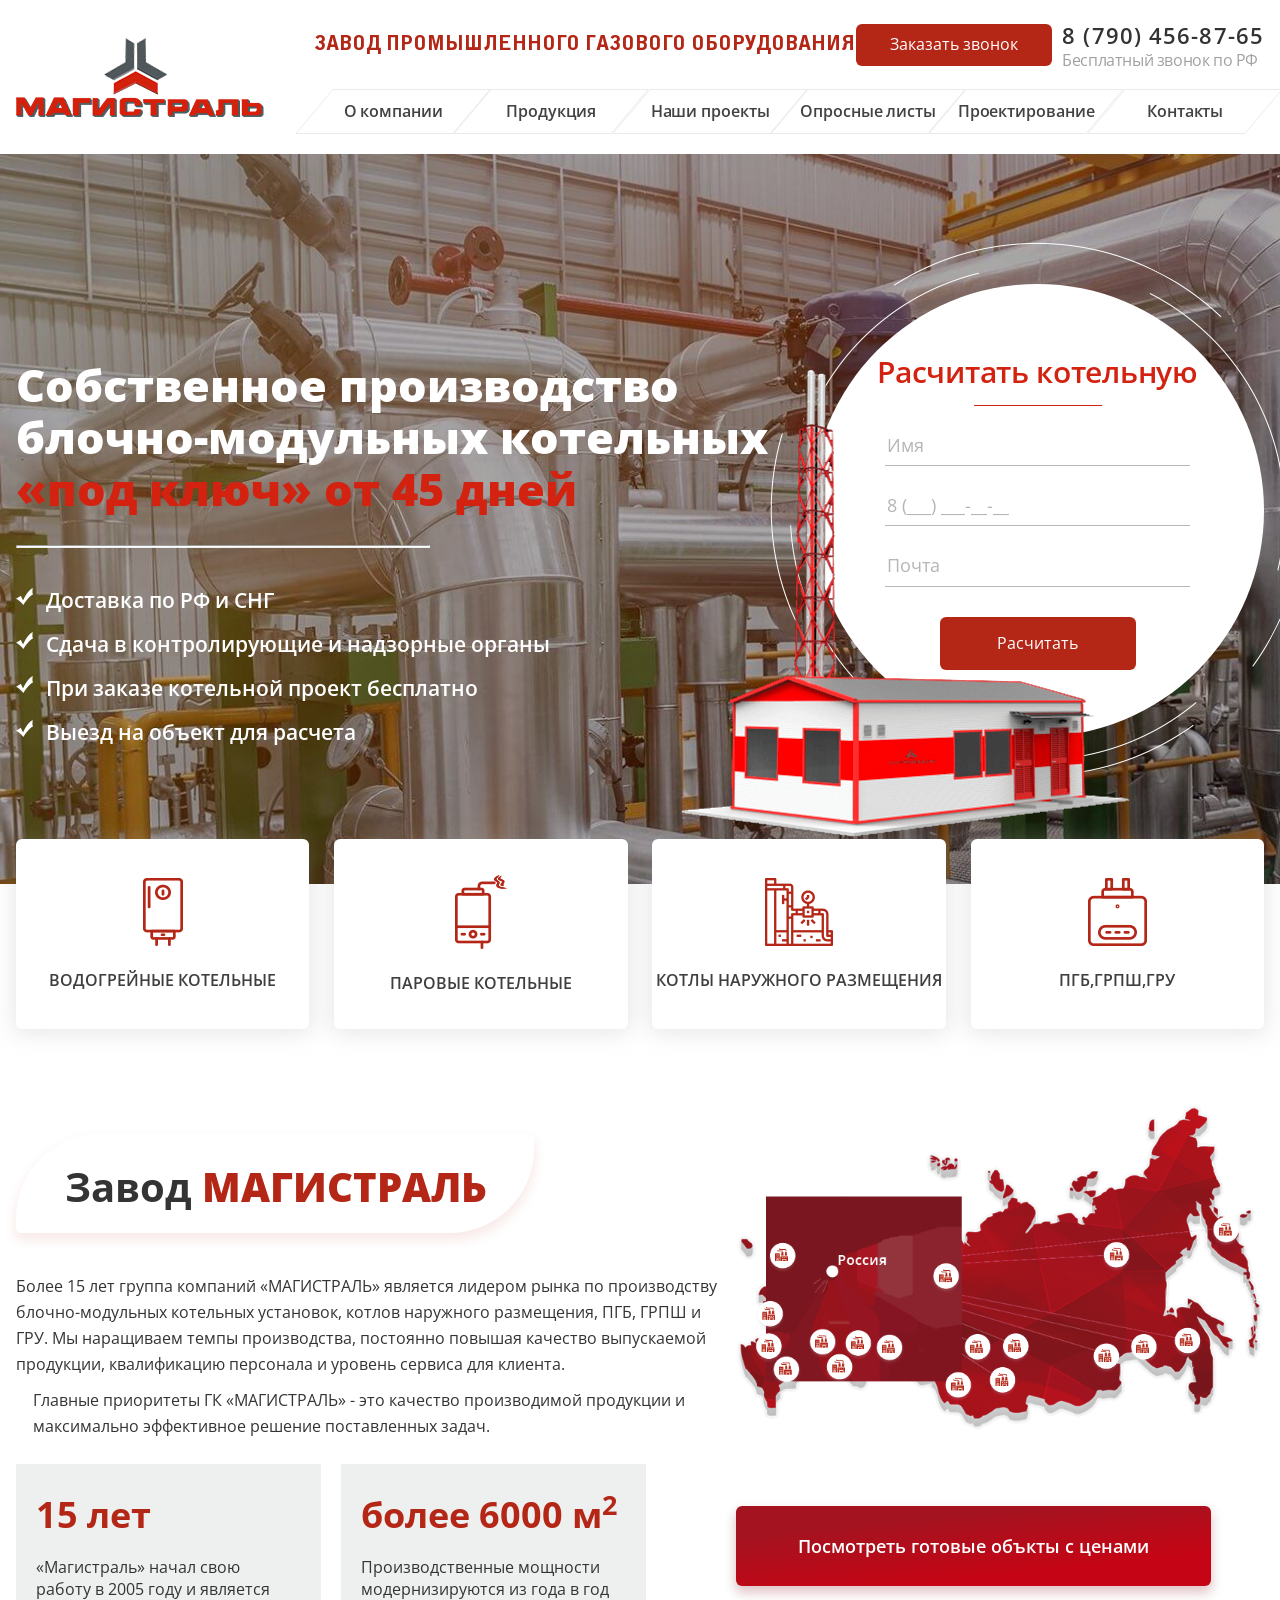
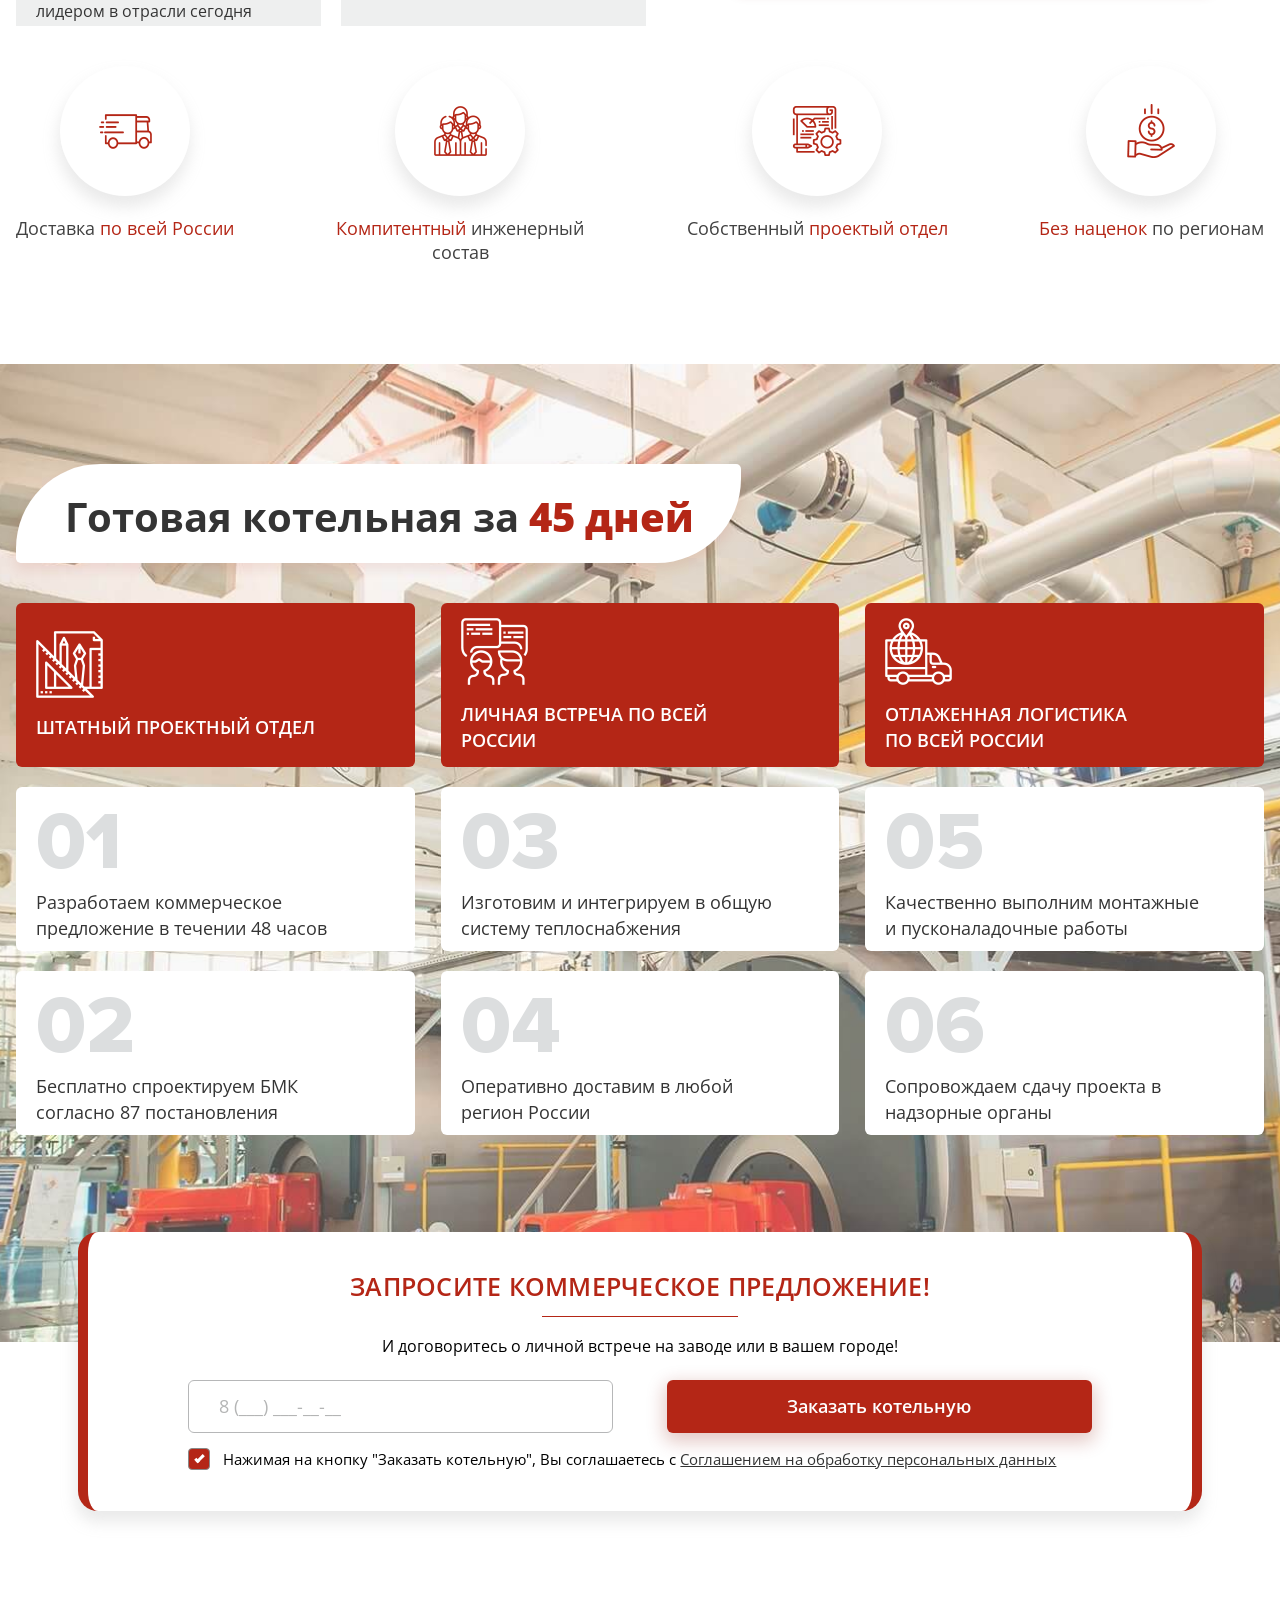
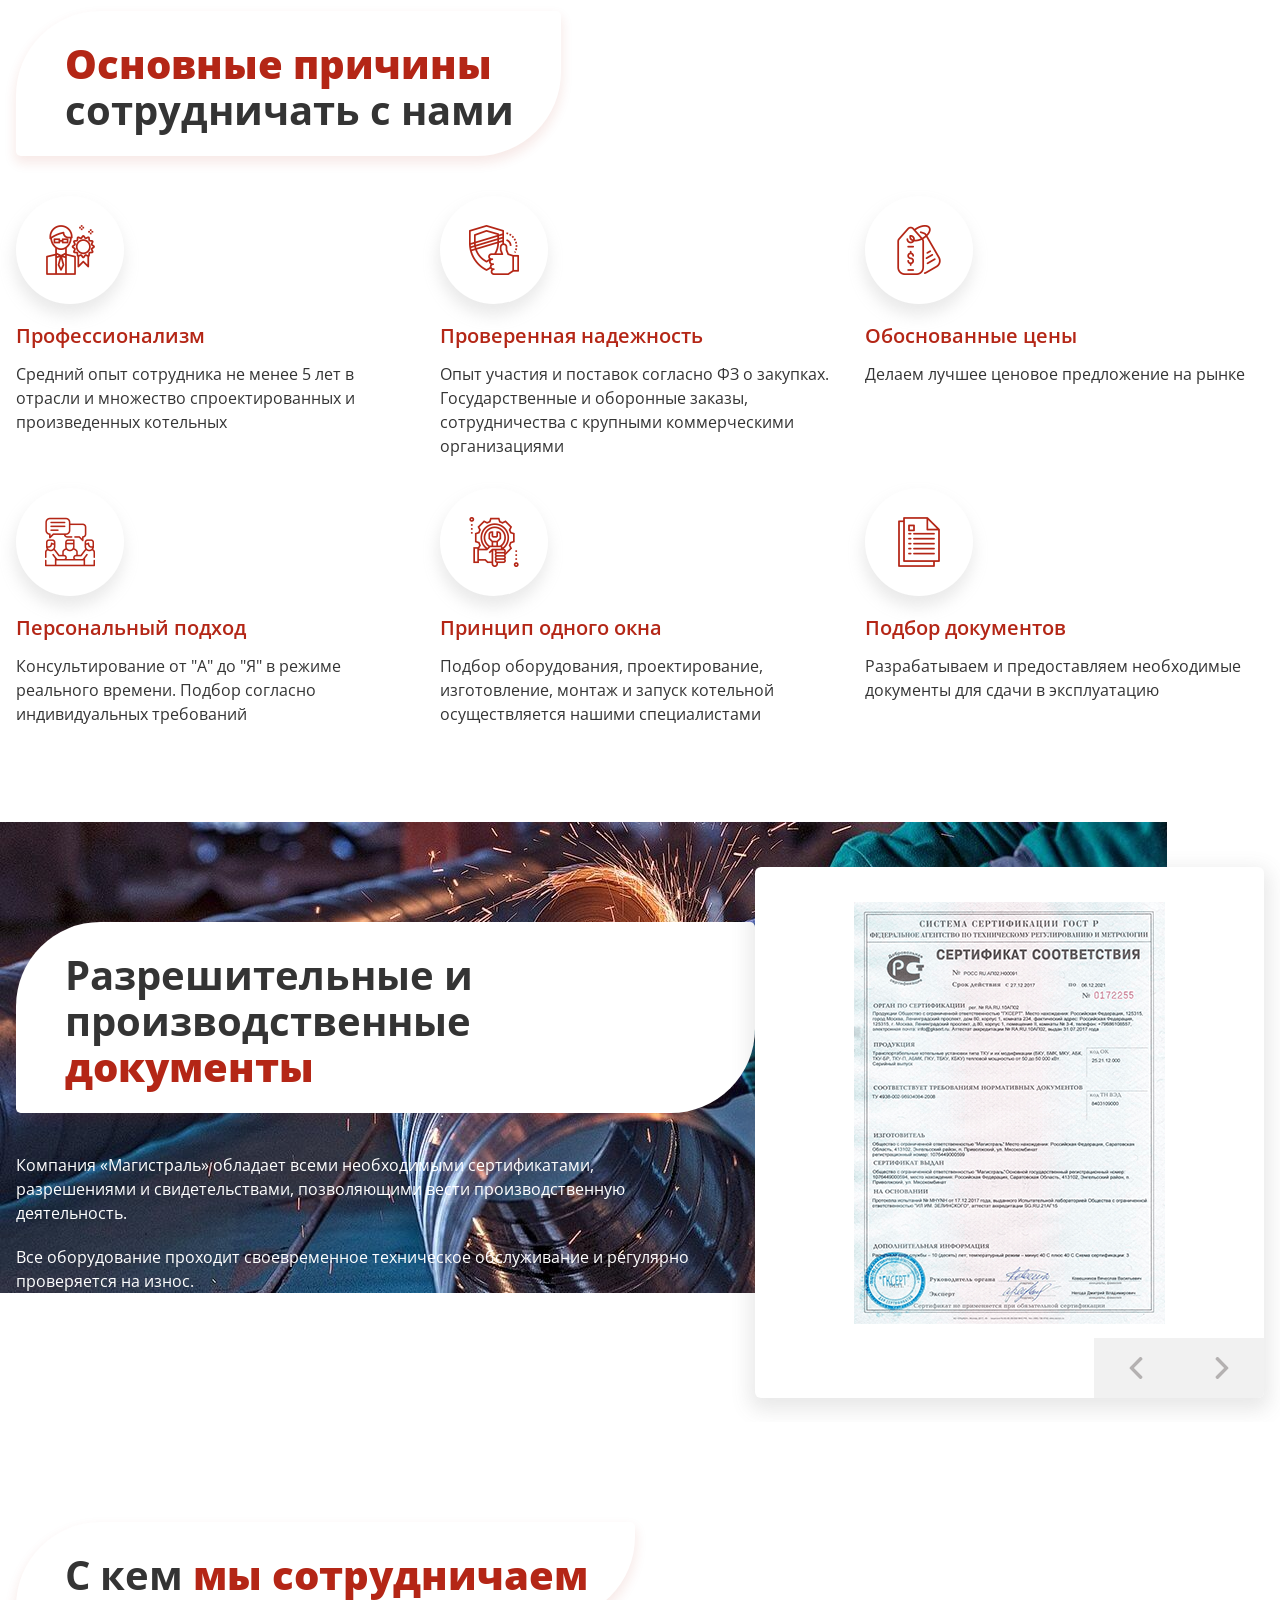
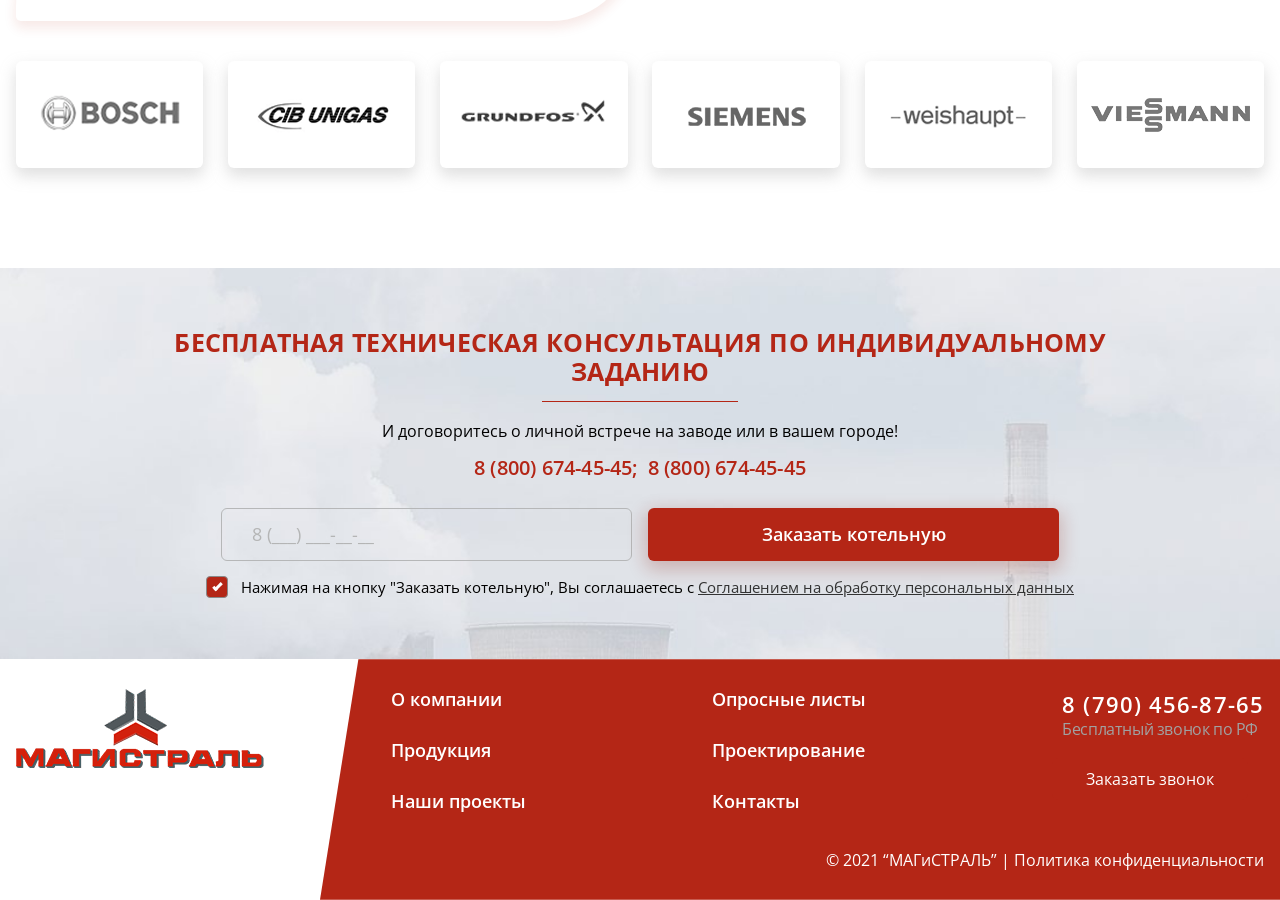
<file: index.html>
<!DOCTYPE html>
<html lang="ru-RU">
  <head>
    <meta charset="utf-8">
    <title>Главная страница</title><!--[if IE]>
    <meta http-equiv="X-UA-Compatible" content="IE = edge"><![endif]-->
    <meta name="viewport" content="width=device-width,initial-scale=1">
    <meta name="keywords" content="">
    <link href="https://fonts.googleapis.com/css2?family=Open+Sans:wght@300;400;600;700;800&amp;display=swap" rel="stylesheet">
    <link rel="stylesheet" type="text/css" href="static/css/styles.min.css"><!--[if lt IE 9]>
    <script src="https://cdnjs.cloudflare.com/ajax/libs/html5shiv/3.7.3/html5shiv-printshiv.min.js"></script><![endif]-->
  </head>
  <body class="index-page">
    <div class="wrapper">
      <header class="header">
        <div class="container">
          <div class="header-wrapper df sb"><span class="top-title">Завод промышленного газового оборудования</span><a class="logo" href="/"><img src="static/images/general/logo.png" alt=""></a>
            <div class="header-left">
              <div class="header-left__top df"><span class="title">Завод промышленного газового оборудования</span><a class="btn" href="#">Заказать звонок</a>
                <div class="header-left__top-phone df fdc"><a href="tel:+77904568765">8 (790) 456-87-65</a><span>Бесплатный звонок по РФ</span></div>
              </div>
              <div class="header-left__bottom">
                <div class="sandwich-wrapper">
                  <div class="sandwich"><span class="sandwich-line"></span></div>
                </div>
                <div class="nav-wrapper">
                  <nav>
                    <ul>
                      <li><a href="/about.html">О компании</a></li>
                      <li><a href="">Продукция</a></li>
                      <li><a href="/projects.html">Наши проекты</a></li>
                      <li><a href="/question.html">Опросные листы</a></li>
                      <li><a href="">Проектирование</a></li>
                      <li><a href="">Контакты</a></li>
                    </ul>
                  </nav><a class="btn btn-mob" href="#">Заказать звонок</a>
                </div>
              </div>
            </div>
          </div>
        </div>
      </header>
      <div class="content">
        <section class="s-banner">
          <div class="container">
            <div class="banner df">
              <div class="banner-left">
                <h1 class="banner-left__title">Собственное производство блочно-модульных котельных <strong>«под ключ» от 45 дней</strong></h1>
                <hr class="line">
                <div class="banner-left__items">
                  <div class="banner-left__item"><img src="static/images/general/ok.png" alt=""><span>Доставка по РФ и СНГ</span></div>
                  <div class="banner-left__item"><img src="static/images/general/ok.png" alt=""><span>Сдача в контролирующие и надзорные органы</span></div>
                  <div class="banner-left__item"><img src="static/images/general/ok.png" alt=""><span>При заказе котельной проект бесплатно</span></div>
                  <div class="banner-left__item"><img src="static/images/general/ok.png" alt=""><span>Выезд на объект для расчета</span></div>
                </div>
              </div>
              <div class="banner-right">
                <form class="form form-banner" action=""><span class="form-banner-title">Расчитать котельную</span>
                  <hr class="form-banner-line">
                  <div class="form-banner-wrapper">
                    <div class="form-banner-group">
                      <input type="text" placeholder="Имя">
                    </div>
                    <div class="form-banner-group">
                      <input type="text" placeholder="8 (___) ___-__-__">
                    </div>
                    <div class="form-banner-group">
                      <input type="text" placeholder="Почта">
                    </div>
                    <div class="form-banner-btn">
                      <button class="btn btn-banner-form">Расчитать </button>
                    </div>
                  </div>
                </form>
              </div>
            </div>
          </div>
        </section>
        <section class="s-plant">
          <div class="container">
            <div class="plant">
              <div class="plant-top df sb">
                <div class="plant-top__item"><img src="static/images/general/p1.png" alt="">
                  <p>Водогрейные котельные</p>
                </div>
                <div class="plant-top__item"><img src="static/images/general/p2.png" alt="">
                  <p>паровые котельные</p>
                </div>
                <div class="plant-top__item"><img src="static/images/general/p3.png" alt="">
                  <p>котлы наружного размещения</p>
                </div>
                <div class="plant-top__item"><img src="static/images/general/p4.png" alt="">
                  <p>ПГБ,ГРПШ,ГРУ</p>
                </div>
              </div>
              <div class="plant-center df sb">
                <div class="plant-center__left">
                  <h2 class="sec-title">Завод <strong>МАГИСТРАЛЬ</strong></h2>
                  <div class="plant-center__left--text">
                    <p>Более 15 лет группа компаний «МАГИСТРАЛЬ» является лидером рынка по производству блочно-модульных котельных установок, котлов наружного размещения, ПГБ, ГРПШ и ГРУ. Мы наращиваем темпы производства, постоянно повышая качество выпускаемой продукции, квалификацию персонала и уровень сервиса для клиента. </p>
                    <p class="pad">Главные приоритеты ГК «МАГИСТРАЛЬ» - это качество производимой продукции и максимально эффективное решение поставленных задач.</p>
                  </div>
                  <div class="plant-center__left--items df">
                    <div class="plant-center__left--item"><span>15 лет</span>
                      <p>«Магистраль» начал свою работу в 2005 году и является лидером в отрасли сегодня</p>
                    </div>
                    <div class="plant-center__left--item"><span>более 6000 м<sup>2</sup></span>
                      <p>Производственные мощности модернизируются из года в год</p>
                    </div>
                  </div>
                </div>
                <div class="plant-center__right"><img src="static/images/general/plant-map.png" alt=""><a class="btn btn-plant" href="/projects.html">Посмотреть готовые объкты с ценами </a></div>
              </div>
              <div class="plant-bottom df sb">
                <div class="plant-bottom__item">
                  <div class="img-circle"><img src="static/images/general/p5.png" alt=""></div>
                  <p>Доставка <strong>по всей России</strong></p>
                </div>
                <div class="plant-bottom__item">
                  <div class="img-circle"><img src="static/images/general/p6.png" alt=""></div>
                  <p><strong>Компитентный</strong> инженерный состав</p>
                </div>
                <div class="plant-bottom__item">
                  <div class="img-circle"><img src="static/images/general/p7.png" alt=""></div>
                  <p>Собственный <strong>проектый отдел</strong></p>
                </div>
                <div class="plant-bottom__item">
                  <div class="img-circle"><img src="static/images/general/p8.png" alt=""></div>
                  <p><strong>Без наценок</strong> по регионам</p>
                </div>
              </div>
            </div>
          </div>
        </section>
        <section class="s-days">
          <div class="container">
            <div class="days">
              <h2 class="sec-title">Готовая котельная за <strong>45 дней</strong></h2>
              <div class="days-wrapper">
                <div class="days-block">
                  <div class="days-item days-item__red"><img src="static/images/general/d1.png" alt=""><span class="title">ШТАТНЫЙ ПРОЕКТНЫЙ ОТДЕЛ</span></div>
                  <div class="days-item"><span class="num">01</span>
                    <p>Разработаем коммерческое предложение в течении 48 часов</p>
                  </div>
                  <div class="days-item"><span class="num">02</span>
                    <p>Бесплатно спроектируем БМК согласно 87 постановления</p>
                  </div>
                </div>
                <div class="days-block">
                  <div class="days-item days-item__red"><img src="static/images/general/d2.png" alt=""><span class="title">ЛИЧНАЯ ВСТРЕЧА ПО ВСЕЙ РОССИИ</span></div>
                  <div class="days-item"><span class="num">03</span>
                    <p>Изготовим и интегрируем в общую систему теплоснабжения</p>
                  </div>
                  <div class="days-item"><span class="num">04</span>
                    <p>Оперативно доставим в любой регион России</p>
                  </div>
                </div>
                <div class="days-block">
                  <div class="days-item days-item__red"><img src="static/images/general/d3.png" alt=""><span class="title">ОТЛАЖЕННАЯ ЛОГИСТИКА<br>ПО ВСЕЙ РОССИИ</span></div>
                  <div class="days-item"><span class="num">05</span>
                    <p>Качественно выполним монтажные и пусконаладочные работы</p>
                  </div>
                  <div class="days-item"><span class="num">06</span>
                    <p>Сопровождаем сдачу проекта в надзорные органы</p>
                  </div>
                </div>
              </div>
            </div>
          </div>
        </section>
        <section class="s-form-b">
          <div class="container">
            <div class="form-b-wrapper">
              <form class="form-b" action="">
                <div class="form-b-items">
                  <h2 class="form-b-title">Запросите коммерческое предложение!</h2>
                  <hr class="form-b-line">
                  <p class="form-b-text">И договоритесь о личной встрече на заводе или в вашем городе!</p>
                  <div class="form-b-group df sb">
                    <div class="form-b-group__block">
                      <input type="text" placeholder="8 (___) ___-__-__">
                    </div>
                    <div class="form-b-group__block">
                      <button class="btn btn-big">Заказать котельную</button>
                    </div>
                  </div>
                  <div class="form-b-radio"><label class="check-container">Нажимая на кнопку "Заказать котельную", Вы соглашаетесь с <a href="">Соглашением на обработку персональных данных</a>
<input type="checkbox" checked="checked">
<span class="checkmark"></span>
</label>
                  </div>
                </div>
              </form>
            </div>
          </div>
        </section>
        <section class="s-why">
          <div class="container">
            <div class="why">
              <h2 class="sec-title"><strong>Основные причины</strong></br> сотрудничать с нами</h2>
              <div class="why-wrapper df sb">
                <div class="why-item">
                  <div class="img-circle"><img src="static/images/general/w1.png" alt=""></div><span class="title">Профессионализм</span>
                  <p>Средний опыт сотрудника не менее 5 лет в отрасли и множество спроектированных и произведенных котельных</p>
                </div>
                <div class="why-item">
                  <div class="img-circle"><img src="static/images/general/w2.png" alt=""></div><span class="title">Проверенная надежность</span>
                  <p>Опыт участия и поставок согласно ФЗ о закупках. Государственные и оборонные заказы, сотрудничества с крупными коммерческими организациями</p>
                </div>
                <div class="why-item">
                  <div class="img-circle"><img src="static/images/general/w3.png" alt=""></div><span class="title">Обоснованные цены</span>
                  <p>Делаем лучшее ценовое предложение на рынке</p>
                </div>
                <div class="why-item">
                  <div class="img-circle"><img src="static/images/general/w4.png" alt=""></div><span class="title">Персональный подход</span>
                  <p>Консультирование от "А" до "Я" в режиме реального времени. Подбор согласно индивидуальных требований</p>
                </div>
                <div class="why-item">
                  <div class="img-circle"><img src="static/images/general/w5.png" alt=""></div><span class="title">Принцип одного окна</span>
                  <p>Подбор оборудования, проектирование, изготовление, монтаж и запуск котельной осуществляется нашими специалистами</p>
                </div>
                <div class="why-item">
                  <div class="img-circle"><img src="static/images/general/w6.png" alt=""></div><span class="title">Подбор документов</span>
                  <p>Разрабатываем и предоставляем необходимые документы для сдачи в эксплуатацию</p>
                </div>
              </div>
            </div>
          </div>
        </section>
        <section class="s-sert">
          <div class="container">
            <div class="sert df sb">
              <div class="sert-left">
                <h2 class="sec-title">Разрешительные и<br> производственные <strong>документы</strong></h2>
                <div class="sert-left__text">
                  <p>Компания «Магистраль» обладает всеми необходимыми сертификатами, разрешениями и свидетельствами, позволяющими вести производственную деятельность.</p>
                  <p>Все оборудование проходит своевременное техническое обслуживание и регулярно проверяется на износ.</p>
                </div>
              </div>
              <div class="sert-right">
                <div class="js-sert-nav">
                  <div class="js-sert-nav__prev prev">
                    <svg class="svg-sprite-icon icon-next prev-arrow">
                      <use xlink:href="static/images/svg/symbol/sprite.svg#next"></use>
                    </svg>
                  </div>
                  <div class="js-sert-nav__next next">
                    <svg class="svg-sprite-icon icon-next next-arrow">
                      <use xlink:href="static/images/svg/symbol/sprite.svg#next"></use>
                    </svg>
                  </div>
                </div>
                <div class="js-sert-slider">
                  <div class="sert-right__img"><img src="static/images/general/sert.png" alt=""></div>
                  <div class="sert-right__img"><img src="static/images/general/sert2.jpg" alt=""></div>
                  <div class="sert-right__img"><img src="static/images/general/sert.png" alt=""></div>
                </div>
              </div>
            </div>
          </div>
        </section>
        <section class="s-partners">
          <div class="container">
            <div class="partners">
              <h2 class="sec-title">С кем <strong>мы сотрудничаем</strong></h2>
              <div class="partners-wrapper df sb">
                <div class="img-circle"><img src="static/images/general/pa1.png" alt=""></div>
                <div class="img-circle"><img src="static/images/general/pa2.png" alt=""></div>
                <div class="img-circle"><img src="static/images/general/pa3.png" alt=""></div>
                <div class="img-circle"><img src="static/images/general/pa4.png" alt=""></div>
                <div class="img-circle"><img src="static/images/general/pa5.png" alt=""></div>
                <div class="img-circle"><img src="static/images/general/pa6.png" alt=""></div>
              </div>
            </div>
          </div>
        </section>
        <section class="s-form-b s-form-b-bottom">
          <div class="container">
            <div class="form-b-wrapper form-b-bottom-wrapper">
              <form class="form-b form-b-bottom" action="">
                <div class="form-b-items">
                  <h2 class="form-b-title">Бесплатная техническая консультация по индивидуальному заданию</h2>
                  <hr class="form-b-line">
                  <p class="form-b-text">И договоритесь о личной встрече на заводе или в вашем городе!</p>
                  <div class="form-b-phones df"><a href="tel:+78006744545">8 (800) 674-45-45;</a><a href="tel:+78006744545">8 (800) 674-45-45</a></div>
                  <div class="form-b-group df sb">
                    <div class="form-b-group__block">
                      <input type="text" placeholder="8 (___) ___-__-__">
                    </div>
                    <div class="form-b-group__block">
                      <button class="btn btn-big">Заказать котельную</button>
                    </div>
                  </div>
                  <div class="form-b-radio"><label class="check-container">Нажимая на кнопку "Заказать котельную", Вы соглашаетесь с <a href="">Соглашением на обработку персональных данных</a>
<input type="checkbox" checked="checked">
<span class="checkmark"></span>
</label>
                  </div>
                </div>
              </form>
            </div>
          </div>
        </section>
      </div>
      <footer class="footer">
        <div class="container">
          <div class="footer-wrapper df">
            <div class="logo"><img src="static/images/general/logo.png" alt=""></div>
            <div class="footer-wrapper-right">
              <div class="footer-wrapper-right__top df sb">
                <div class="footer-wrapper-block">
                  <ul>
                    <li><a href="#">О компании</a></li>
                    <li><a href="#">Продукция</a></li>
                    <li><a href="#">Наши проекты</a></li>
                  </ul>
                </div>
                <div class="footer-wrapper-block">
                  <ul>
                    <li><a href="#">Опросные листы</a></li>
                    <li><a href="#">Проектирование</a></li>
                    <li><a href="#">Контакты</a></li>
                  </ul>
                </div>
                <div class="footer-wrapper-block">
                  <div class="header-left__top-phone df fdc"><a class="phone-footer" href="tel:+77904568765">8 (790) 456-87-65</a><span>Бесплатный звонок по РФ</span></div><a class="btn btn-footer" href="#">Заказать звонок</a>
                </div>
              </div>
              <div class="footer-wrapper-right__bottom">
                <p>© 2021 “МАГиСТРАЛЬ” | <a href="">Политика конфиденциальности</a></p>
              </div>
            </div>
          </div>
        </div>
      </footer>
    </div>
    <script src="static/js/jquery-3.3.1.min.js"></script>
    <script src="static/js/libs.min.js"></script>
    <script src="static/js/main.js"></script>
  </body>
</html>
</file>
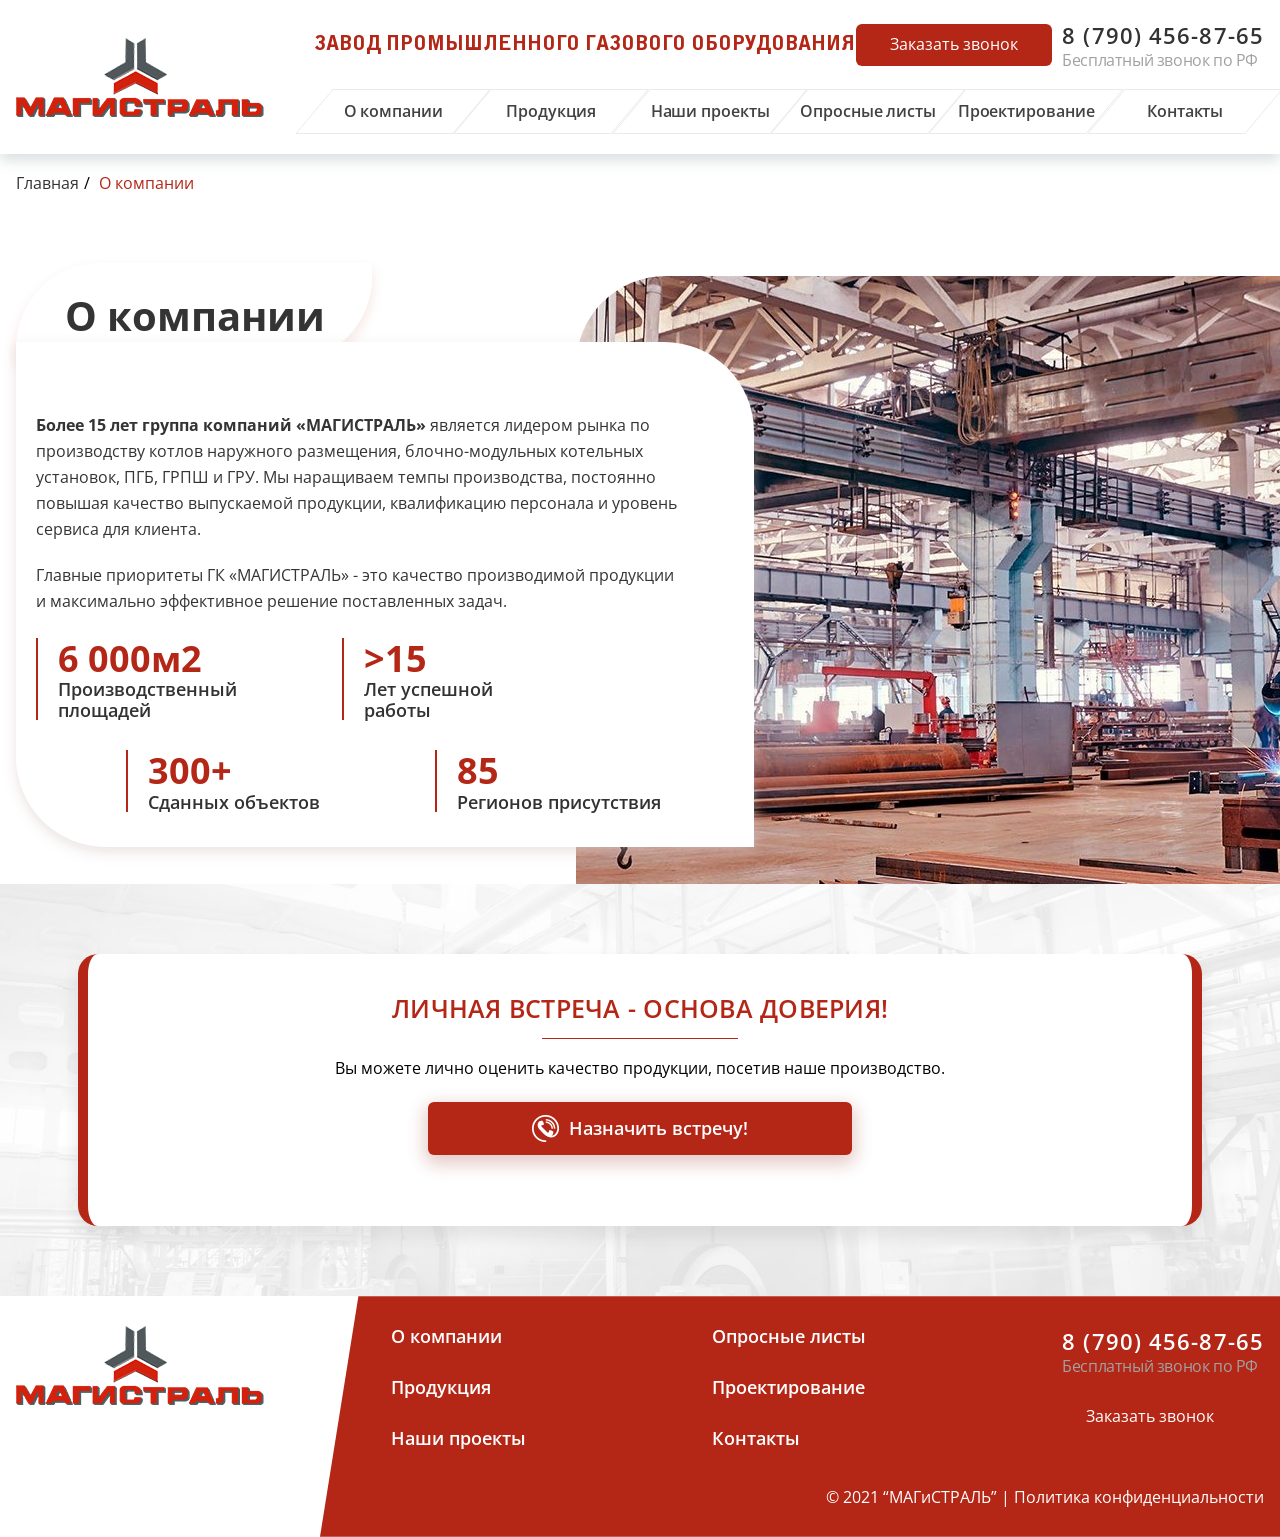
<file: about.html>
<!DOCTYPE html>
<html lang="ru-RU">
  <head>
    <meta charset="utf-8">
    <title>О Компании</title><!--[if IE]>
    <meta http-equiv="X-UA-Compatible" content="IE = edge"><![endif]-->
    <meta name="viewport" content="width=device-width,initial-scale=1">
    <meta name="keywords" content="">
    <link href="https://fonts.googleapis.com/css2?family=Open+Sans:wght@300;400;600;700;800&amp;display=swap" rel="stylesheet">
    <link rel="stylesheet" type="text/css" href="static/css/styles.min.css"><!--[if lt IE 9]>
    <script src="https://cdnjs.cloudflare.com/ajax/libs/html5shiv/3.7.3/html5shiv-printshiv.min.js"></script><![endif]-->
  </head>
  <body class="index-page">
    <div class="wrapper">
      <header class="header">
        <div class="container">
          <div class="header-wrapper df sb"><span class="top-title">Завод промышленного газового оборудования</span><a class="logo" href="/"><img src="static/images/general/logo.png" alt=""></a>
            <div class="header-left">
              <div class="header-left__top df"><span class="title">Завод промышленного газового оборудования</span><a class="btn" href="#">Заказать звонок</a>
                <div class="header-left__top-phone df fdc"><a href="tel:+77904568765">8 (790) 456-87-65</a><span>Бесплатный звонок по РФ</span></div>
              </div>
              <div class="header-left__bottom">
                <div class="sandwich-wrapper">
                  <div class="sandwich"><span class="sandwich-line"></span></div>
                </div>
                <div class="nav-wrapper">
                  <nav>
                    <ul>
                      <li><a href="/about.html">О компании</a></li>
                      <li><a href="">Продукция</a></li>
                      <li><a href="/projects.html">Наши проекты</a></li>
                      <li><a href="/question.html">Опросные листы</a></li>
                      <li><a href="">Проектирование</a></li>
                      <li><a href="">Контакты</a></li>
                    </ul>
                  </nav><a class="btn btn-mob" href="#">Заказать звонок</a>
                </div>
              </div>
            </div>
          </div>
        </div>
      </header>
      <div class="content">
        <section class="s-a-about">
          <div class="container">
            <div class="breadcrambs"><a href="#">Главная</a><span>/ </span><a href="#">О компании</a></div>
            <div class="a-about">
              <h1 class="sec-title">О компании</h1>
              <div class="a-about-wrapper">
                <div class="a-about-text">
                  <p><strong>Более 15 лет группа компаний «МАГИСТРАЛЬ»</strong> является лидером рынка по производству котлов наружного размещения, блочно-модульных котельных установок, ПГБ, ГРПШ и ГРУ. Мы наращиваем темпы производства, постоянно повышая качество выпускаемой продукции, квалификацию персонала и уровень сервиса для клиента. </p>
                  <p>Главные приоритеты ГК «МАГИСТРАЛЬ» - это качество производимой продукции и максимально эффективное решение поставленных задач.</p>
                </div>
                <div class="a-about-items">
                  <div class="a-about-items__top df">
                    <div class="a-about-item"><span>6 000м2</span>
                      <p>Производственный <br>площадей</p>
                    </div>
                    <div class="a-about-item"><span>>15</span>
                      <p>Лет успешной <br>работы</p>
                    </div>
                  </div>
                  <div class="a-about-items__bottom df">
                    <div class="a-about-item"><span>300+</span>
                      <p>Сданных объектов</p>
                    </div>
                    <div class="a-about-item"><span>85</span>
                      <p>Регионов присутствия</p>
                    </div>
                  </div>
                </div>
              </div>
            </div>
          </div>
        </section>
        <section class="s-form-b sa-form-b">
          <div class="container">
            <div class="form-b-wrapper">
              <form class="form-b" action="">
                <div class="form-b-items">
                  <h2 class="form-b-title">Личная встреча - основа доверия!</h2>
                  <hr class="form-b-line">
                  <p class="form-b-text">Вы можете лично оценить качество продукции, посетив наше производство.</p>
                  <div class="form-b-group df sb a-form-b-group__block">
                    <div class="form-b-group__block"><a class="btn btn-big btn-big-call" href="#"><img src="static/images/general/phone.png" alt=""><span>Назначить встречу!</span></a></div>
                  </div>
                </div>
              </form>
            </div>
          </div>
        </section>
      </div>
      <footer class="footer">
        <div class="container">
          <div class="footer-wrapper df">
            <div class="logo"><img src="static/images/general/logo.png" alt=""></div>
            <div class="footer-wrapper-right">
              <div class="footer-wrapper-right__top df sb">
                <div class="footer-wrapper-block">
                  <ul>
                    <li><a href="#">О компании</a></li>
                    <li><a href="#">Продукция</a></li>
                    <li><a href="#">Наши проекты</a></li>
                  </ul>
                </div>
                <div class="footer-wrapper-block">
                  <ul>
                    <li><a href="#">Опросные листы</a></li>
                    <li><a href="#">Проектирование</a></li>
                    <li><a href="#">Контакты</a></li>
                  </ul>
                </div>
                <div class="footer-wrapper-block">
                  <div class="header-left__top-phone df fdc"><a class="phone-footer" href="tel:+77904568765">8 (790) 456-87-65</a><span>Бесплатный звонок по РФ</span></div><a class="btn btn-footer" href="#">Заказать звонок</a>
                </div>
              </div>
              <div class="footer-wrapper-right__bottom">
                <p>© 2021 “МАГиСТРАЛЬ” | <a href="">Политика конфиденциальности</a></p>
              </div>
            </div>
          </div>
        </div>
      </footer>
    </div>
    <script src="static/js/jquery-3.3.1.min.js"></script>
    <script src="static/js/libs.min.js"></script>
    <script src="static/js/main.js"></script>
  </body>
</html>
</file>
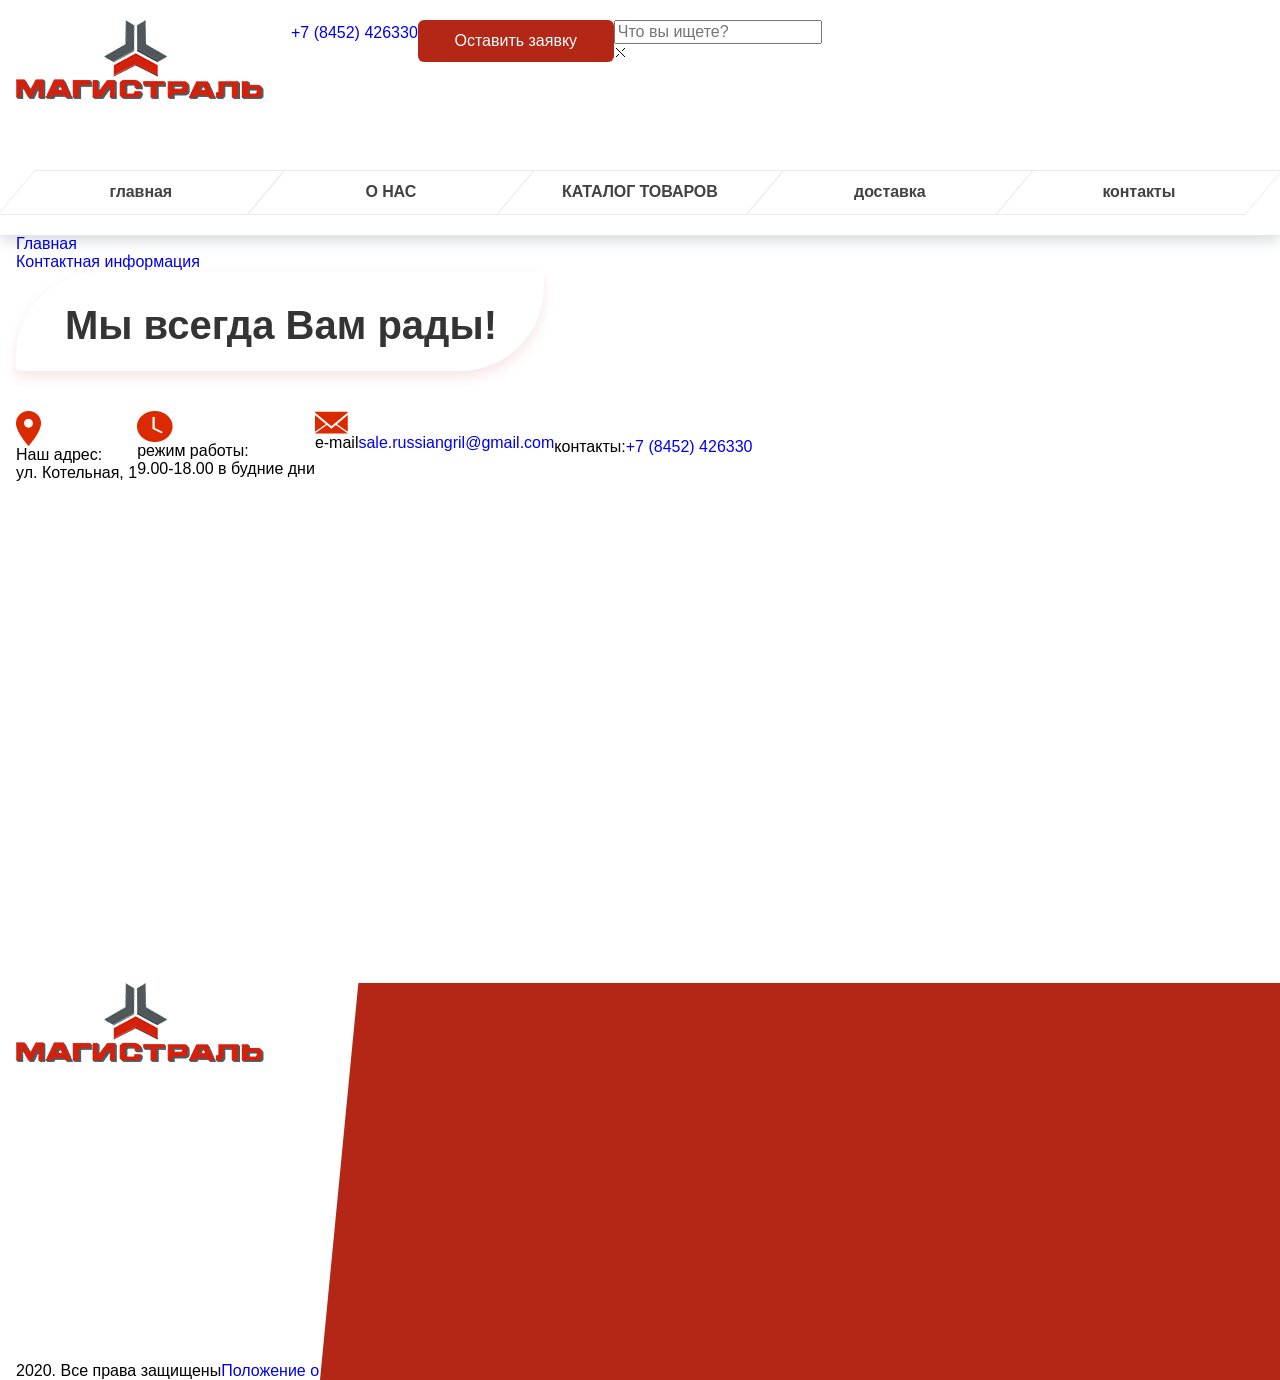
<file: contacts.html>
<!DOCTYPE html>
<html lang="ru-RU">
  <head>
    <meta charset="utf-8">
    <title>Контакты</title><!--[if IE]>
    <meta http-equiv="X-UA-Compatible" content="IE = edge"><![endif]-->
    <meta name="viewport" content="width=device-width,initial-scale=1">
    <meta name="keywords" content="">
    <link rel="stylesheet" type="text/css" href="static/css/styles.min.css"><!--[if lt IE 9]>
    <script src="https://cdnjs.cloudflare.com/ajax/libs/html5shiv/3.7.3/html5shiv-printshiv.min.js"></script><![endif]-->
  </head>
  <body class="index-page">
    <div class="wrapper">
      <header class="header">
        <div class="container">
          <div class="header-top df df-sp"><a class="logo" href="index.html"><img src="static/images/general/logo.png" alt=""></a>
            <div class="header-top__info df">
              <div class="header-top__phone"><a href="tel:+78452426330"><img src="static/images/general/phone.png" alt=""><span>+7 (8452) 426330</span></a></div>
              <div class="header-top__wrapper df"><a class="btn btn-border popup-modal" href="#test-modal">Оставить заявку</a>
                <div class="form-search__wrapper">
                  <form class="form-search">
                    <input type="search" method="get" title="Что вы ищете?" placeholder="Что вы ищете?">
                  </form><span class="form-search__close">&#9932;</span>
                </div>
                <div class="search">
                  <svg class="svg-sprite-icon icon-search search-icon">
                    <use xlink:href="static/images/svg/symbol/sprite.svg#search"></use>
                  </svg>
                </div>
              </div>
            </div>
          </div>
        </div>
        <div class="header-bottom">
          <div class="container">
            <div class="sandwich"><span class="sandwich-line"></span></div>
            <div class="nav-wrapper">
              <nav class="nav">
                <ul>
                  <li><a href="index.html">главная</a></li>
                  <li><a href="page-about.html">О НАС</a></li>
                  <li class="drop-down-li"><a href="page-catalog.html">КАТАЛОГ ТОВАРОВ</a>
                    <div class="drop-down-li__b">
                      <svg class="svg-sprite-icon icon-ar drop-down-li-ar">
                        <use xlink:href="static/images/svg/symbol/sprite.svg#ar"></use>
                      </svg>
                    </div>
                    <div class="drop-down__wrapper">
                      <ul class="drop-down">
                        <li><a href="page-simpleCat.html">мангалы</a></li>
                        <li><a href="#">коптильни</a></li>
                        <li><a href="#">печи барбекю</a></li>
                        <li><a href="#">гриль</a></li>
                        <li><a href="#">садовая мебель</a></li>
                        <li><a href="#">аксессуары</a></li>
                      </ul>
                    </div>
                  </li>
                  <li><a href="#">доставка</a></li>
                  <li><a href="contacts.html">контакты</a></li>
                </ul>
              </nav>
            </div>
          </div>
        </div>
      </header>
      <div class="content">
        <section class="s-contacts bl sp-sec">
          <div class="container">
            <div class="breadcrumbs"><a href="#">Главная</a>
              <div class="breadcrumbs-mark"></div><a href="#">Контактная информация</a>
            </div>
            <div class="contacts">
              <div class="contacts-titles bb">
                <h1 class="sec-title sec-title__w">Мы всегда Вам рады!</h1>
              </div>
              <div class="contacts-info df df-sp">
                <div class="contacts-item">
                  <div class="contacts-item__img"><img src="static/images/general/loc.png" alt=""></div>
                  <div class="contacts-item__text"><span class="tiitle">Наш адрес:</span>
                    <p class="decr">ул. Котельная, 1</p>
                  </div>
                </div>
                <div class="contacts-item">
                  <div class="contacts-item__img"><img src="static/images/general/time.png" alt=""></div>
                  <div class="contacts-item__text"><span class="tiitle">режим работы:</span>
                    <p class="decr descr-time">9.00-18.00 в будние дни</p>
                  </div>
                </div>
                <div class="contacts-item">
                  <div class="contacts-item__img"><img src="static/images/general/mail.png" alt=""></div>
                  <div class="contacts-item__text"><span class="tiitle">e-mail</span><a class="decr decr-link" href="mailto:sale.russiangril@gmail.com">sale.russiangril@gmail.com</a></div>
                </div>
                <div class="contacts-item">
                  <div class="contacts-item__img"><img src="static/images/general/phone.png" alt=""></div>
                  <div class="contacts-item__text"><span class="tiitle">контакты:</span><a class="decr decr-link" href="tel:+78452426330">+7 (8452) 426330</a></div>
                </div>
              </div>
            </div>
          </div><iframe src="https://yandex.ru/map-widget/v1/?um=constructor%3A22551eb4e1112753aab31857ff1368d84257e462e6cd4fbe30153bb93b7a1a7a&amp;source=constructor" width="100%" height="500" frameborder="0"></iframe>
        </section>
      </div>
      <footer class="footer">
        <div class="container">
          <div class="footer-top df df-sp">
            <div class="footer-top__left">
              <div class="logo"><img src="static/images/general/logo.png" alt=""></div>
              <div class="footer-top__social"><a href="#">
                  <svg class="svg-sprite-icon icon-vk footer-top__icon">
                    <use xlink:href="static/images/svg/symbol/sprite.svg#vk"></use>
                  </svg></a><a href="#">
                  <svg class="svg-sprite-icon icon-face footer-top__icon">
                    <use xlink:href="static/images/svg/symbol/sprite.svg#face"></use>
                  </svg></a><a href="#">
                  <svg class="svg-sprite-icon icon-inst footer-top__icon footer-top__inst">
                    <use xlink:href="static/images/svg/symbol/sprite.svg#inst"></use>
                  </svg></a><a href="#">
                  <svg class="svg-sprite-icon icon-mm footer-top__icon">
                    <use xlink:href="static/images/svg/symbol/sprite.svg#mm"></use>
                  </svg></a></div>
            </div>
            <div class="footer-top__right"><span class="title">Информация</span>
              <ul>
                <li><a href="page-about.html">О компании</a></li>
                <li><a href="#">Доставка и оплата</a></li>
                <li><a href="contacts.html">Контакты</a></li>
              </ul>
            </div>
          </div>
          <div class="footer-bottom df">
            <p>2020. Все права защищены</p>
            <div class="footer-bottom__pol"> <a href="#">Положение о персональных данных</a><a href="#">Политика конфиденциальности</a><a href="#">Пользовательское соглашение</a></div>
          </div>
        </div>
      </footer>
      <div class="mfp-hide mfp-inline-holder white-popup-block" id="test-modal">
        <div class="test-modal">
          <form class="form-js form-js1" enctype="multipart/form-data" method="post" id="form-js1">
            <div class="form-js1-wrap">
              <div class="sec-title">Оставить заявку</div>
              <p>Если Вы заинтересовались нашей продукцией, то Вы можете оставить заявку и мы свяжемся с Вами для совершения заказа.</p>
              <div class="form-js1-input">
                <input class="form-js1-text input-text" type="text" name="nameFF" placeholder="Ваше имя...">
              </div>
              <div class="form-js1-input">
                <input class="input-text mask validate" type="text" name="telFF" placeholder="Номер телефона...">
              </div>
              <div class="form-js1-input">
                <input class="form-js1-text input-text" type="text" name="townFF" placeholder="Город доставки">
              </div>
              <div class="form-js1-btnW">
                <div class="popup-form__btn">
                  <div class="button btn form-button btn-grey"><span>Подписаться</span></div>
                  <input class="button-submit" type="submit">
                  <input class="form-metka" type="hidden" name="metkaFF" value>
                  <input class="form-city" type="hidden" name="cityFF" value>
                </div>
                <div class="popup-form__check popup-form__check--test">Нажимая на кнопку "Отправить" я соглашаюсь с <a href="/Polozhenie.pdf" rel="nofollow">Положением о персональных данных</a>, <a href="/Politika.pdf" rel="nofollow">Политикой конфиденциальности</a> и <a href="/Soglashenie.pdf" rel="nofollow">Пользовательским соглашением</a>.
                  <label class="confidencial__checked">
                    <input type="checkbox" name="checked" value="Согласен" checked><span></span>
                  </label>
                </div>
              </div>
            </div>
          </form>
          <div class="popup-form--wrap form-ok form-js1-ok">
            <div class="popup-form__title">Спасибо<br> за обращение</div>
            <div class="popup-form__desc">Менеджер свяжется с вами по указанному номеру<br> в ближайшее время.</div>
          </div>
        </div>
      </div>
    </div>
    <script src="static/js/jquery-3.3.1.min.js"></script>
    <script src="static/js/libs.min.js"></script>
    <script src="static/js/main.js"></script>
  </body>
</html>
</file>
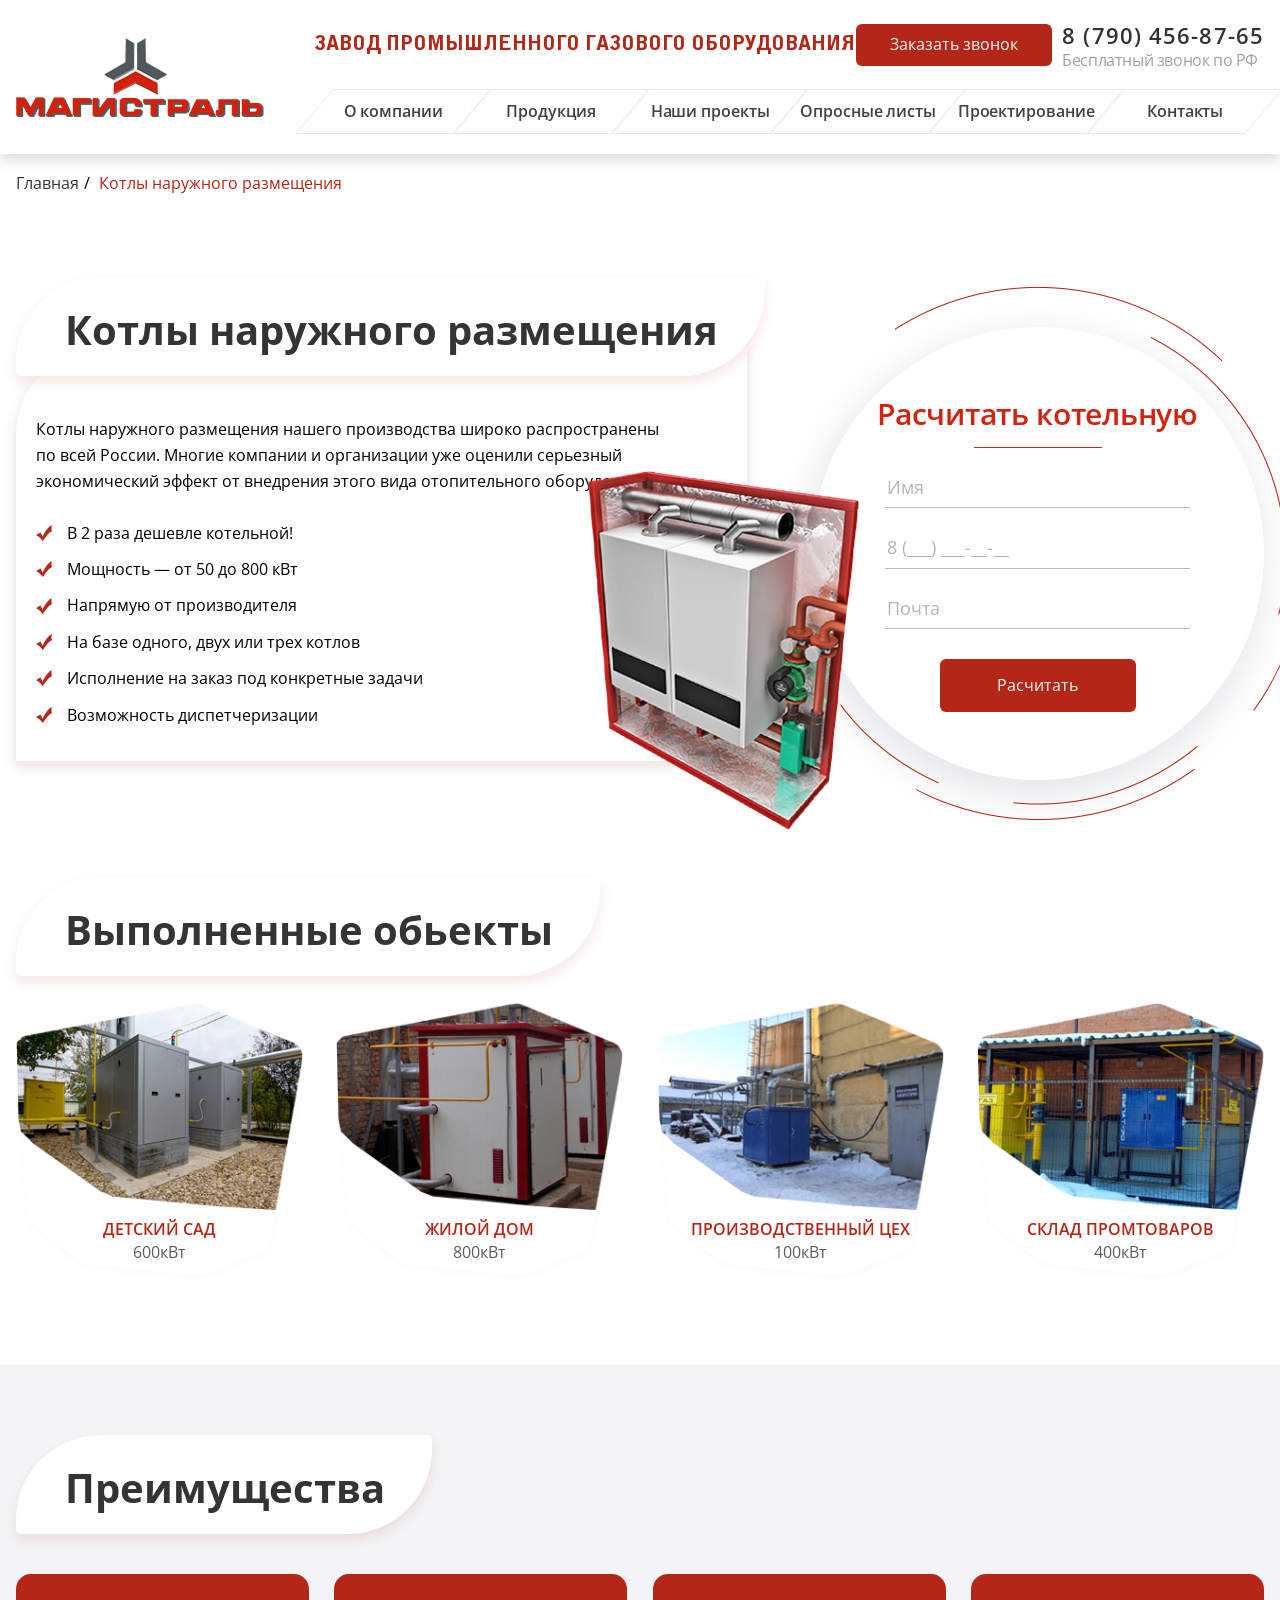
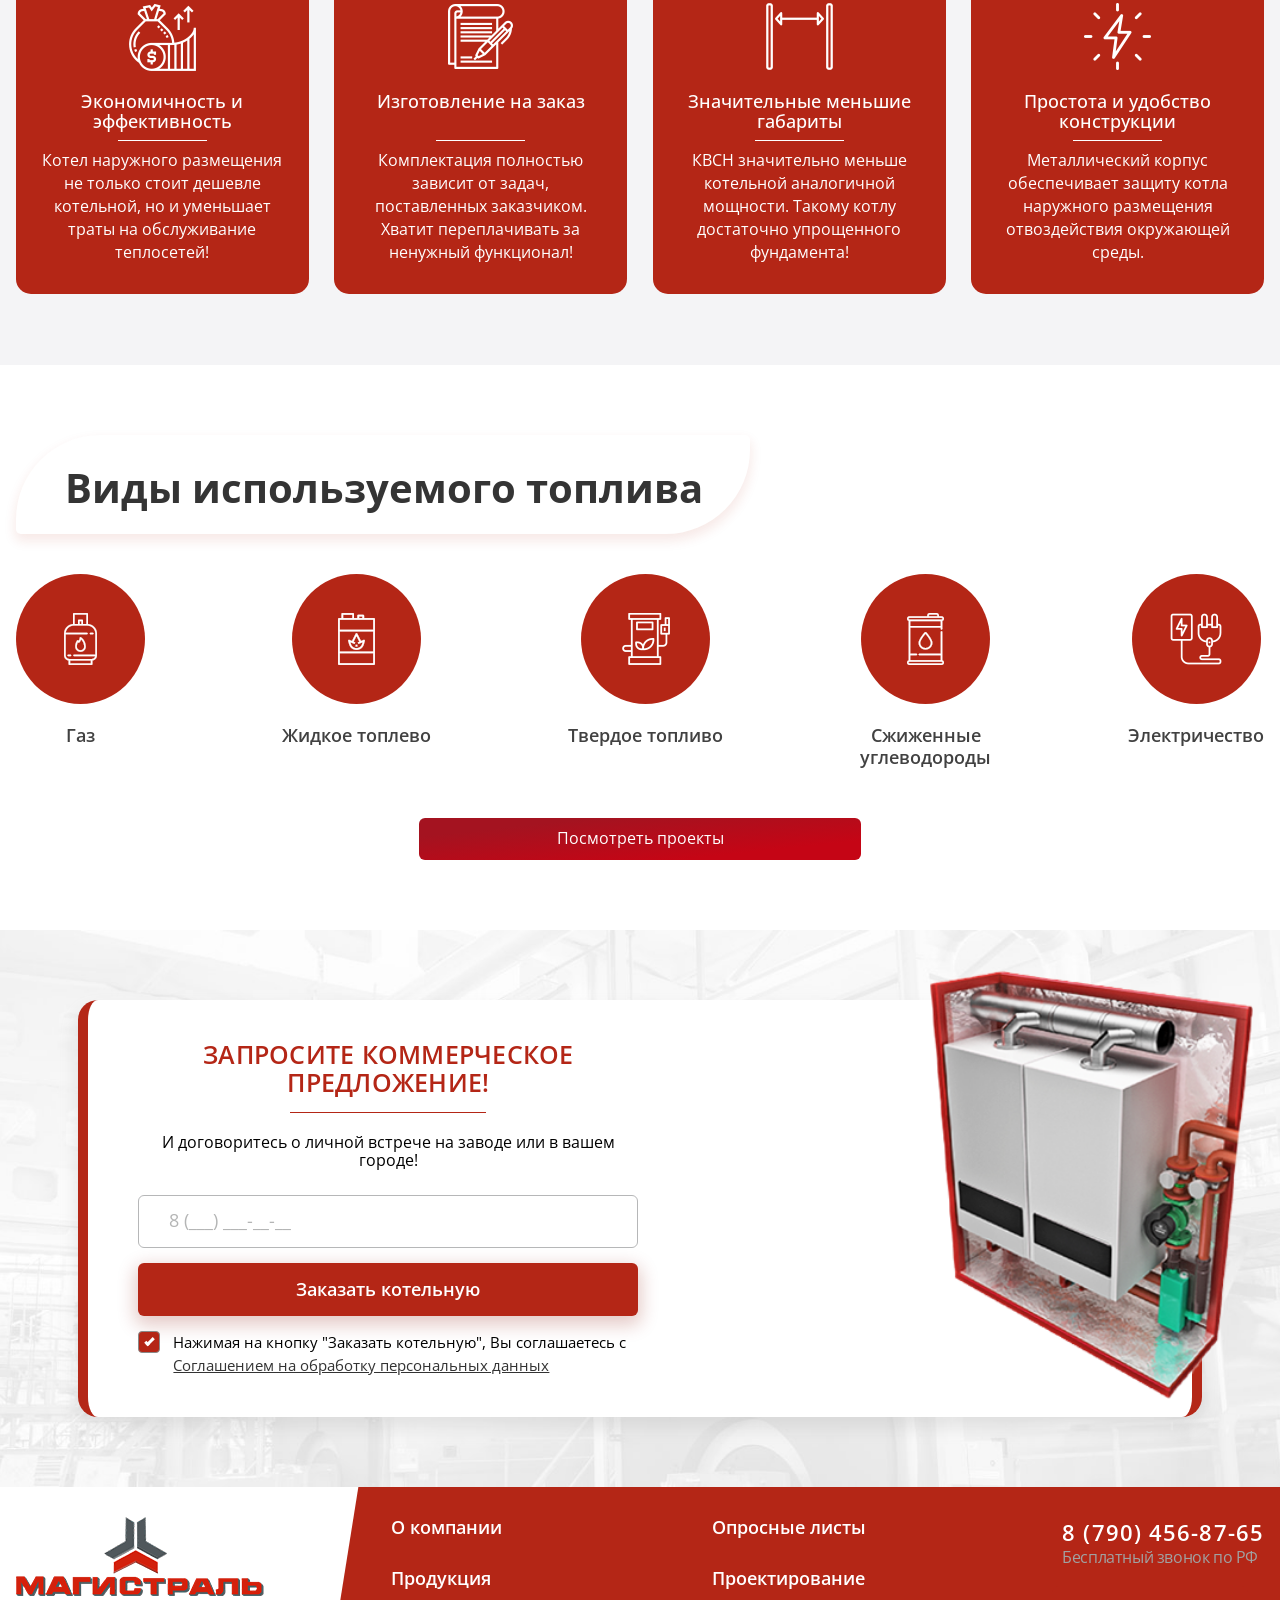
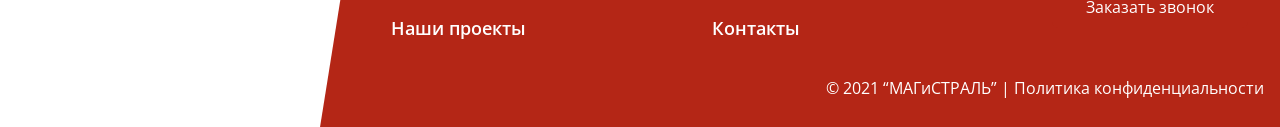
<file: outdoor.html>
<!DOCTYPE html>
<html lang="ru-RU">
  <head>
    <meta charset="utf-8">
    <title>Котлы наружного размещения</title><!--[if IE]>
    <meta http-equiv="X-UA-Compatible" content="IE = edge"><![endif]-->
    <meta name="viewport" content="width=device-width,initial-scale=1">
    <meta name="keywords" content="">
    <link href="https://fonts.googleapis.com/css2?family=Open+Sans:wght@300;400;600;700;800&amp;display=swap" rel="stylesheet">
    <link rel="stylesheet" type="text/css" href="static/css/styles.min.css"><!--[if lt IE 9]>
    <script src="https://cdnjs.cloudflare.com/ajax/libs/html5shiv/3.7.3/html5shiv-printshiv.min.js"></script><![endif]-->
  </head>
  <body class="index-page">
    <div class="wrapper">
      <header class="header">
        <div class="container">
          <div class="header-wrapper df sb"><span class="top-title">Завод промышленного газового оборудования</span><a class="logo" href="/"><img src="static/images/general/logo.png" alt=""></a>
            <div class="header-left">
              <div class="header-left__top df"><span class="title">Завод промышленного газового оборудования</span><a class="btn" href="#">Заказать звонок</a>
                <div class="header-left__top-phone df fdc"><a href="tel:+77904568765">8 (790) 456-87-65</a><span>Бесплатный звонок по РФ</span></div>
              </div>
              <div class="header-left__bottom">
                <div class="sandwich-wrapper">
                  <div class="sandwich"><span class="sandwich-line"></span></div>
                </div>
                <div class="nav-wrapper">
                  <nav>
                    <ul>
                      <li><a href="/about.html">О компании</a></li>
                      <li><a href="">Продукция</a></li>
                      <li><a href="/projects.html">Наши проекты</a></li>
                      <li><a href="/question.html">Опросные листы</a></li>
                      <li><a href="">Проектирование</a></li>
                      <li><a href="">Контакты</a></li>
                    </ul>
                  </nav><a class="btn btn-mob" href="#">Заказать звонок</a>
                </div>
              </div>
            </div>
          </div>
        </div>
      </header>
      <div class="content">
        <section class="s-steam s-outdoor">
          <div class="container">
            <div class="breadcrambs"><a href="#">Главная</a><span>/ </span><a href="#">Котлы наружного размещения</a></div>
            <div class="steam outdoor">
              <div class="steam-wrapper df outdoor-wrapper">
                <div class="steam-text outdoor-text">
                  <h1 class="sec-title">Котлы наружного размещения</h1>
                  <div class="steam-text__wrapper">
                    <div class="steam-text__p">
                      <p>Котлы наружного размещения нашего производства широко распространены по всей России. Многие компании и организации уже оценили серьезный экономический эффект от внедрения этого вида отопительного оборудования.</p>
                    </div>
                    <div class="steam-items">
                      <div class="steam-item"><img src="static/images/general/ok1.png" alt=""><span>В 2 раза дешевле котельной!</span></div>
                      <div class="steam-item"><img src="static/images/general/ok1.png" alt=""><span>Мощность — от 50 до 800 кВт</span></div>
                      <div class="steam-item"><img src="static/images/general/ok1.png" alt=""><span>Напрямую от производителя</span></div>
                      <div class="steam-item"><img src="static/images/general/ok1.png" alt=""><span>На базе одного, двух или трех котлов</span></div>
                      <div class="steam-item"><img src="static/images/general/ok1.png" alt=""><span>Исполнение на заказ под конкретные задачи</span></div>
                      <div class="steam-item"><img src="static/images/general/ok1.png" alt=""><span>Возможность диспетчеризации</span></div>
                    </div>
                  </div>
                </div>
                <div class="banner-right steam-right outdoor-right">
                  <form class="form form-banner form-banner__smoke form-float form-banner__outdoor" action="">
                    <div class="form-float__img"><img src="static/images/general/redF.png" alt=""></div><span class="form-banner-title">Расчитать котельную</span>
                    <hr class="form-banner-line">
                    <div class="form-banner-wrapper">
                      <div class="form-banner-group">
                        <input type="text" placeholder="Имя">
                      </div>
                      <div class="form-banner-group">
                        <input type="text" placeholder="8 (___) ___-__-__">
                      </div>
                      <div class="form-banner-group">
                        <input type="text" placeholder="Почта">
                      </div>
                      <div class="form-banner-btn">
                        <button class="btn btn-banner-form">Расчитать </button>
                      </div>
                    </div>
                  </form>
                </div>
              </div>
            </div>
          </div>
        </section>
        <section class="s-done-projects">
          <div class="container">
            <h2 class="sec-title">Выполненные обьекты</h2>
            <div class="done-projects df sb">
              <div class="done-projects__item">
                <div class="done-projects__item--img"><img src="static/images/general/dkot1.png" alt=""></div>
                <div class="done-projects__item--text"><span class="title">Детский сад</span>
                  <p class="town">600кВт</p>
                </div>
              </div>
              <div class="done-projects__item">
                <div class="done-projects__item--img"><img src="static/images/general/dkot2.png" alt=""></div>
                <div class="done-projects__item--text"><span class="title">Жилой дом</span>
                  <p class="town">800кВт</p>
                </div>
              </div>
              <div class="done-projects__item">
                <div class="done-projects__item--img"><img src="static/images/general/dkot3.png" alt=""></div>
                <div class="done-projects__item--text"><span class="title">Производственный цех</span>
                  <p class="town">100кВт</p>
                </div>
              </div>
              <div class="done-projects__item">
                <div class="done-projects__item--img"><img src="static/images/general/dkot4.png" alt=""></div>
                <div class="done-projects__item--text"><span class="title">Склад промтоваров</span>
                  <p class="town">400кВт</p>
                </div>
              </div>
            </div>
          </div>
        </section>
        <section class="s-advantage">
          <div class="container">
            <div class="advantage">
              <h2 class="sec-title">Преимущества</h2>
              <div class="advantage-items">
                <div class="advantage-item">
                  <div class="advantage-item__img"><img src="static/images/general/ad1.png" alt=""></div>
                  <div class="advantage-item__text"><span class="title">Экономичность и эффективность</span>
                    <hr class="line">
                    <p>Котел наружного размещения не только стоит дешевле котельной, но и уменьшает траты на обслуживание теплосетей!</p>
                  </div>
                </div>
                <div class="advantage-item">
                  <div class="advantage-item__img"><img src="static/images/general/ad2.png" alt=""></div>
                  <div class="advantage-item__text"><span class="title">Изготовление на заказ</span>
                    <hr class="line">
                    <p>Комплектация полностью зависит от задач, поставленных заказчиком. Хватит переплачивать за ненужный функционал!</p>
                  </div>
                </div>
                <div class="advantage-item">
                  <div class="advantage-item__img"><img src="static/images/general/ad3.png" alt=""></div>
                  <div class="advantage-item__text"><span class="title">Значительные меньшие габариты</span>
                    <hr class="line">
                    <p>КВСН значительно меньше котельной аналогичной мощности. Такому котлу достаточно упрощенного фундамента!</p>
                  </div>
                </div>
                <div class="advantage-item">
                  <div class="advantage-item__img"><img src="static/images/general/ad4.png" alt=""></div>
                  <div class="advantage-item__text"><span class="title">Простота и удобство конструкции</span>
                    <hr class="line">
                    <p>Металлический корпус обеспечивает защиту котла наружного размещения отвоздействия окружающей среды.</p>
                  </div>
                </div>
              </div>
            </div>
          </div>
        </section>
        <section class="s-fiel">
          <div class="container">
            <div class="fiel">
              <h2 class="sec-title">Виды используемого топлива</h2>
              <div class="fiel-items df sb">
                <div class="fiel-item">
                  <div class="fiel-item__img"><img src="static/images/general/f1.png" alt=""></div>
                  <p>Газ</p>
                </div>
                <div class="fiel-item">
                  <div class="fiel-item__img"><img src="static/images/general/f2.png" alt=""></div>
                  <p>Жидкое топлево</p>
                </div>
                <div class="fiel-item">
                  <div class="fiel-item__img"><img src="static/images/general/f3.png" alt=""></div>
                  <p>Твердое топливо</p>
                </div>
                <div class="fiel-item">
                  <div class="fiel-item__img"><img src="static/images/general/f4.png" alt=""></div>
                  <p>Сжиженные<br> углеводороды</p>
                </div>
                <div class="fiel-item">
                  <div class="fiel-item__img"><img src="static/images/general/f5.png" alt=""></div>
                  <p>Электричество</p>
                </div>
              </div>
              <div class="fiel-btn"><a class="btn btn-fiel" href="/projects.html">Посмотреть проекты</a></div>
            </div>
          </div>
        </section>
        <section class="s-form-b sa-form-b">
          <div class="container">
            <div class="form-b-wrapper">
              <form class="form-b form-img" action="">
                <div class="form-b-items">
                  <h2 class="form-b-title">Запросите коммерческое предложение!</h2>
                  <hr class="form-b-line">
                  <p class="form-b-text">И договоритесь о личной встрече на заводе или в вашем городе!</p>
                  <div class="form-b-group df sb">
                    <div class="form-b-group__block">
                      <input type="text" placeholder="8 (___) ___-__-__">
                    </div>
                    <div class="form-b-group__block">
                      <button class="btn btn-big">Заказать котельную</button>
                    </div>
                  </div>
                  <div class="form-b-radio"><label class="check-container">Нажимая на кнопку "Заказать котельную", Вы соглашаетесь с <a href="">Соглашением на обработку персональных данных</a>
<input type="checkbox" checked="checked">
<span class="checkmark"></span>
</label>
                  </div>
                </div>
                <div class="form-img__wrapper outdoor-img__wrapper"><img src="static/images/general/ph.png" alt=""></div>
              </form>
            </div>
          </div>
        </section>
      </div>
      <footer class="footer">
        <div class="container">
          <div class="footer-wrapper df">
            <div class="logo"><img src="static/images/general/logo.png" alt=""></div>
            <div class="footer-wrapper-right">
              <div class="footer-wrapper-right__top df sb">
                <div class="footer-wrapper-block">
                  <ul>
                    <li><a href="#">О компании</a></li>
                    <li><a href="#">Продукция</a></li>
                    <li><a href="#">Наши проекты</a></li>
                  </ul>
                </div>
                <div class="footer-wrapper-block">
                  <ul>
                    <li><a href="#">Опросные листы</a></li>
                    <li><a href="#">Проектирование</a></li>
                    <li><a href="#">Контакты</a></li>
                  </ul>
                </div>
                <div class="footer-wrapper-block">
                  <div class="header-left__top-phone df fdc"><a class="phone-footer" href="tel:+77904568765">8 (790) 456-87-65</a><span>Бесплатный звонок по РФ</span></div><a class="btn btn-footer" href="#">Заказать звонок</a>
                </div>
              </div>
              <div class="footer-wrapper-right__bottom">
                <p>© 2021 “МАГиСТРАЛЬ” | <a href="">Политика конфиденциальности</a></p>
              </div>
            </div>
          </div>
        </div>
      </footer>
    </div>
    <script src="static/js/jquery-3.3.1.min.js"></script>
    <script src="static/js/libs.min.js"></script>
    <script src="static/js/main.js"></script>
  </body>
</html>
</file>
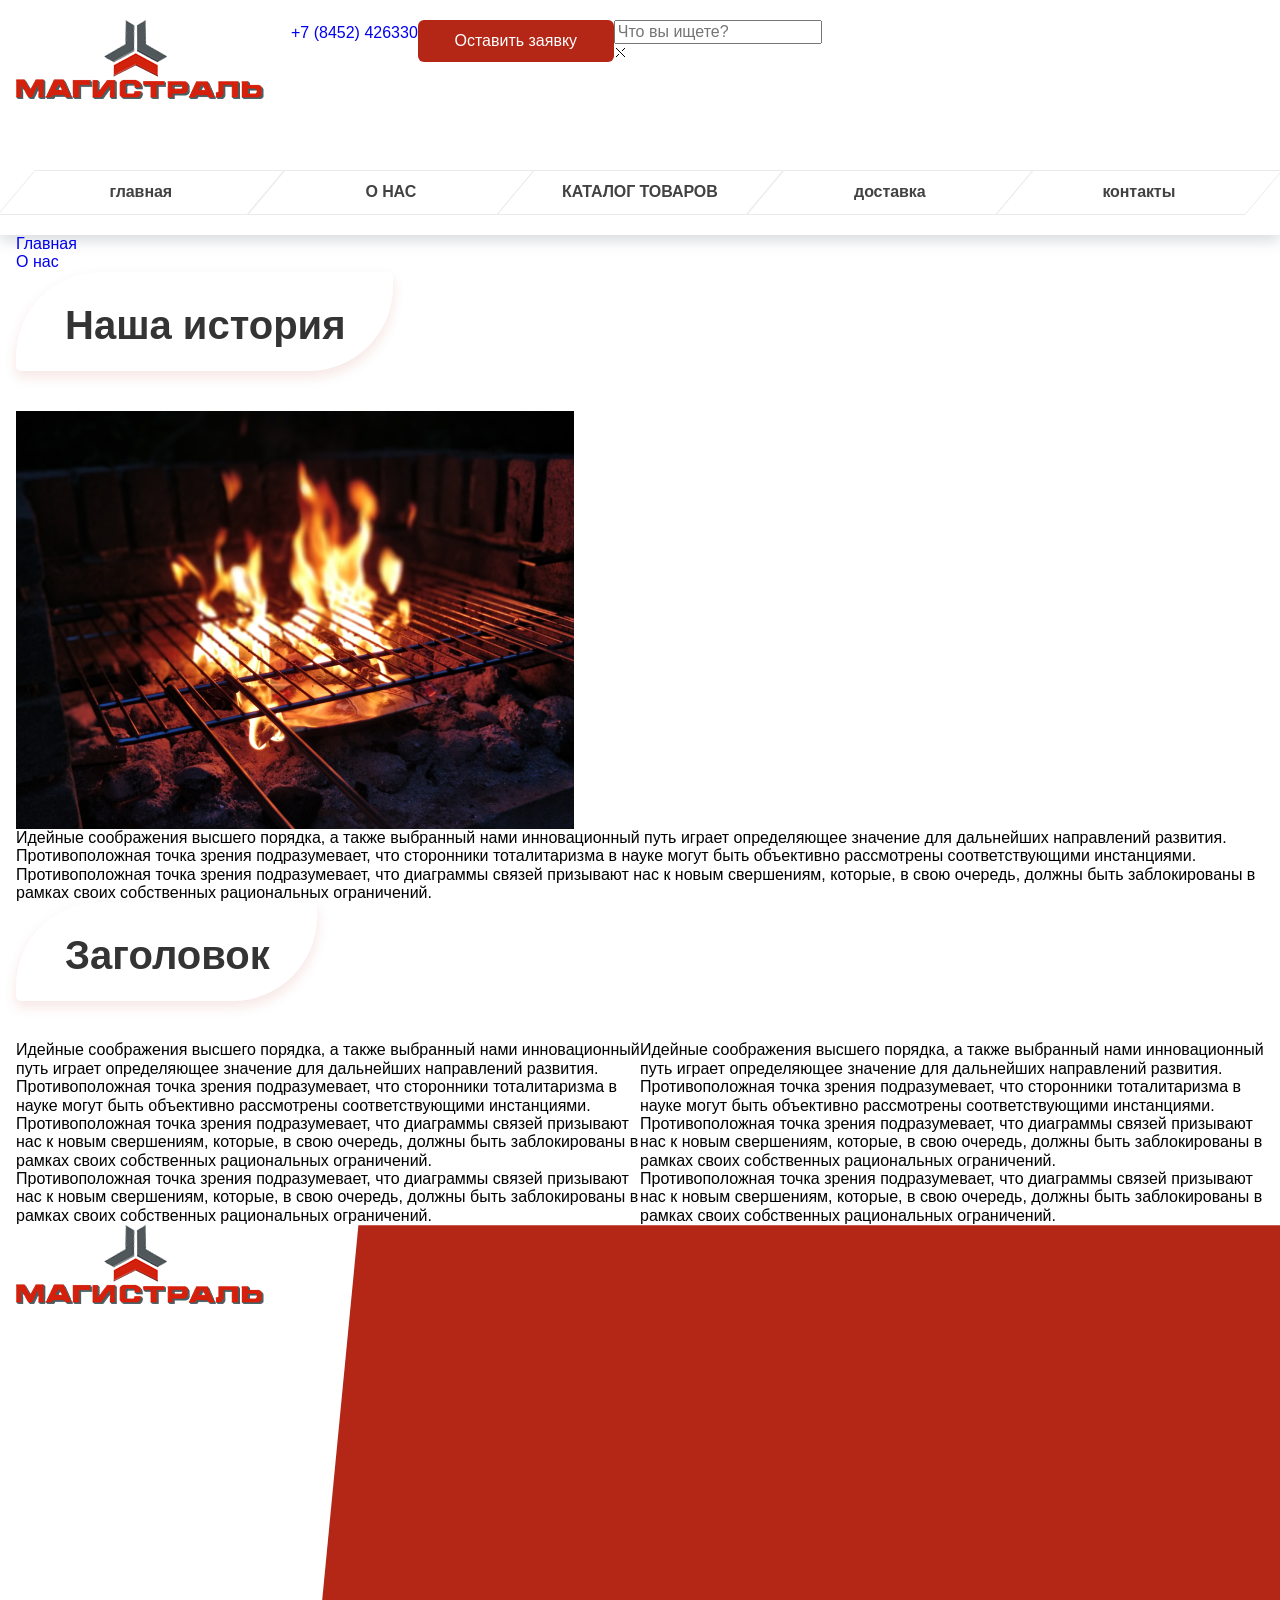
<file: page-about.html>
<!DOCTYPE html>
<html lang="ru-RU">
  <head>
    <meta charset="utf-8">
    <title>О нас</title><!--[if IE]>
    <meta http-equiv="X-UA-Compatible" content="IE = edge"><![endif]-->
    <meta name="viewport" content="width=device-width,initial-scale=1">
    <meta name="keywords" content="">
    <link rel="stylesheet" type="text/css" href="static/css/styles.min.css"><!--[if lt IE 9]>
    <script src="https://cdnjs.cloudflare.com/ajax/libs/html5shiv/3.7.3/html5shiv-printshiv.min.js"></script><![endif]-->
  </head>
  <body class="index-page">
    <div class="wrapper">
      <header class="header">
        <div class="container">
          <div class="header-top df df-sp"><a class="logo" href="index.html"><img src="static/images/general/logo.png" alt=""></a>
            <div class="header-top__info df">
              <div class="header-top__phone"><a href="tel:+78452426330"><img src="static/images/general/phone.png" alt=""><span>+7 (8452) 426330</span></a></div>
              <div class="header-top__wrapper df"><a class="btn btn-border popup-modal" href="#test-modal">Оставить заявку</a>
                <div class="form-search__wrapper">
                  <form class="form-search">
                    <input type="search" method="get" title="Что вы ищете?" placeholder="Что вы ищете?">
                  </form><span class="form-search__close">&#9932;</span>
                </div>
                <div class="search">
                  <svg class="svg-sprite-icon icon-search search-icon">
                    <use xlink:href="static/images/svg/symbol/sprite.svg#search"></use>
                  </svg>
                </div>
              </div>
            </div>
          </div>
        </div>
        <div class="header-bottom">
          <div class="container">
            <div class="sandwich"><span class="sandwich-line"></span></div>
            <div class="nav-wrapper">
              <nav class="nav">
                <ul>
                  <li><a href="index.html">главная</a></li>
                  <li><a href="page-about.html">О НАС</a></li>
                  <li class="drop-down-li"><a href="page-catalog.html">КАТАЛОГ ТОВАРОВ</a>
                    <div class="drop-down-li__b">
                      <svg class="svg-sprite-icon icon-ar drop-down-li-ar">
                        <use xlink:href="static/images/svg/symbol/sprite.svg#ar"></use>
                      </svg>
                    </div>
                    <div class="drop-down__wrapper">
                      <ul class="drop-down">
                        <li><a href="page-simpleCat.html">мангалы</a></li>
                        <li><a href="#">коптильни</a></li>
                        <li><a href="#">печи барбекю</a></li>
                        <li><a href="#">гриль</a></li>
                        <li><a href="#">садовая мебель</a></li>
                        <li><a href="#">аксессуары</a></li>
                      </ul>
                    </div>
                  </li>
                  <li><a href="#">доставка</a></li>
                  <li><a href="contacts.html">контакты</a></li>
                </ul>
              </nav>
            </div>
          </div>
        </div>
      </header>
      <div class="content">
        <section class="s-p-about bl">
          <div class="p-about">
            <div class="container">
              <div class="breadcrumbs"><a href="#">Главная</a>
                <div class="breadcrumbs-mark"></div><a href="#">О нас</a>
              </div>
              <div class="p-about-wrapper df df-sp">
                <div class="p-about-left">
                  <h1 class="sec-title">Наша история</h1>
                  <div class="p-about-left__img"><img src="static/images/general/about.jpg" alt=""></div>
                  <div class="p-about-text">
                    <p>Идейные соображения высшего порядка, а также выбранный нами инновационный путь играет определяющее значение для дальнейших направлений развития.</p>
                    <p>Противоположная точка зрения подразумевает, что сторонники тоталитаризма в науке могут быть объективно рассмотрены соответствующими инстанциями. Противоположная точка зрения подразумевает, что диаграммы связей призывают нас к новым свершениям, которые, в свою очередь, должны быть заблокированы в рамках своих собственных рациональных ограничений.</p>
                  </div>
                </div>
              </div>
            </div>
          </div>
        </section>
        <section class="s-aboutFront">
          <div class="container">
            <div class="aboutFront">
              <h2 class="sec-title">Заголовок</h2>
              <div class="aboutFront-descr df df-sp">
                <div class="aboutFront-block">
                  <p>Идейные соображения высшего порядка, а также выбранный нами инновационный путь играет определяющее значение для дальнейших направлений развития. Противоположная точка зрения подразумевает, что сторонники тоталитаризма в науке могут быть объективно рассмотрены соответствующими инстанциями. Противоположная точка зрения подразумевает, что диаграммы связей призывают нас к новым свершениям, которые, в свою очередь, должны быть заблокированы в рамках своих собственных рациональных ограничений.</p>
                  <p>Противоположная точка зрения подразумевает, что диаграммы связей призывают нас к новым свершениям, которые, в свою очередь, должны быть заблокированы в рамках своих собственных рациональных ограничений.</p>
                </div>
                <div class="aboutFront-block">
                  <p>Идейные соображения высшего порядка, а также выбранный нами инновационный путь играет определяющее значение для дальнейших направлений развития. Противоположная точка зрения подразумевает, что сторонники тоталитаризма в науке могут быть объективно рассмотрены соответствующими инстанциями. Противоположная точка зрения подразумевает, что диаграммы связей призывают нас к новым свершениям, которые, в свою очередь, должны быть заблокированы в рамках своих собственных рациональных ограничений.</p>
                  <p>Противоположная точка зрения подразумевает, что диаграммы связей призывают нас к новым свершениям, которые, в свою очередь, должны быть заблокированы в рамках своих собственных рациональных ограничений.</p>
                </div>
              </div>
            </div>
          </div>
        </section>
      </div>
      <footer class="footer">
        <div class="container">
          <div class="footer-top df df-sp">
            <div class="footer-top__left">
              <div class="logo"><img src="static/images/general/logo.png" alt=""></div>
              <div class="footer-top__social"><a href="#">
                  <svg class="svg-sprite-icon icon-vk footer-top__icon">
                    <use xlink:href="static/images/svg/symbol/sprite.svg#vk"></use>
                  </svg></a><a href="#">
                  <svg class="svg-sprite-icon icon-face footer-top__icon">
                    <use xlink:href="static/images/svg/symbol/sprite.svg#face"></use>
                  </svg></a><a href="#">
                  <svg class="svg-sprite-icon icon-inst footer-top__icon footer-top__inst">
                    <use xlink:href="static/images/svg/symbol/sprite.svg#inst"></use>
                  </svg></a><a href="#">
                  <svg class="svg-sprite-icon icon-mm footer-top__icon">
                    <use xlink:href="static/images/svg/symbol/sprite.svg#mm"></use>
                  </svg></a></div>
            </div>
            <div class="footer-top__right"><span class="title">Информация</span>
              <ul>
                <li><a href="page-about.html">О компании</a></li>
                <li><a href="#">Доставка и оплата</a></li>
                <li><a href="contacts.html">Контакты</a></li>
              </ul>
            </div>
          </div>
          <div class="footer-bottom df">
            <p>2020. Все права защищены</p>
            <div class="footer-bottom__pol"> <a href="#">Положение о персональных данных</a><a href="#">Политика конфиденциальности</a><a href="#">Пользовательское соглашение</a></div>
          </div>
        </div>
      </footer>
      <div class="mfp-hide mfp-inline-holder white-popup-block" id="test-modal">
        <div class="test-modal">
          <form class="form-js form-js1" enctype="multipart/form-data" method="post" id="form-js1">
            <div class="form-js1-wrap">
              <div class="sec-title">Оставить заявку</div>
              <p>Если Вы заинтересовались нашей продукцией, то Вы можете оставить заявку и мы свяжемся с Вами для совершения заказа.</p>
              <div class="form-js1-input">
                <input class="form-js1-text input-text" type="text" name="nameFF" placeholder="Ваше имя...">
              </div>
              <div class="form-js1-input">
                <input class="input-text mask validate" type="text" name="telFF" placeholder="Номер телефона...">
              </div>
              <div class="form-js1-input">
                <input class="form-js1-text input-text" type="text" name="townFF" placeholder="Город доставки">
              </div>
              <div class="form-js1-btnW">
                <div class="popup-form__btn">
                  <div class="button btn form-button btn-grey"><span>Подписаться</span></div>
                  <input class="button-submit" type="submit">
                  <input class="form-metka" type="hidden" name="metkaFF" value>
                  <input class="form-city" type="hidden" name="cityFF" value>
                </div>
                <div class="popup-form__check popup-form__check--test">Нажимая на кнопку "Отправить" я соглашаюсь с <a href="/Polozhenie.pdf" rel="nofollow">Положением о персональных данных</a>, <a href="/Politika.pdf" rel="nofollow">Политикой конфиденциальности</a> и <a href="/Soglashenie.pdf" rel="nofollow">Пользовательским соглашением</a>.
                  <label class="confidencial__checked">
                    <input type="checkbox" name="checked" value="Согласен" checked><span></span>
                  </label>
                </div>
              </div>
            </div>
          </form>
          <div class="popup-form--wrap form-ok form-js1-ok">
            <div class="popup-form__title">Спасибо<br> за обращение</div>
            <div class="popup-form__desc">Менеджер свяжется с вами по указанному номеру<br> в ближайшее время.</div>
          </div>
        </div>
      </div>
    </div>
    <script src="static/js/jquery-3.3.1.min.js"></script>
    <script src="static/js/libs.min.js"></script>
    <script src="static/js/main.js"></script>
  </body>
</html>
</file>
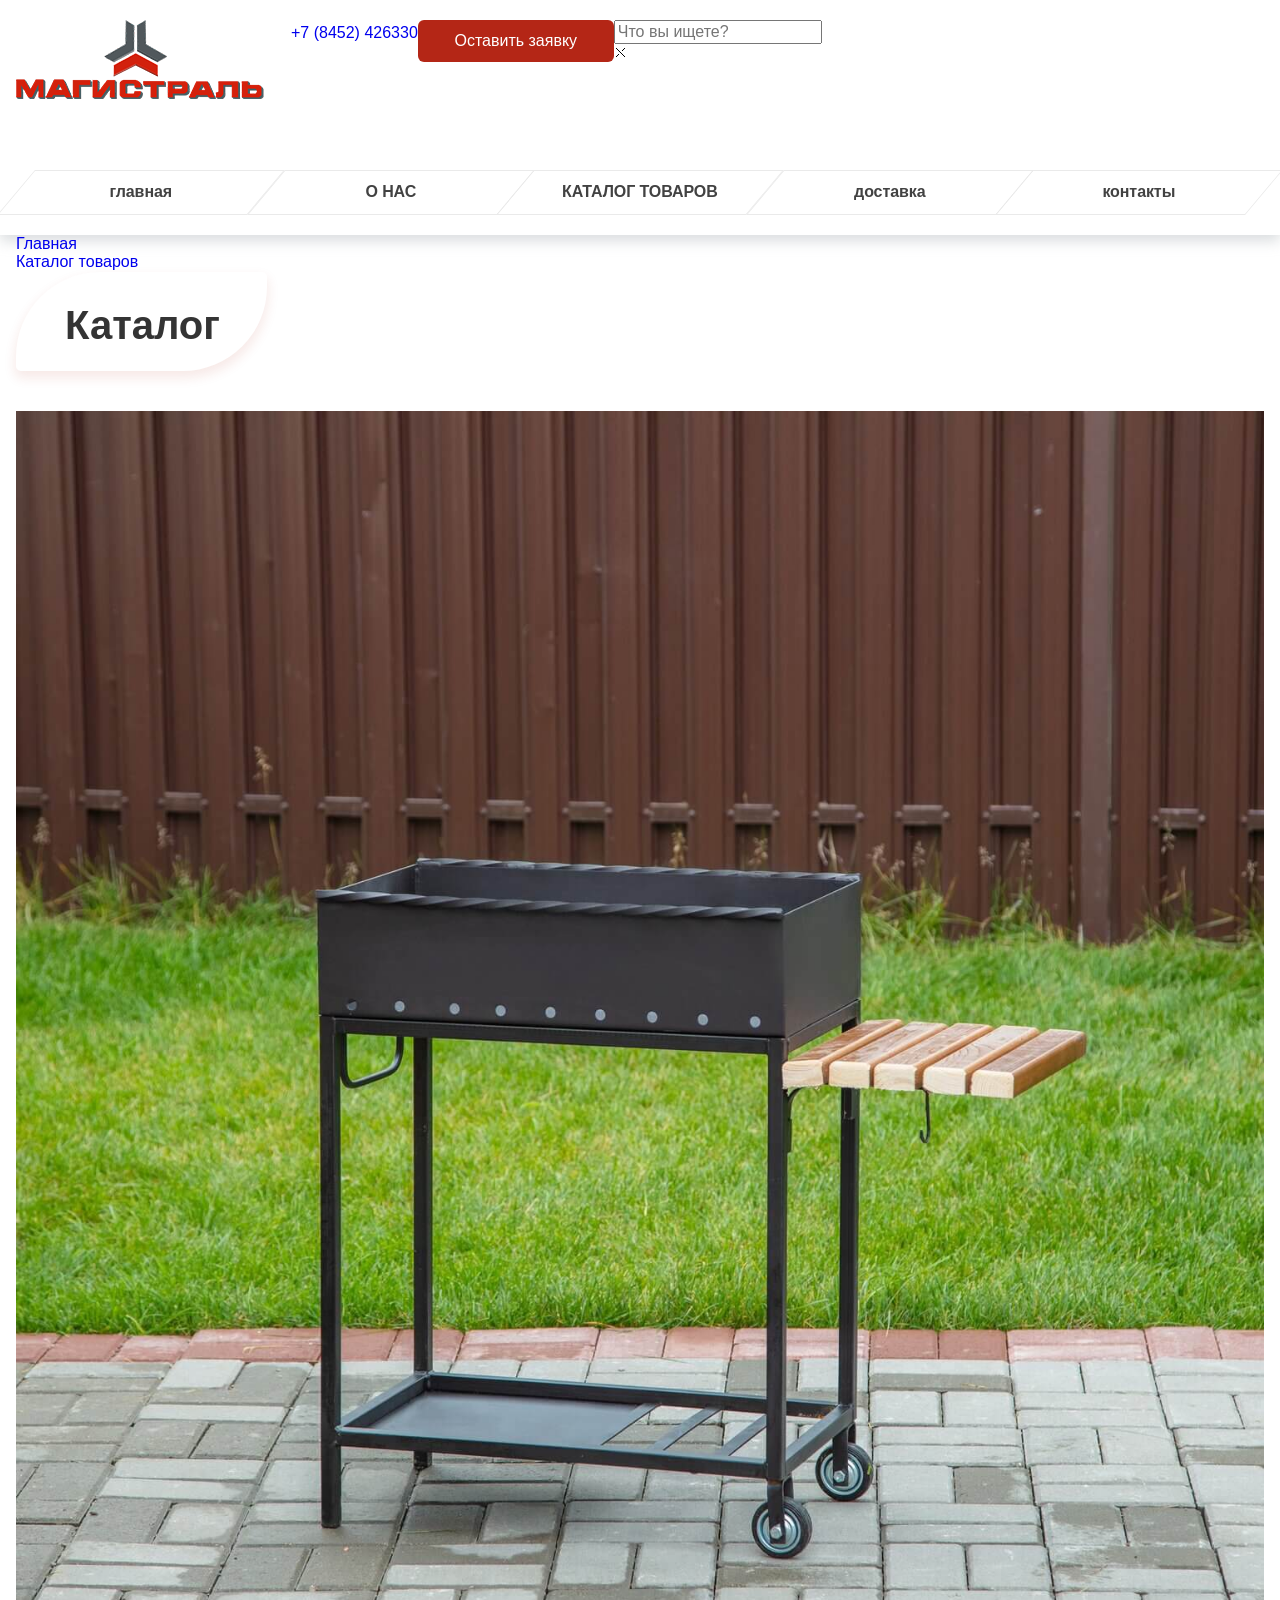
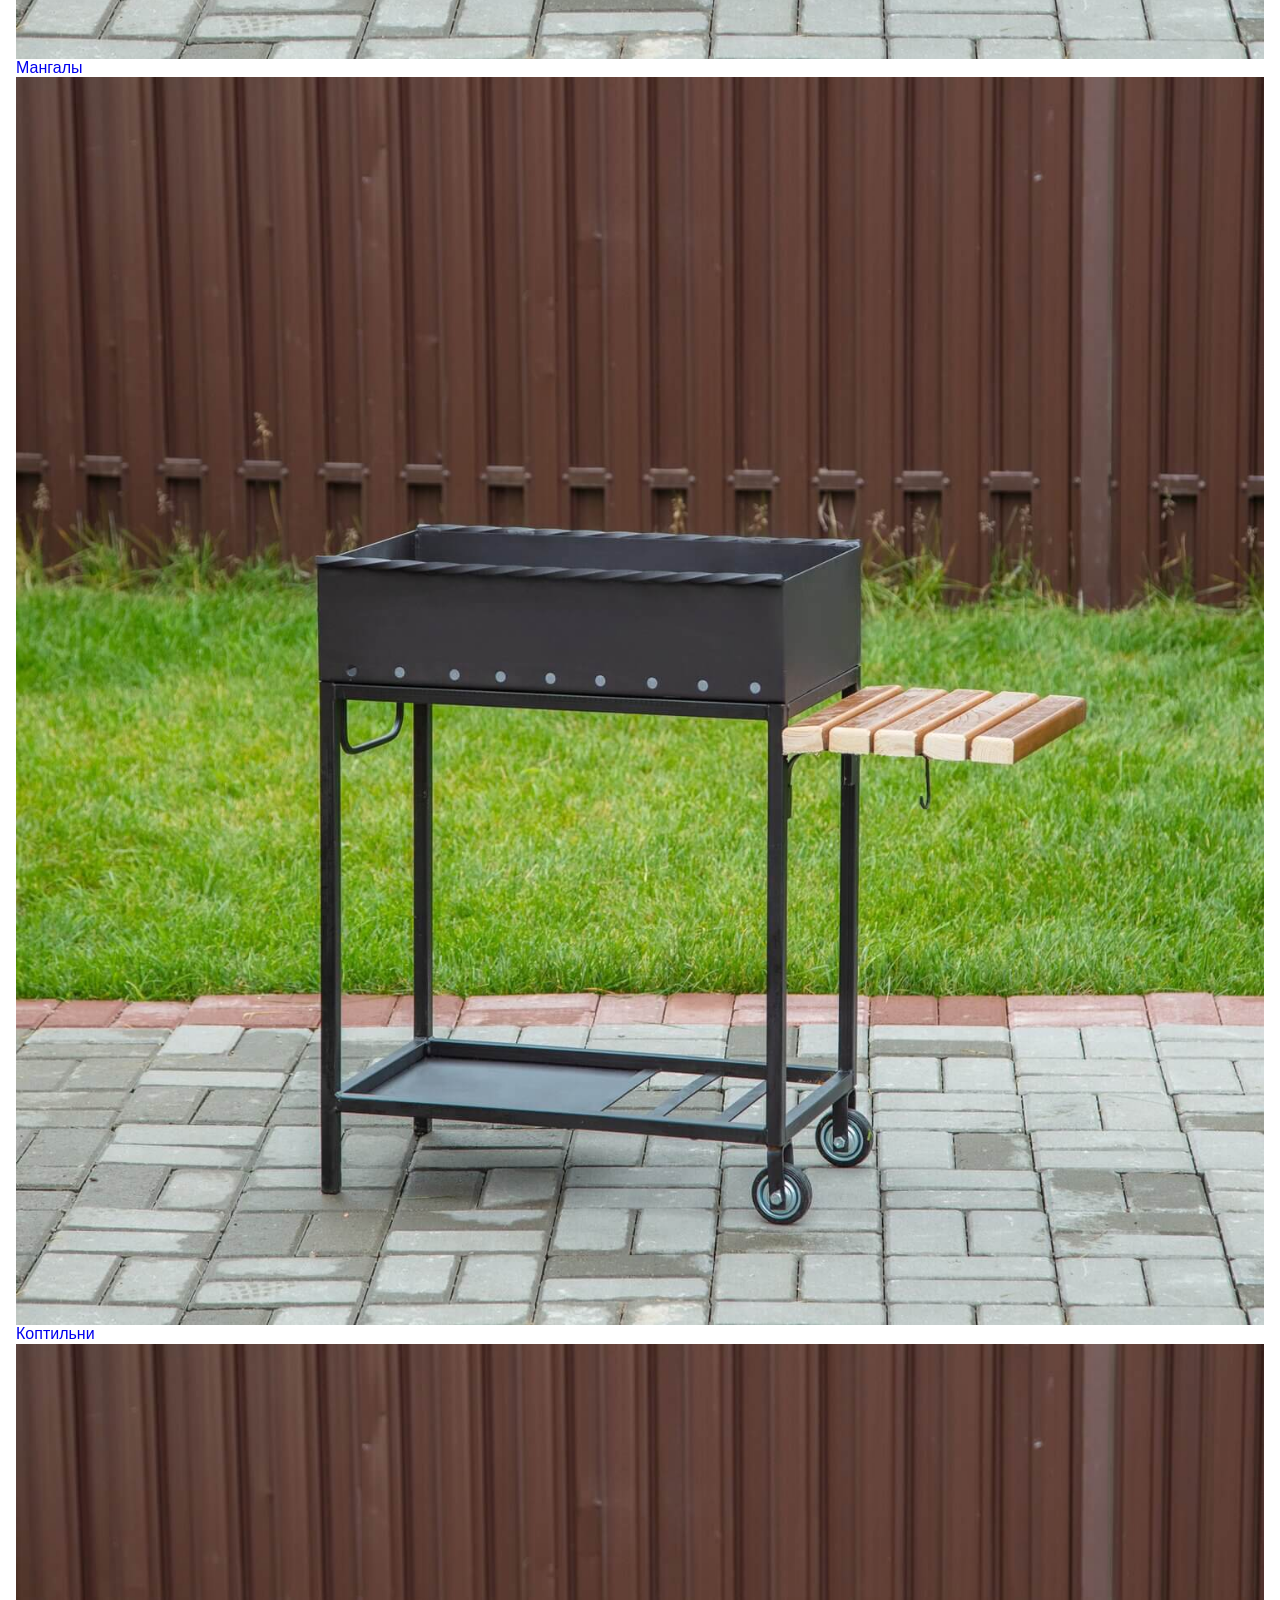
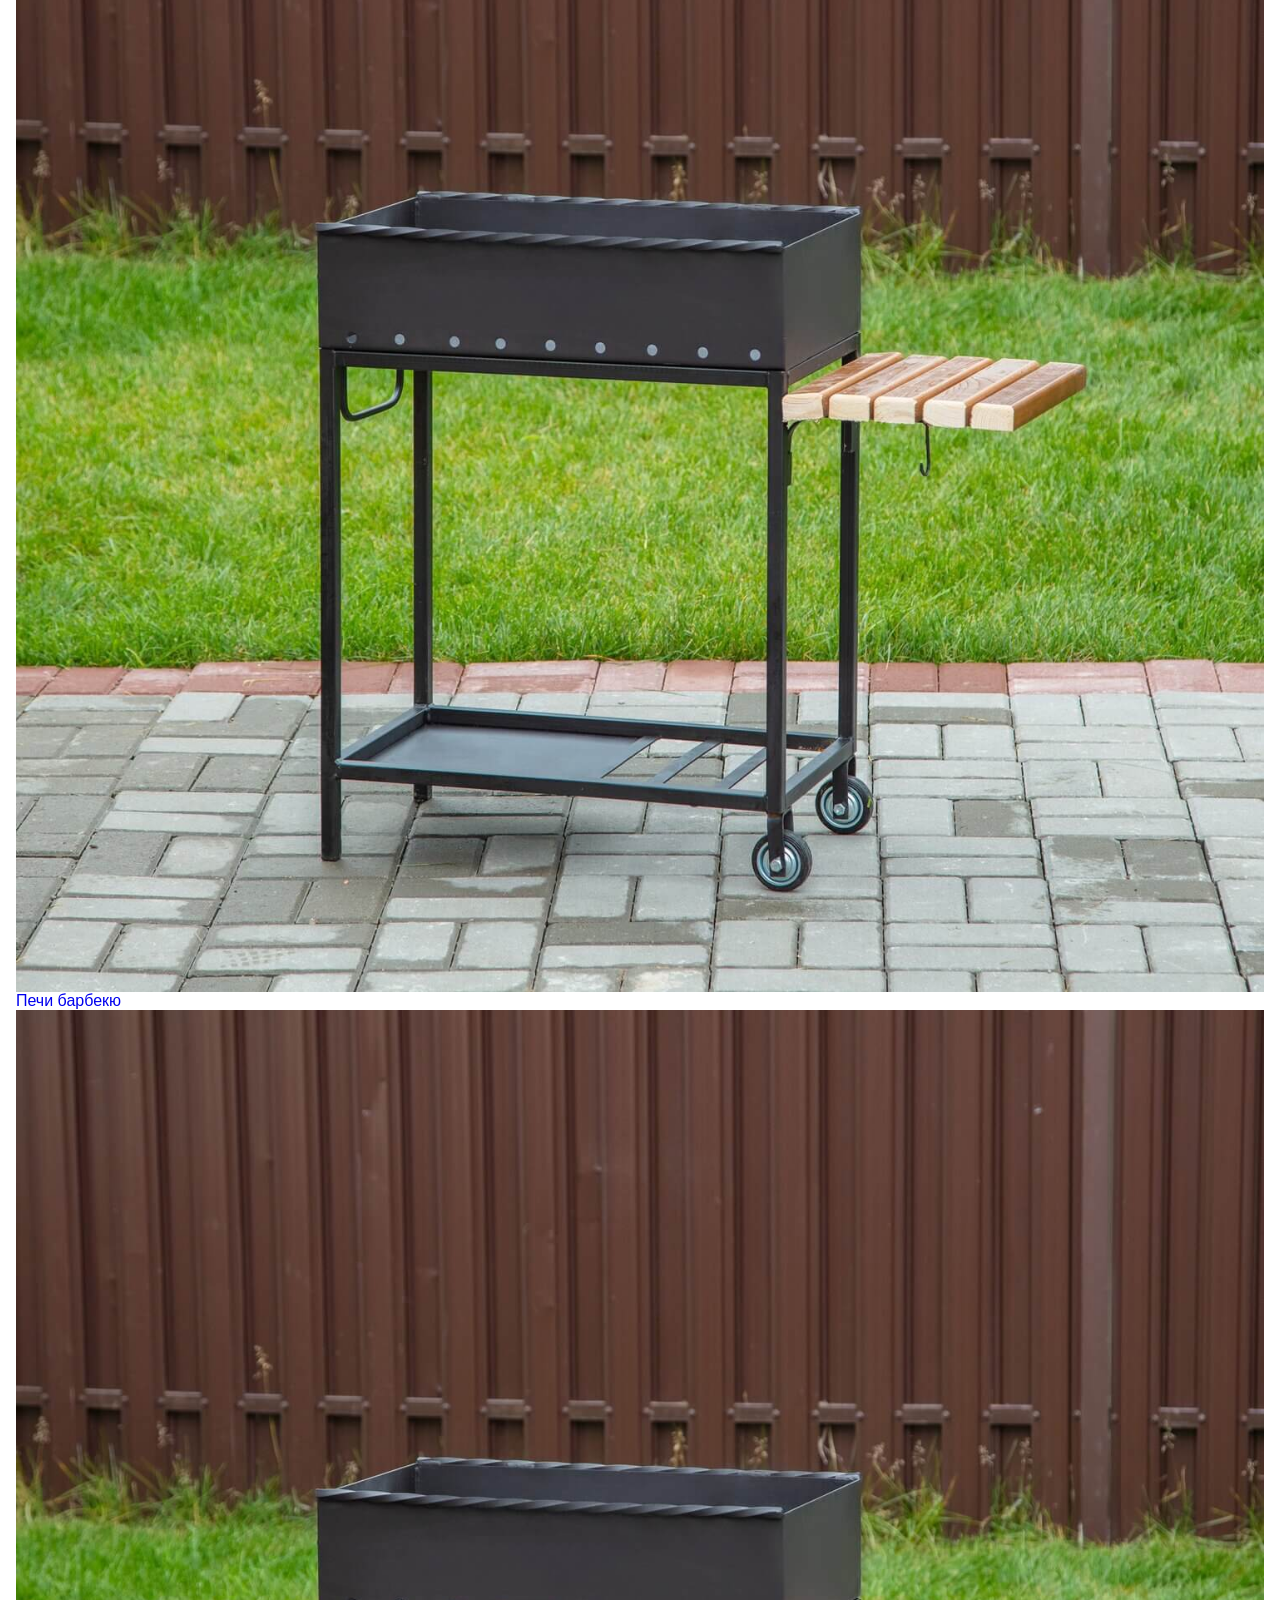
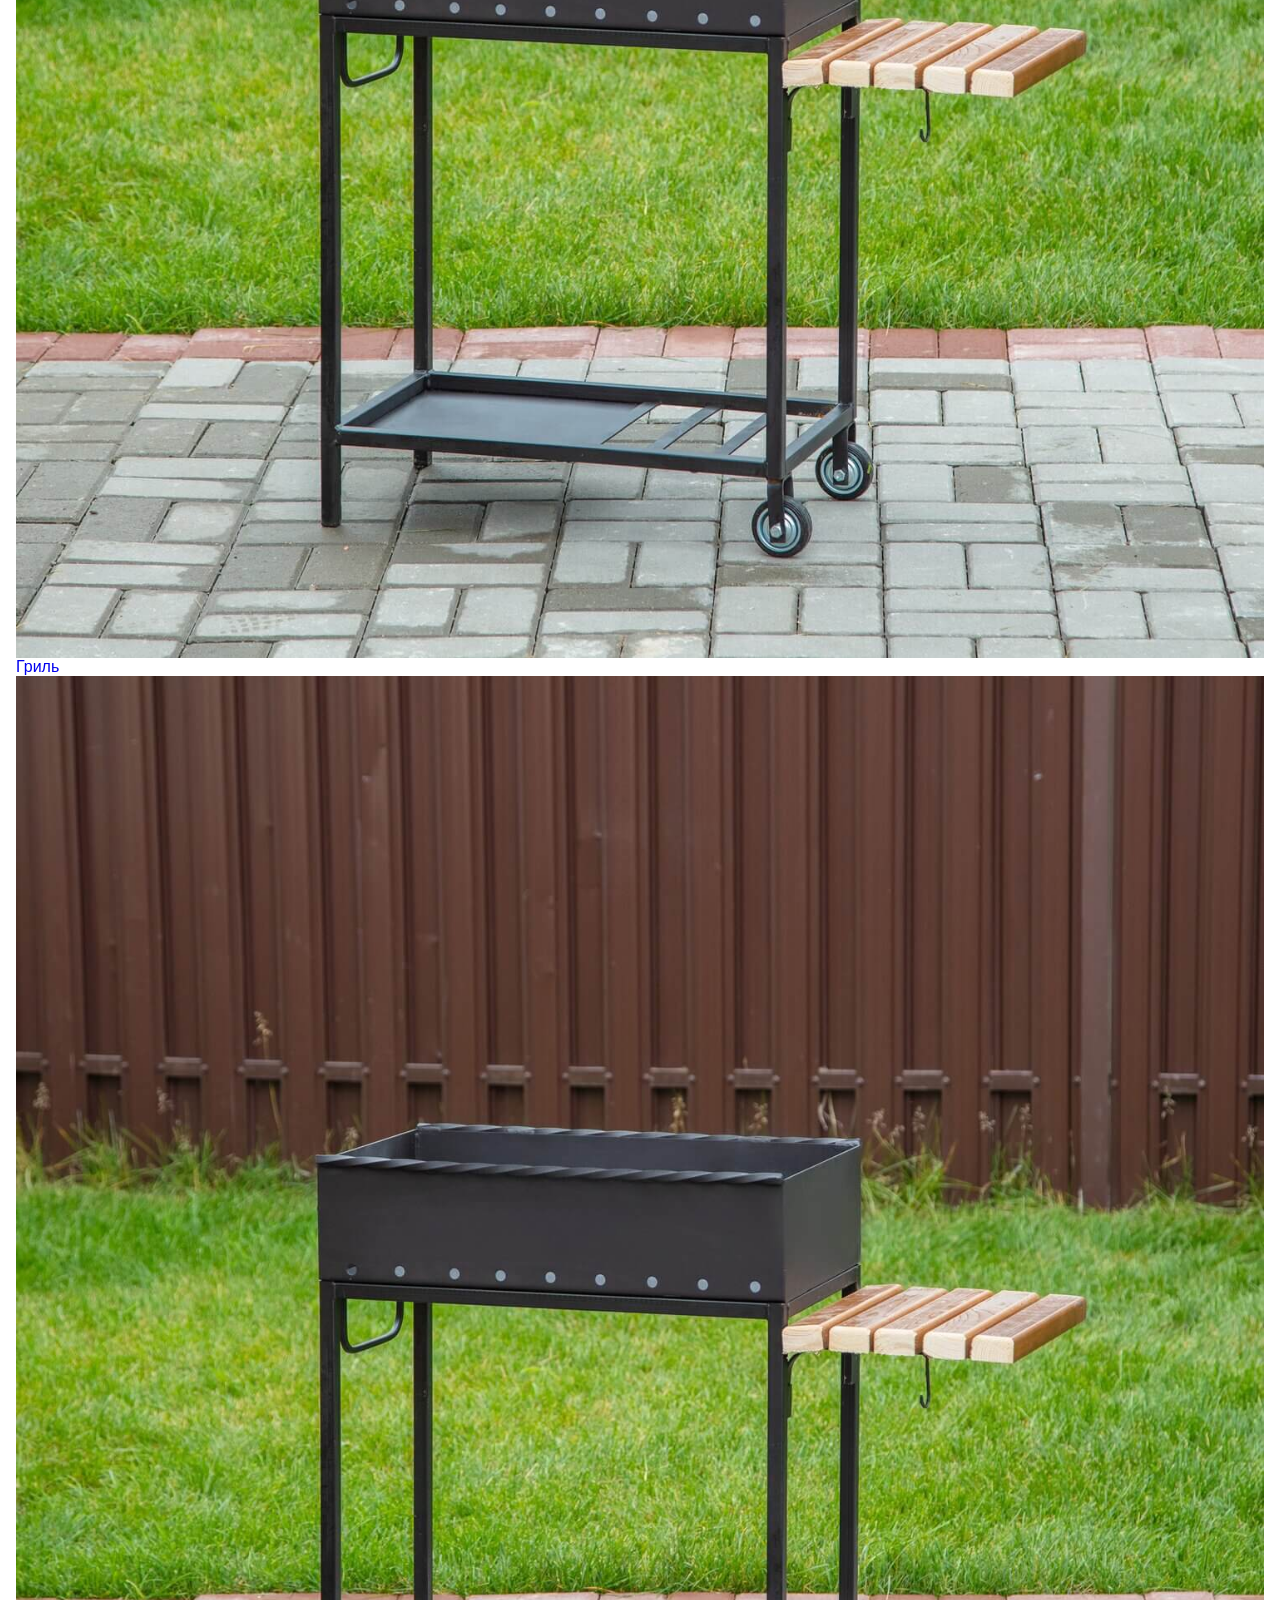
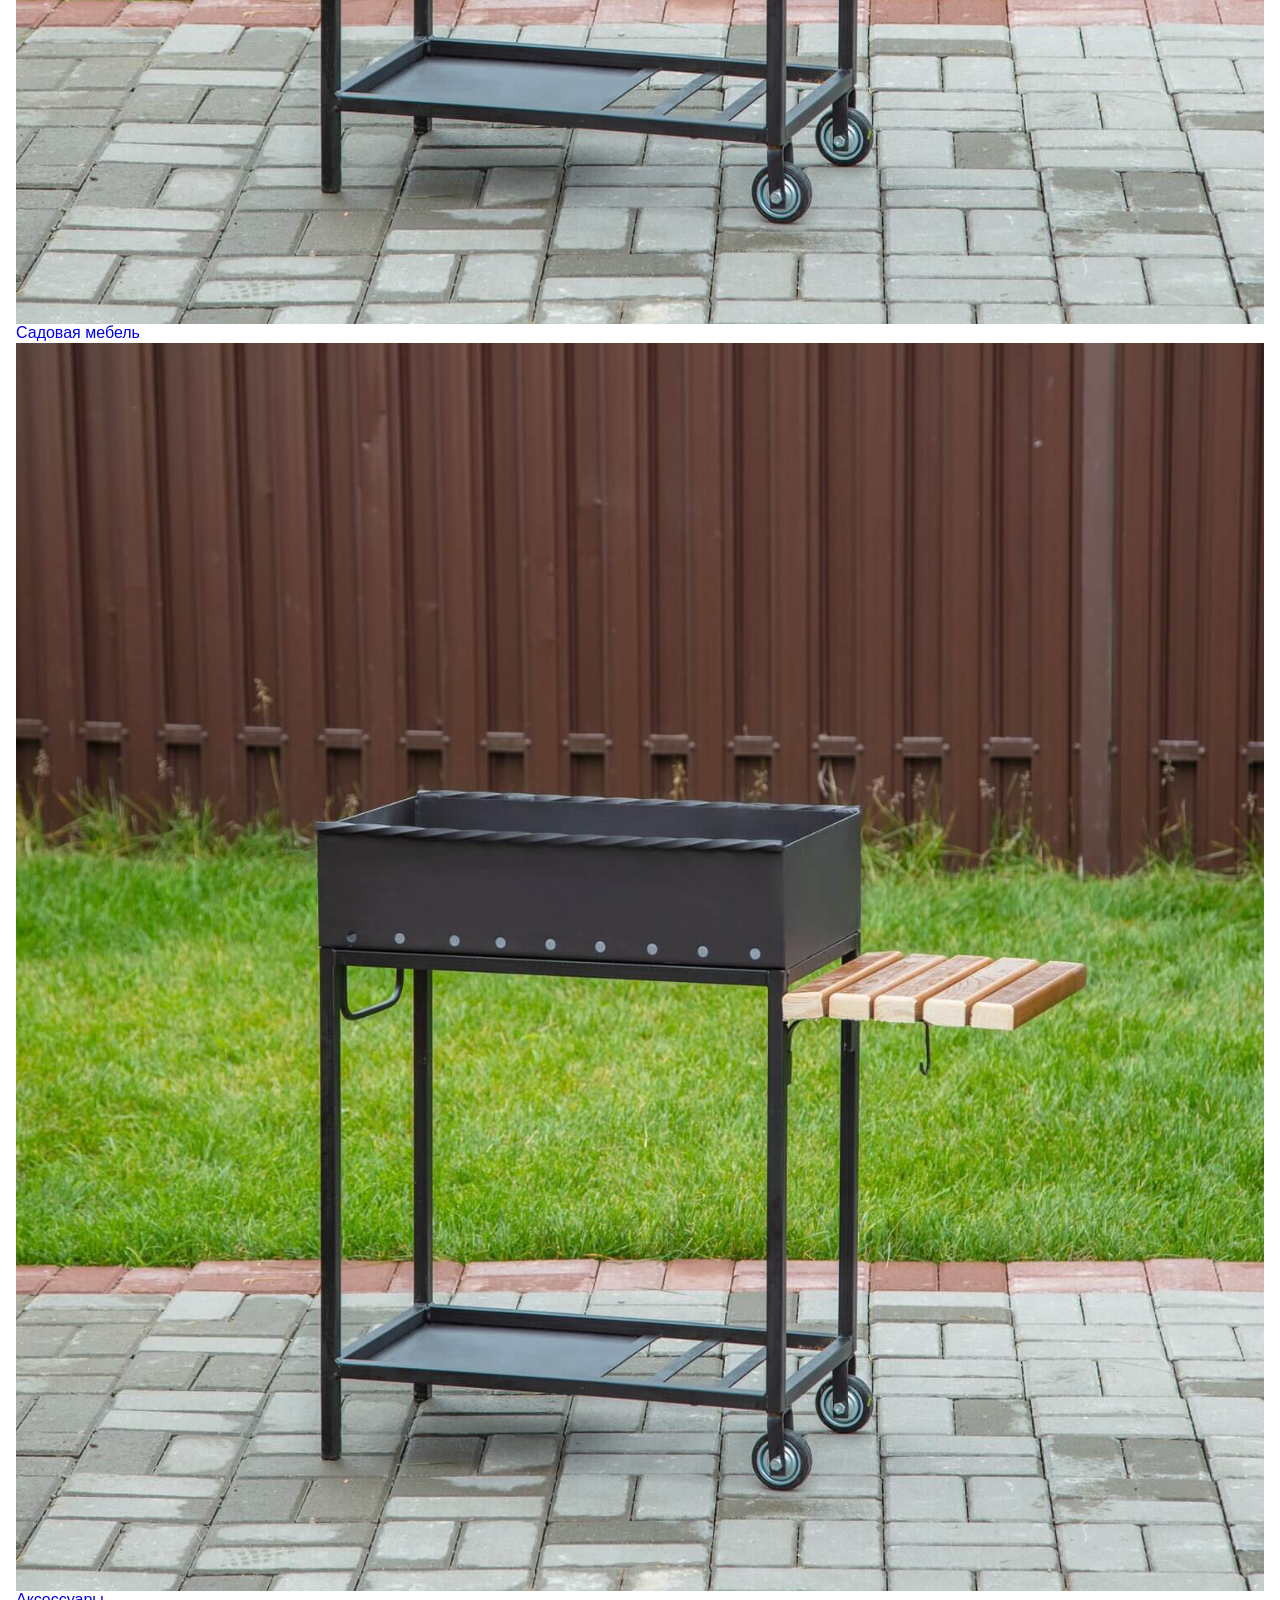
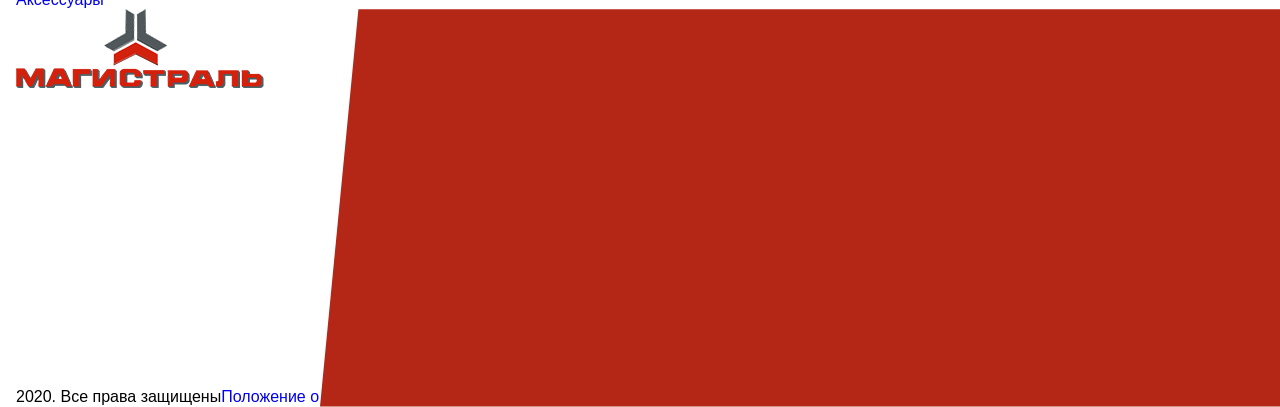
<file: page-catalog.html>
<!DOCTYPE html>
<html lang="ru-RU">
  <head>
    <meta charset="utf-8">
    <title>Каталог</title><!--[if IE]>
    <meta http-equiv="X-UA-Compatible" content="IE = edge"><![endif]-->
    <meta name="viewport" content="width=device-width,initial-scale=1">
    <meta name="keywords" content="">
    <link rel="stylesheet" type="text/css" href="static/css/styles.min.css"><!--[if lt IE 9]>
    <script src="https://cdnjs.cloudflare.com/ajax/libs/html5shiv/3.7.3/html5shiv-printshiv.min.js"></script><![endif]-->
  </head>
  <body class="index-page">
    <div class="wrapper">
      <header class="header">
        <div class="container">
          <div class="header-top df df-sp"><a class="logo" href="index.html"><img src="static/images/general/logo.png" alt=""></a>
            <div class="header-top__info df">
              <div class="header-top__phone"><a href="tel:+78452426330"><img src="static/images/general/phone.png" alt=""><span>+7 (8452) 426330</span></a></div>
              <div class="header-top__wrapper df"><a class="btn btn-border popup-modal" href="#test-modal">Оставить заявку</a>
                <div class="form-search__wrapper">
                  <form class="form-search">
                    <input type="search" method="get" title="Что вы ищете?" placeholder="Что вы ищете?">
                  </form><span class="form-search__close">&#9932;</span>
                </div>
                <div class="search">
                  <svg class="svg-sprite-icon icon-search search-icon">
                    <use xlink:href="static/images/svg/symbol/sprite.svg#search"></use>
                  </svg>
                </div>
              </div>
            </div>
          </div>
        </div>
        <div class="header-bottom">
          <div class="container">
            <div class="sandwich"><span class="sandwich-line"></span></div>
            <div class="nav-wrapper">
              <nav class="nav">
                <ul>
                  <li><a href="index.html">главная</a></li>
                  <li><a href="page-about.html">О НАС</a></li>
                  <li class="drop-down-li"><a href="page-catalog.html">КАТАЛОГ ТОВАРОВ</a>
                    <div class="drop-down-li__b">
                      <svg class="svg-sprite-icon icon-ar drop-down-li-ar">
                        <use xlink:href="static/images/svg/symbol/sprite.svg#ar"></use>
                      </svg>
                    </div>
                    <div class="drop-down__wrapper">
                      <ul class="drop-down">
                        <li><a href="page-simpleCat.html">мангалы</a></li>
                        <li><a href="#">коптильни</a></li>
                        <li><a href="#">печи барбекю</a></li>
                        <li><a href="#">гриль</a></li>
                        <li><a href="#">садовая мебель</a></li>
                        <li><a href="#">аксессуары</a></li>
                      </ul>
                    </div>
                  </li>
                  <li><a href="#">доставка</a></li>
                  <li><a href="contacts.html">контакты</a></li>
                </ul>
              </nav>
            </div>
          </div>
        </div>
      </header>
      <div class="content">
        <section class="s-catalog">
          <div class="container">
            <div class="catalog">
              <div class="breadcrumbs"><a href="#">Главная</a>
                <div class="breadcrumbs-mark"></div><a href="#">Каталог товаров</a>
              </div>
              <h1 class="sec-title">Каталог</h1>
              <div class="catalog-items gr"><a class="catalog-item" href="page-simpleCat.html">
                  <div class="catalog-item__img"><img src="static/images/general/testPic.jpg" alt=""></div>
                  <p>Мангалы</p></a><a class="catalog-item" href="#">
                  <div class="catalog-item__img"><img src="static/images/general/testPic.jpg" alt=""></div>
                  <p>Коптильни</p></a><a class="catalog-item" href="#">
                  <div class="catalog-item__img"><img src="static/images/general/testPic.jpg" alt=""></div>
                  <p>Печи барбекю</p></a><a class="catalog-item" href="#">
                  <div class="catalog-item__img"><img src="static/images/general/testPic.jpg" alt=""></div>
                  <p>Гриль</p></a><a class="catalog-item" href="#">
                  <div class="catalog-item__img"><img src="static/images/general/testPic.jpg" alt=""></div>
                  <p>Садовая мебель</p></a><a class="catalog-item" href="#">
                  <div class="catalog-item__img"><img src="static/images/general/testPic.jpg" alt=""></div>
                  <p>Аксессуары</p></a></div>
            </div>
          </div>
        </section>
      </div>
      <footer class="footer">
        <div class="container">
          <div class="footer-top df df-sp">
            <div class="footer-top__left">
              <div class="logo"><img src="static/images/general/logo.png" alt=""></div>
              <div class="footer-top__social"><a href="#">
                  <svg class="svg-sprite-icon icon-vk footer-top__icon">
                    <use xlink:href="static/images/svg/symbol/sprite.svg#vk"></use>
                  </svg></a><a href="#">
                  <svg class="svg-sprite-icon icon-face footer-top__icon">
                    <use xlink:href="static/images/svg/symbol/sprite.svg#face"></use>
                  </svg></a><a href="#">
                  <svg class="svg-sprite-icon icon-inst footer-top__icon footer-top__inst">
                    <use xlink:href="static/images/svg/symbol/sprite.svg#inst"></use>
                  </svg></a><a href="#">
                  <svg class="svg-sprite-icon icon-mm footer-top__icon">
                    <use xlink:href="static/images/svg/symbol/sprite.svg#mm"></use>
                  </svg></a></div>
            </div>
            <div class="footer-top__right"><span class="title">Информация</span>
              <ul>
                <li><a href="page-about.html">О компании</a></li>
                <li><a href="#">Доставка и оплата</a></li>
                <li><a href="contacts.html">Контакты</a></li>
              </ul>
            </div>
          </div>
          <div class="footer-bottom df">
            <p>2020. Все права защищены</p>
            <div class="footer-bottom__pol"> <a href="#">Положение о персональных данных</a><a href="#">Политика конфиденциальности</a><a href="#">Пользовательское соглашение</a></div>
          </div>
        </div>
      </footer>
      <div class="mfp-hide mfp-inline-holder white-popup-block" id="test-modal">
        <div class="test-modal">
          <form class="form-js form-js1" enctype="multipart/form-data" method="post" id="form-js1">
            <div class="form-js1-wrap">
              <div class="sec-title">Оставить заявку</div>
              <p>Если Вы заинтересовались нашей продукцией, то Вы можете оставить заявку и мы свяжемся с Вами для совершения заказа.</p>
              <div class="form-js1-input">
                <input class="form-js1-text input-text" type="text" name="nameFF" placeholder="Ваше имя...">
              </div>
              <div class="form-js1-input">
                <input class="input-text mask validate" type="text" name="telFF" placeholder="Номер телефона...">
              </div>
              <div class="form-js1-input">
                <input class="form-js1-text input-text" type="text" name="townFF" placeholder="Город доставки">
              </div>
              <div class="form-js1-btnW">
                <div class="popup-form__btn">
                  <div class="button btn form-button btn-grey"><span>Подписаться</span></div>
                  <input class="button-submit" type="submit">
                  <input class="form-metka" type="hidden" name="metkaFF" value>
                  <input class="form-city" type="hidden" name="cityFF" value>
                </div>
                <div class="popup-form__check popup-form__check--test">Нажимая на кнопку "Отправить" я соглашаюсь с <a href="/Polozhenie.pdf" rel="nofollow">Положением о персональных данных</a>, <a href="/Politika.pdf" rel="nofollow">Политикой конфиденциальности</a> и <a href="/Soglashenie.pdf" rel="nofollow">Пользовательским соглашением</a>.
                  <label class="confidencial__checked">
                    <input type="checkbox" name="checked" value="Согласен" checked><span></span>
                  </label>
                </div>
              </div>
            </div>
          </form>
          <div class="popup-form--wrap form-ok form-js1-ok">
            <div class="popup-form__title">Спасибо<br> за обращение</div>
            <div class="popup-form__desc">Менеджер свяжется с вами по указанному номеру<br> в ближайшее время.</div>
          </div>
        </div>
      </div>
    </div>
    <script src="static/js/jquery-3.3.1.min.js"></script>
    <script src="static/js/libs.min.js"></script>
    <script src="static/js/main.js"></script>
  </body>
</html>
</file>
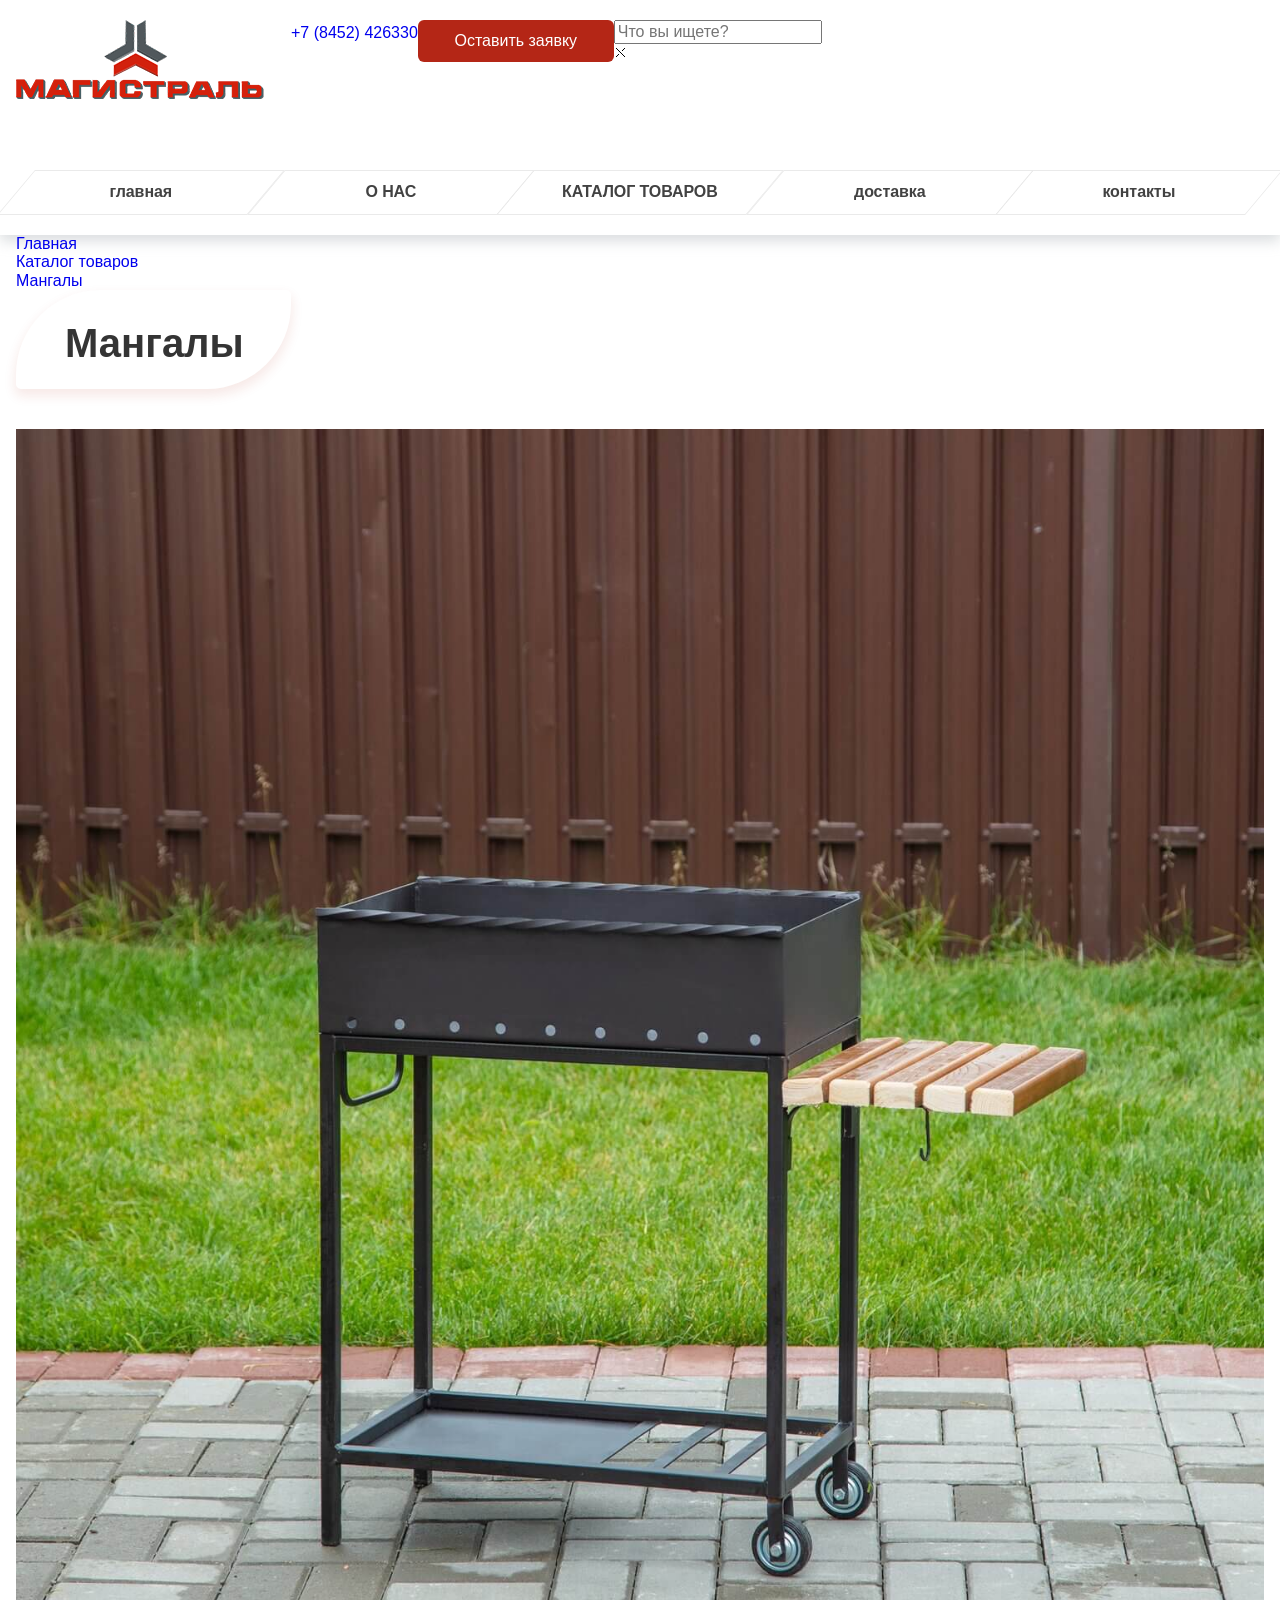
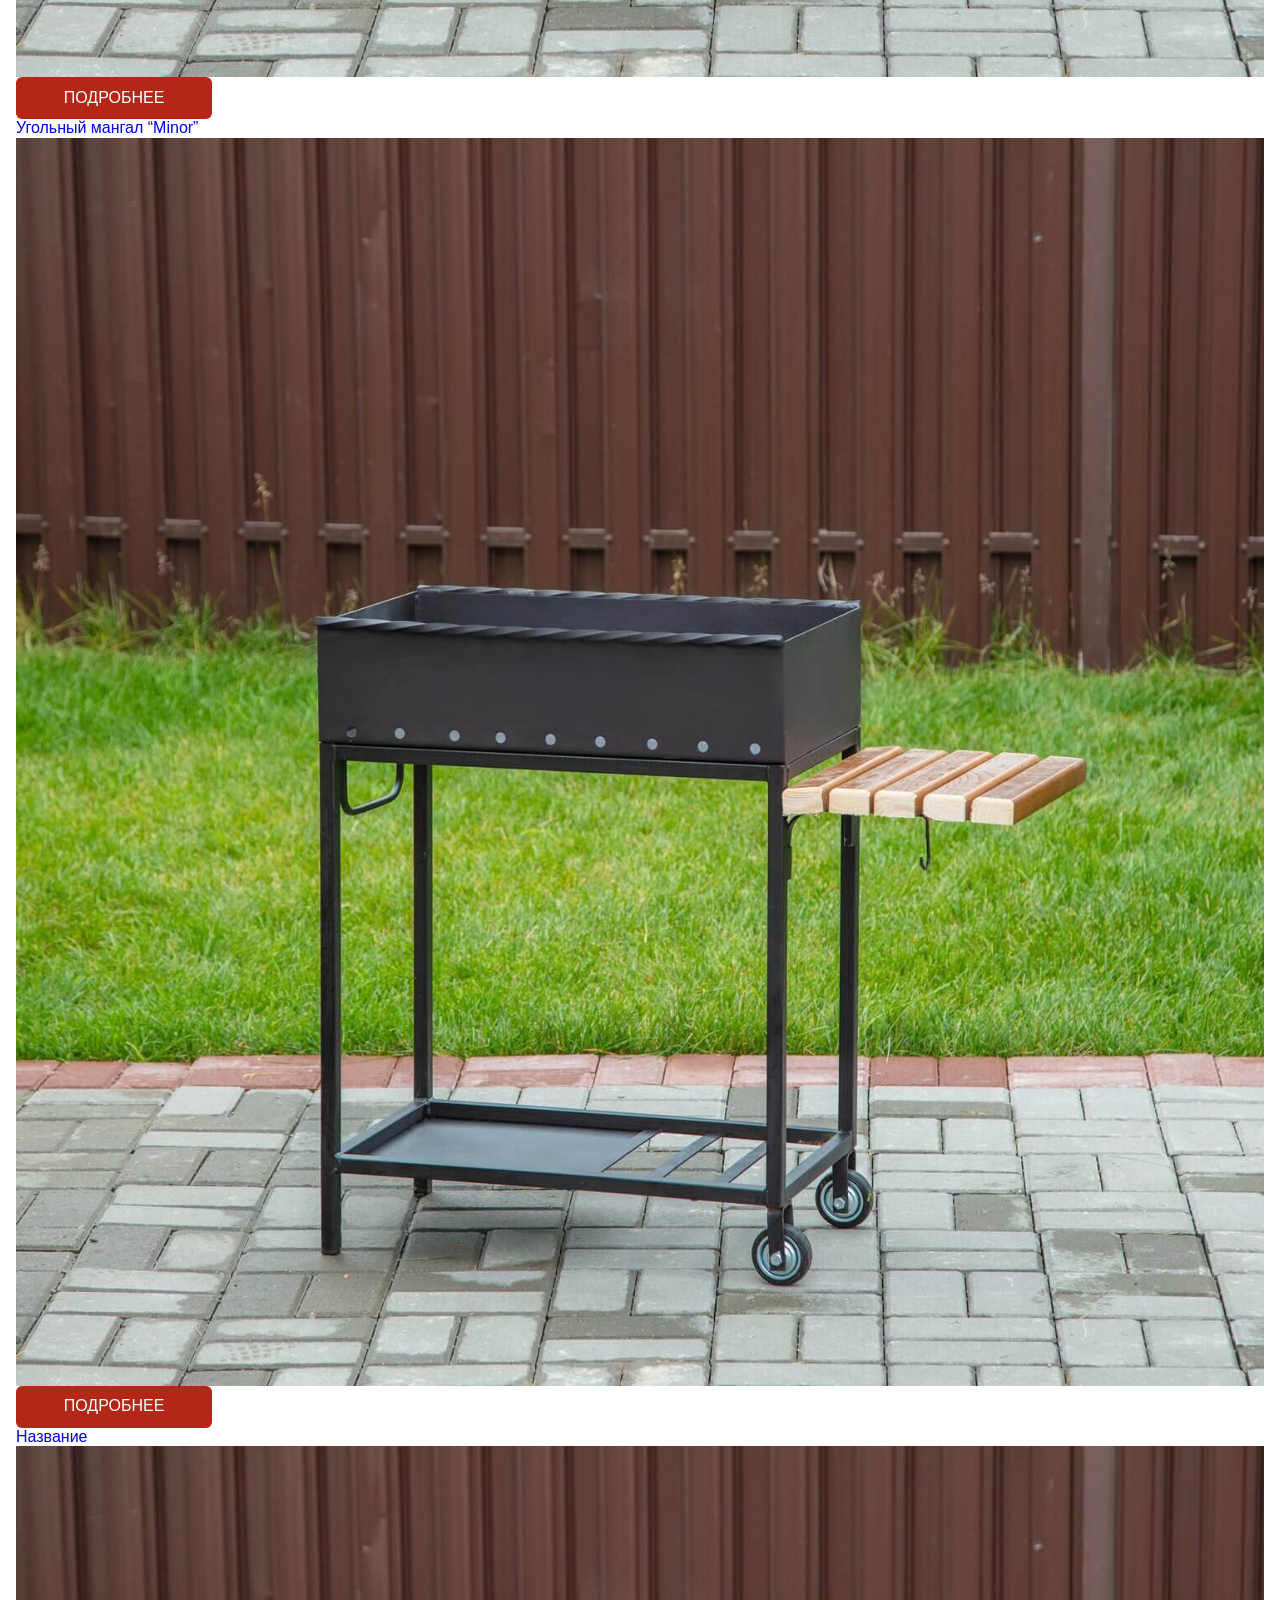
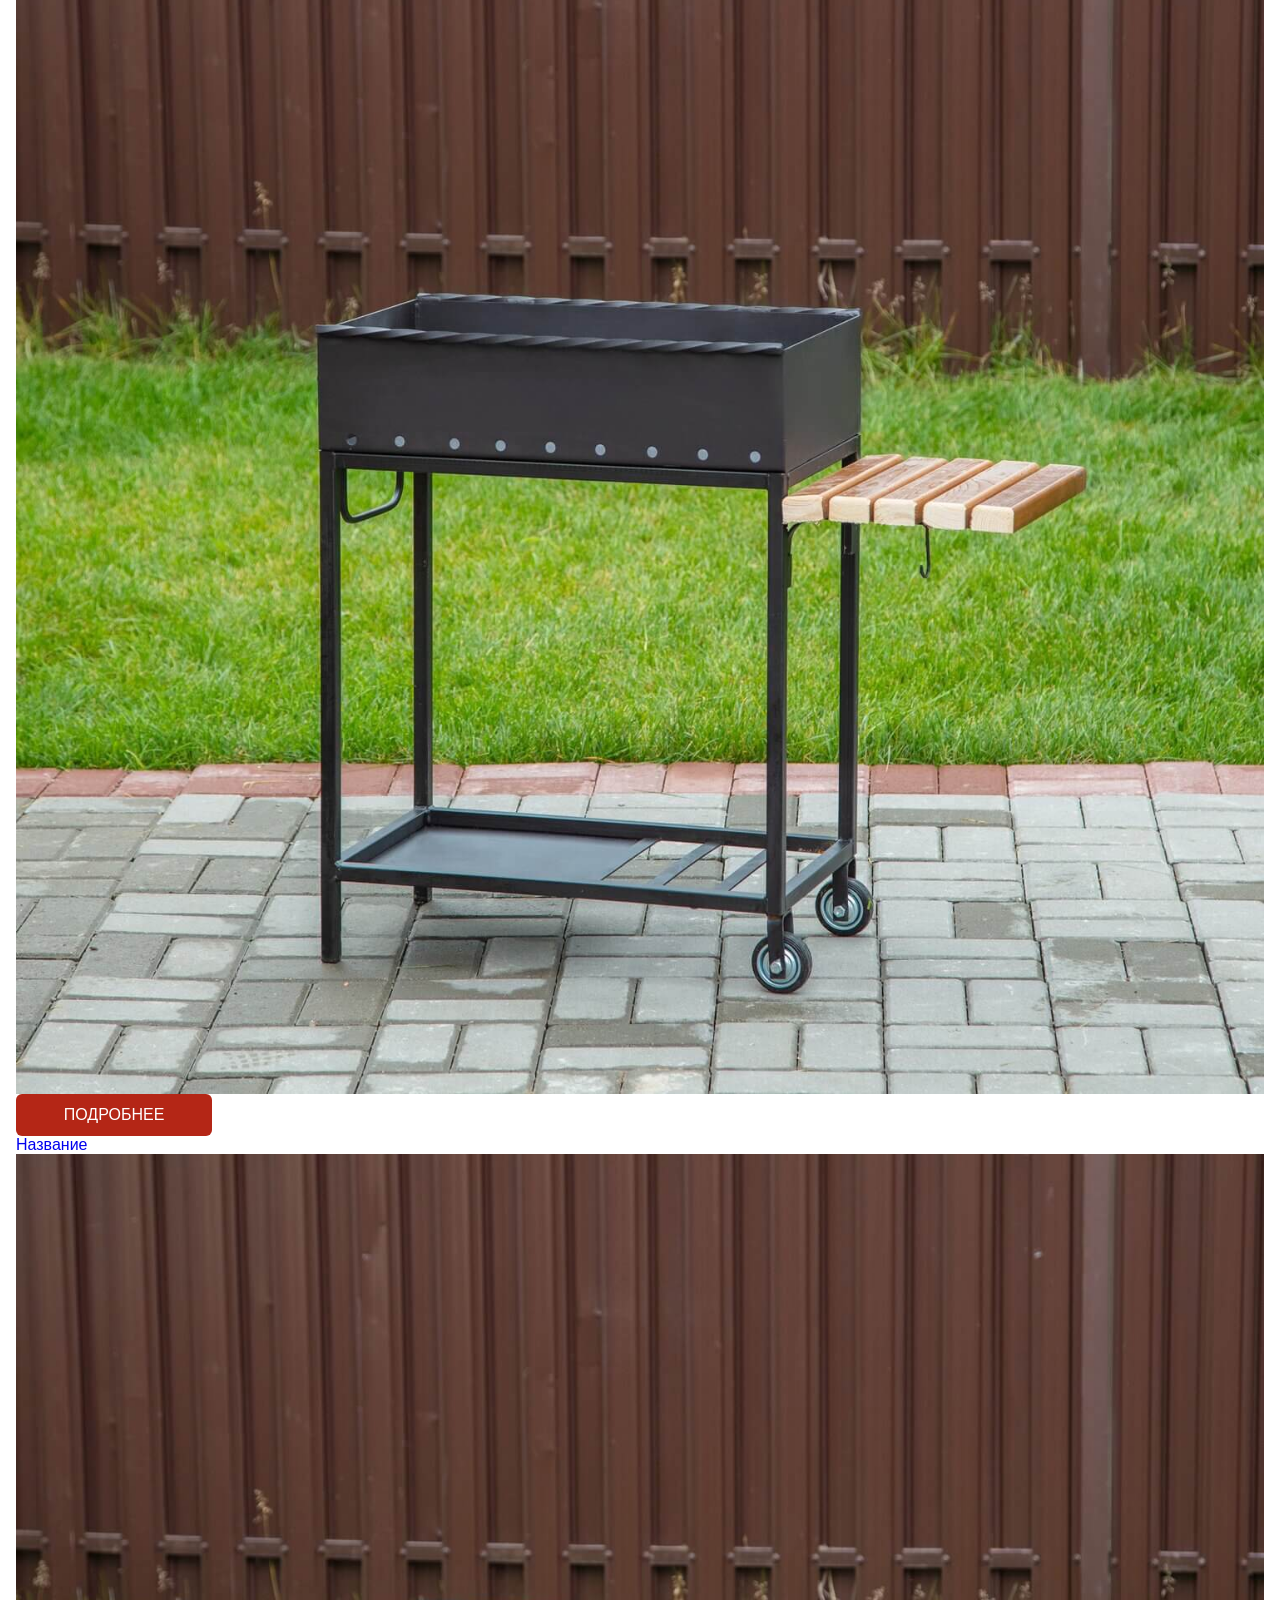
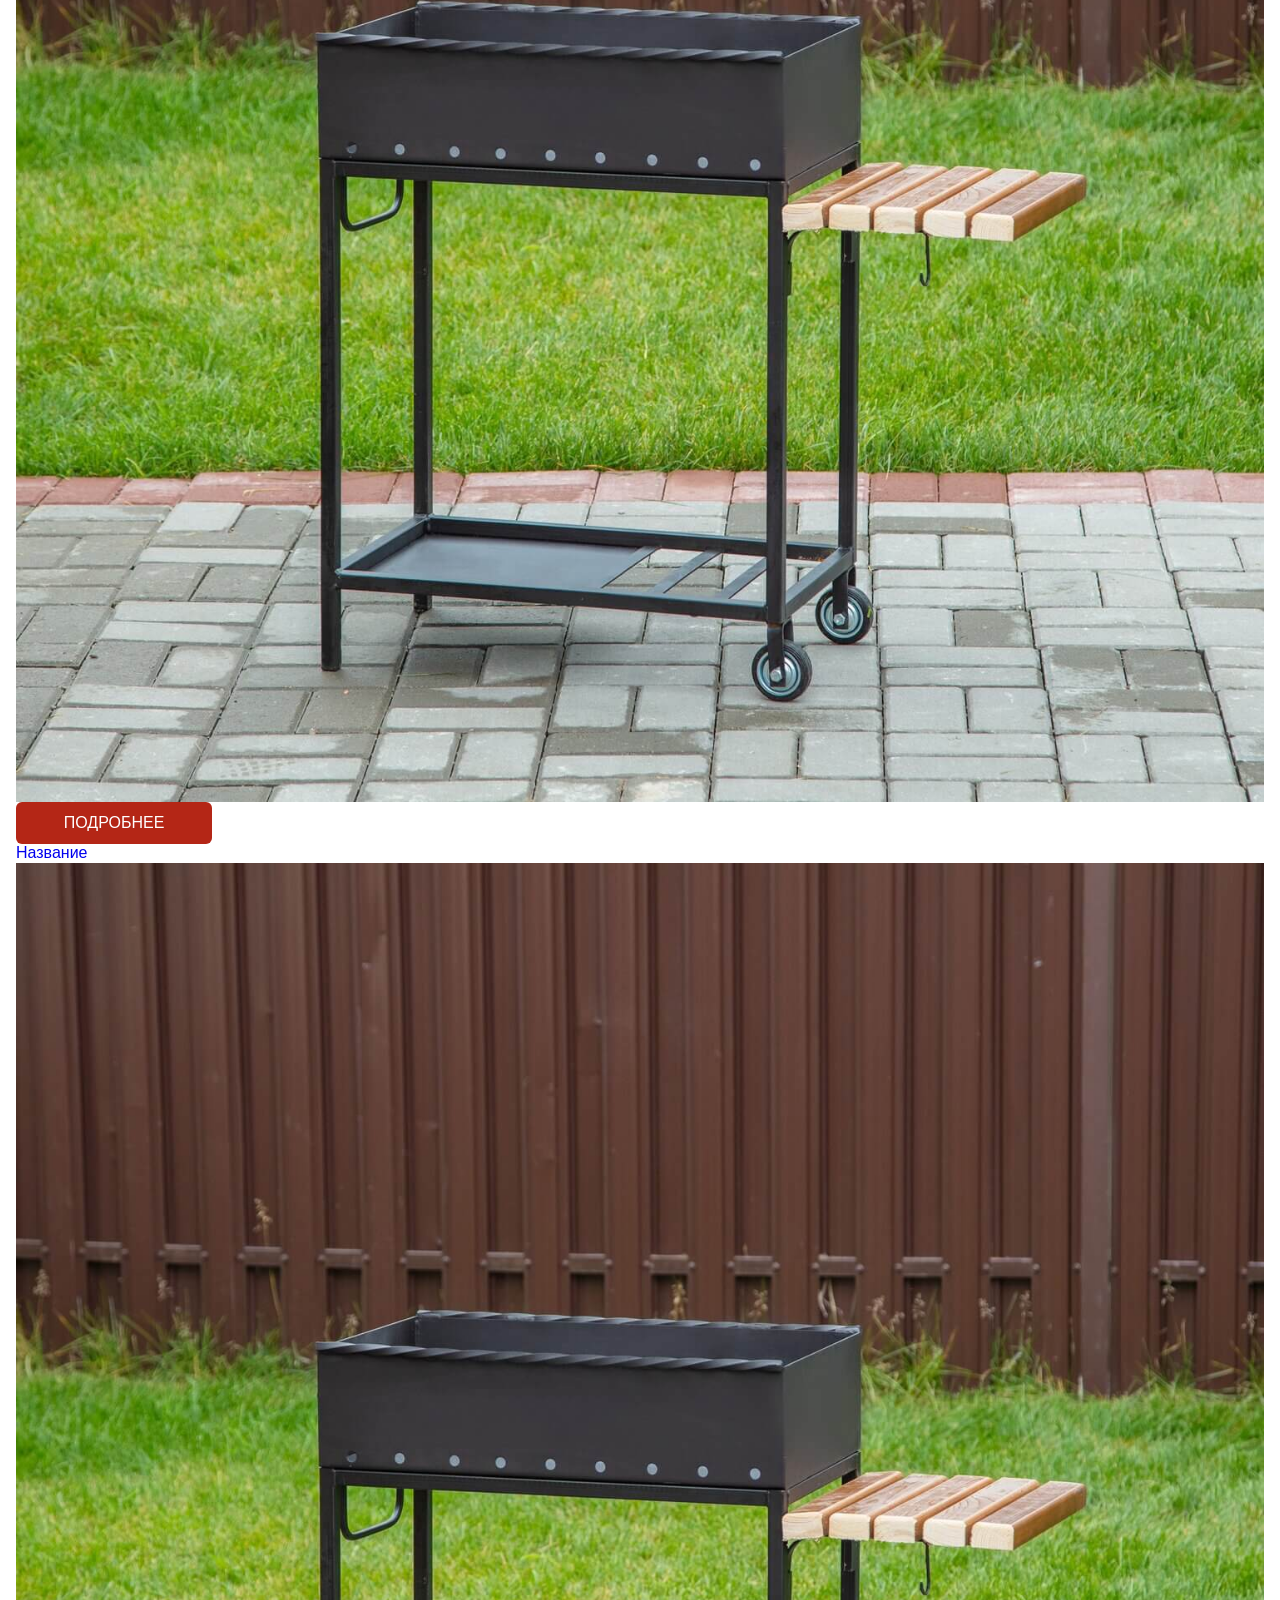
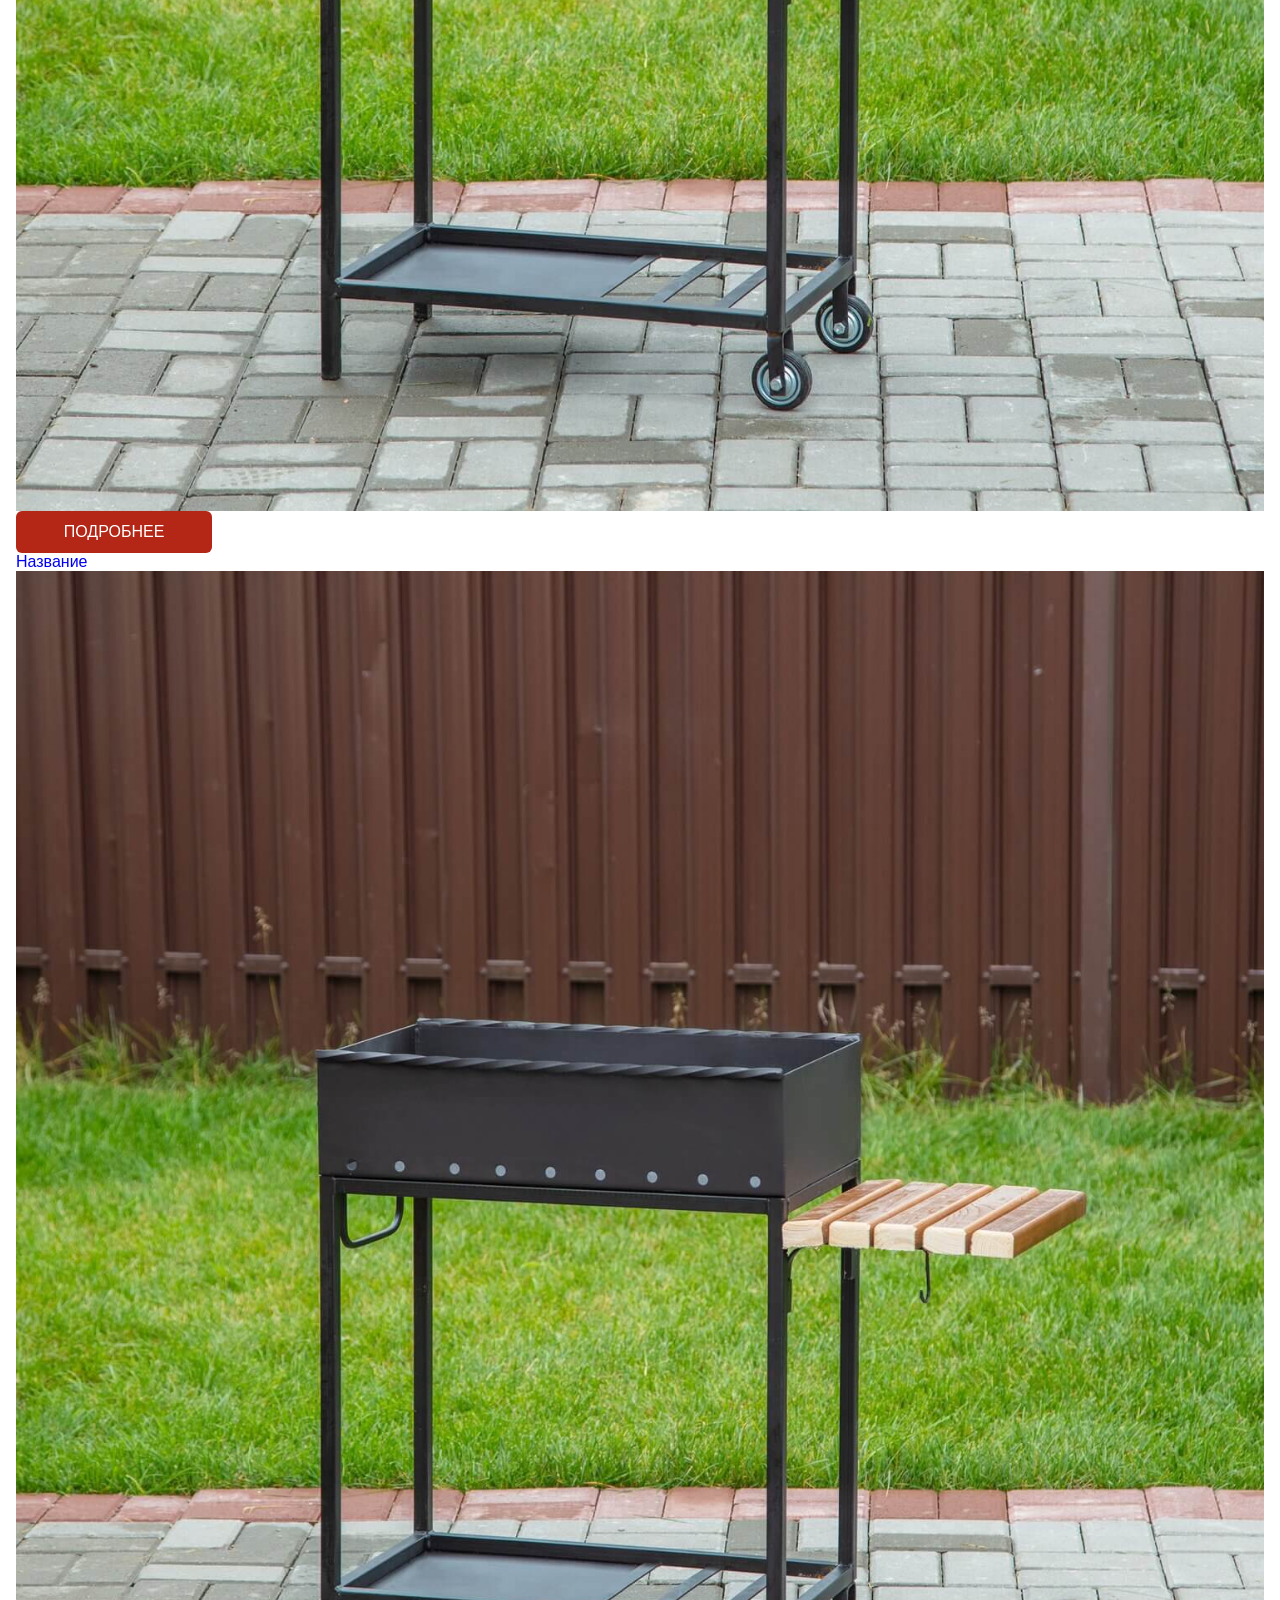
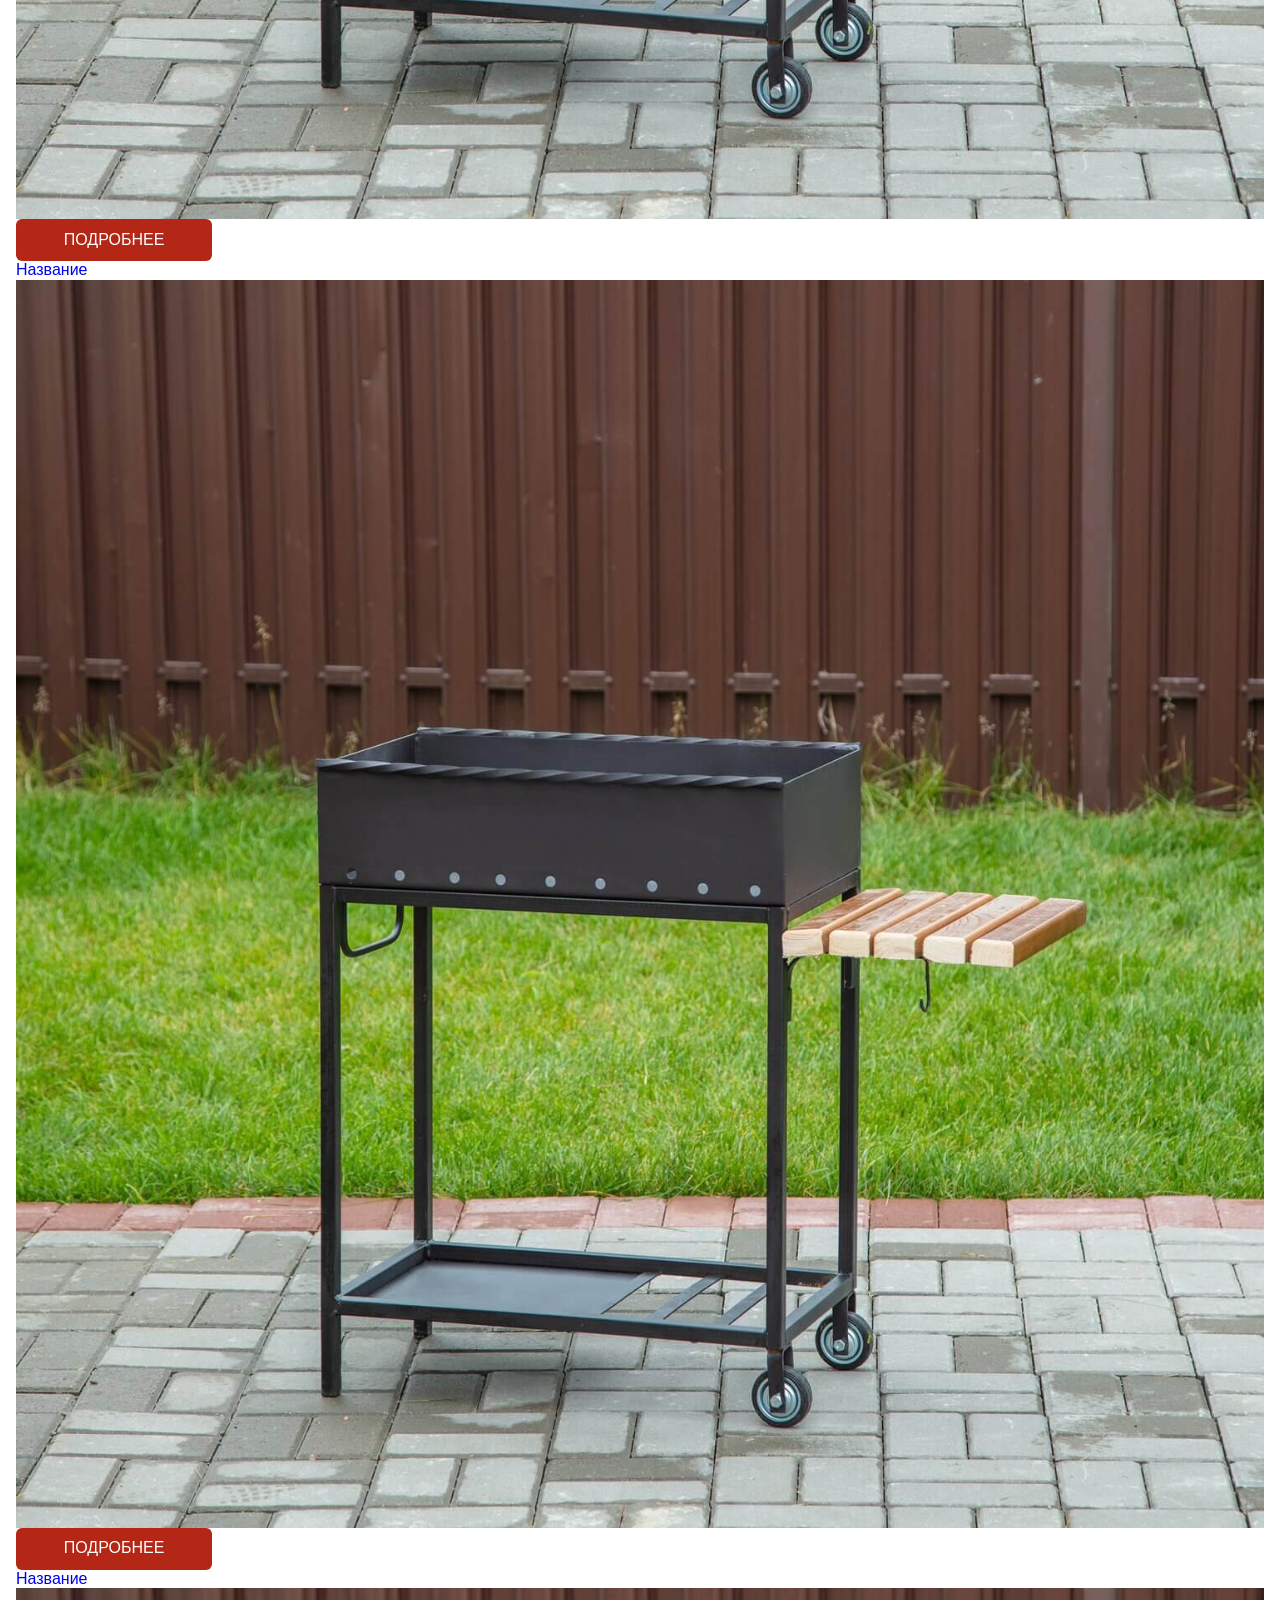
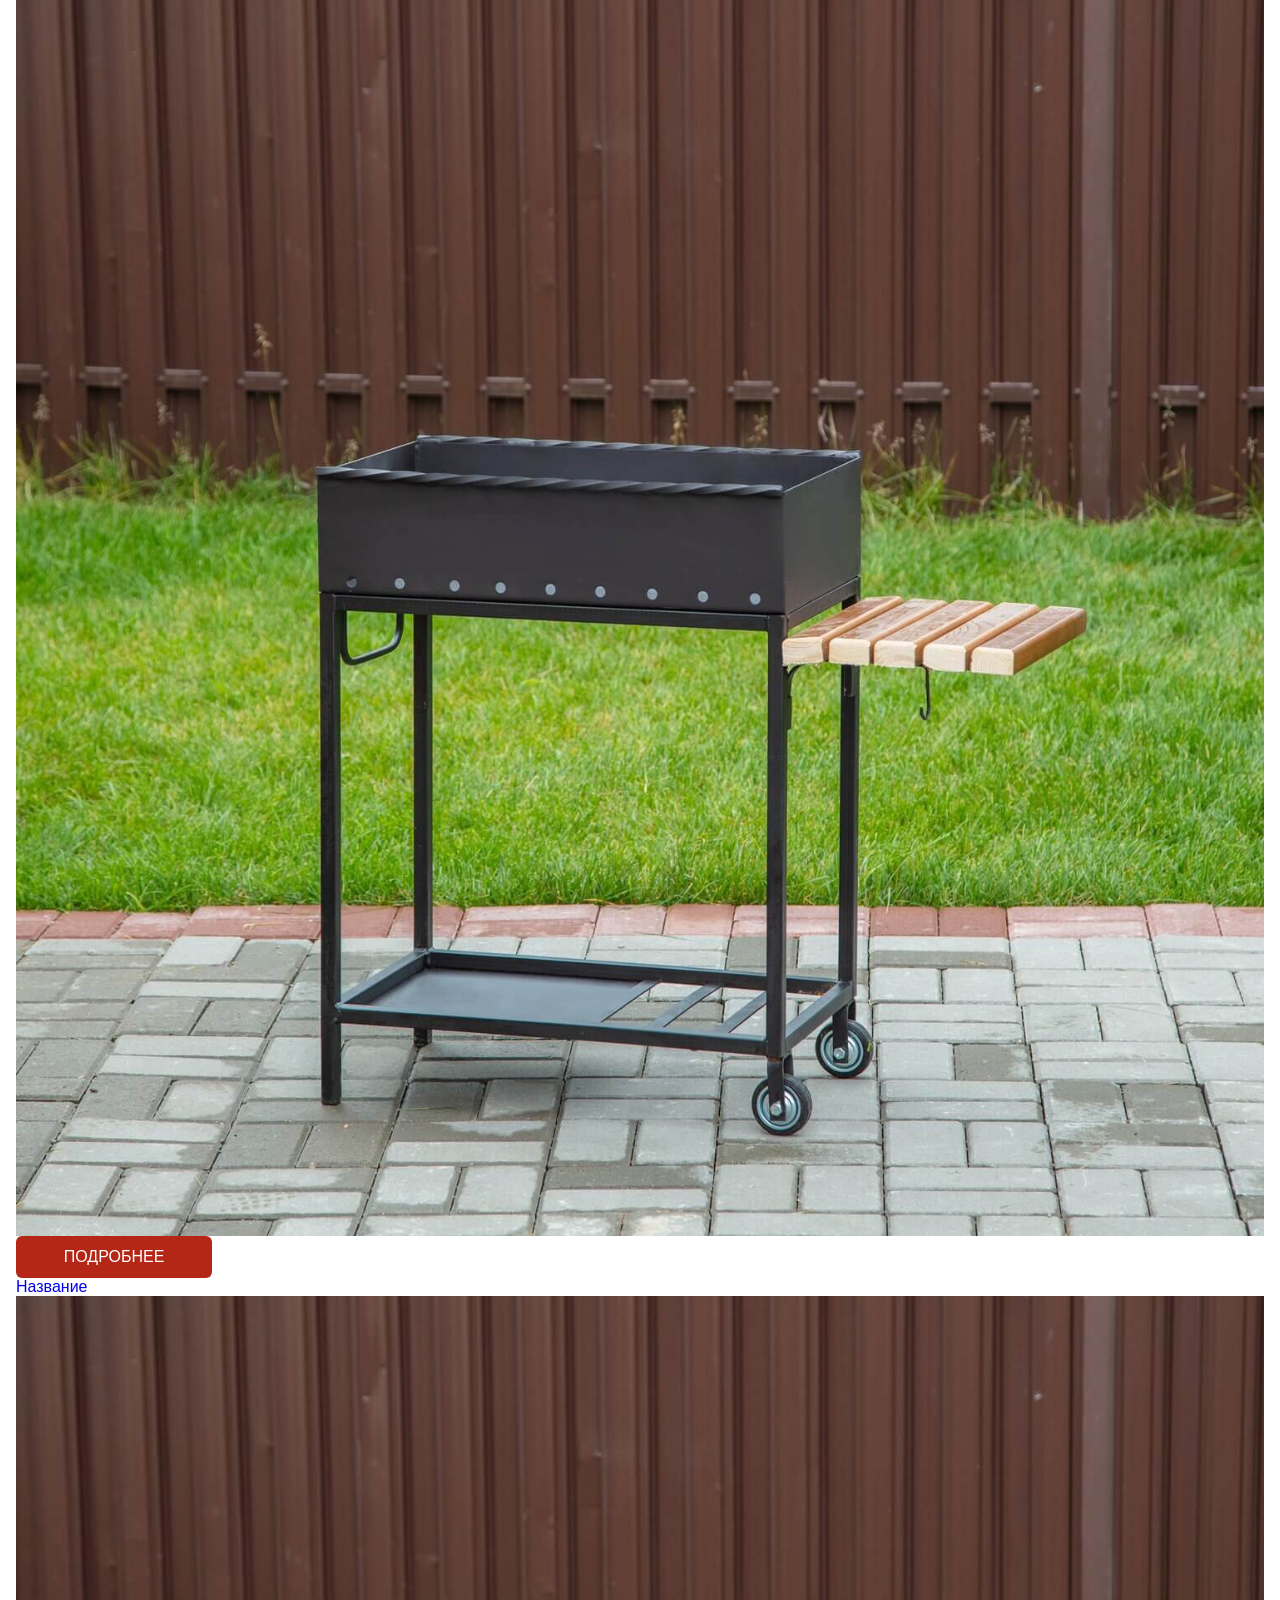
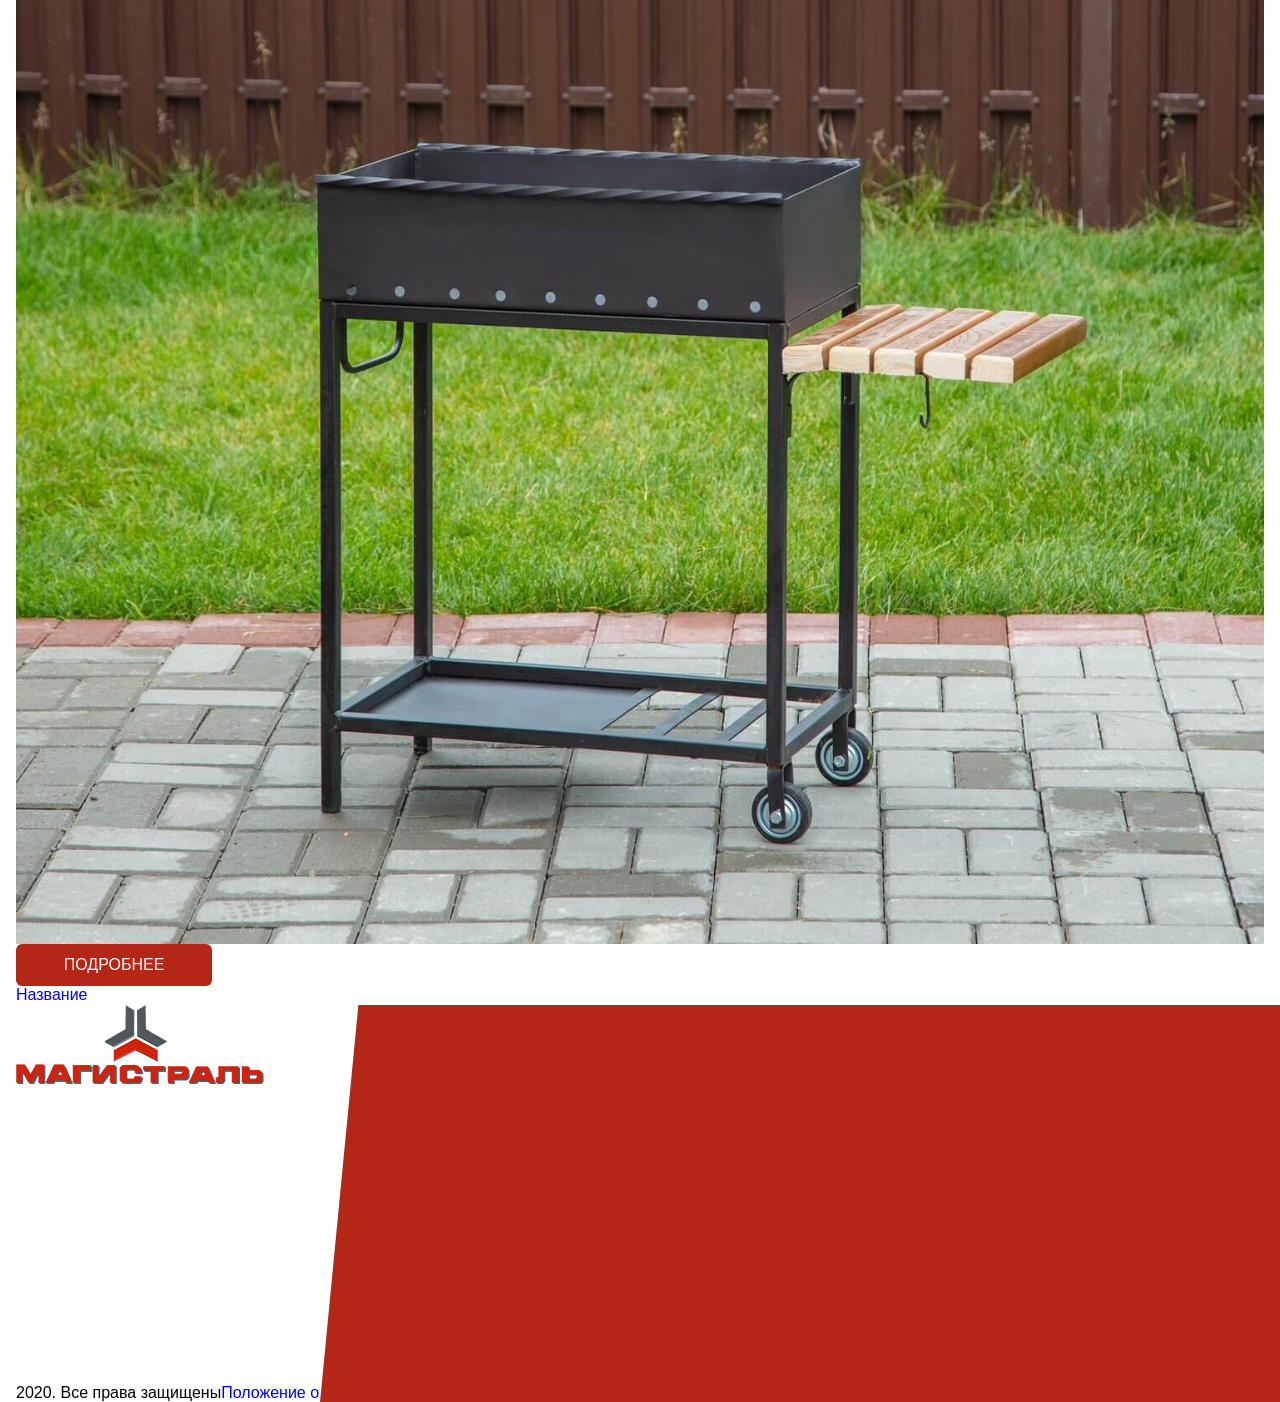
<file: page-simpleCat.html>
<!DOCTYPE html>
<html lang="ru-RU">
  <head>
    <meta charset="utf-8">
    <title>Мангалы</title><!--[if IE]>
    <meta http-equiv="X-UA-Compatible" content="IE = edge"><![endif]-->
    <meta name="viewport" content="width=device-width,initial-scale=1">
    <meta name="keywords" content="">
    <link rel="stylesheet" type="text/css" href="static/css/styles.min.css"><!--[if lt IE 9]>
    <script src="https://cdnjs.cloudflare.com/ajax/libs/html5shiv/3.7.3/html5shiv-printshiv.min.js"></script><![endif]-->
  </head>
  <body class="index-page">
    <div class="wrapper">
      <header class="header">
        <div class="container">
          <div class="header-top df df-sp"><a class="logo" href="index.html"><img src="static/images/general/logo.png" alt=""></a>
            <div class="header-top__info df">
              <div class="header-top__phone"><a href="tel:+78452426330"><img src="static/images/general/phone.png" alt=""><span>+7 (8452) 426330</span></a></div>
              <div class="header-top__wrapper df"><a class="btn btn-border popup-modal" href="#test-modal">Оставить заявку</a>
                <div class="form-search__wrapper">
                  <form class="form-search">
                    <input type="search" method="get" title="Что вы ищете?" placeholder="Что вы ищете?">
                  </form><span class="form-search__close">&#9932;</span>
                </div>
                <div class="search">
                  <svg class="svg-sprite-icon icon-search search-icon">
                    <use xlink:href="static/images/svg/symbol/sprite.svg#search"></use>
                  </svg>
                </div>
              </div>
            </div>
          </div>
        </div>
        <div class="header-bottom">
          <div class="container">
            <div class="sandwich"><span class="sandwich-line"></span></div>
            <div class="nav-wrapper">
              <nav class="nav">
                <ul>
                  <li><a href="index.html">главная</a></li>
                  <li><a href="page-about.html">О НАС</a></li>
                  <li class="drop-down-li"><a href="page-catalog.html">КАТАЛОГ ТОВАРОВ</a>
                    <div class="drop-down-li__b">
                      <svg class="svg-sprite-icon icon-ar drop-down-li-ar">
                        <use xlink:href="static/images/svg/symbol/sprite.svg#ar"></use>
                      </svg>
                    </div>
                    <div class="drop-down__wrapper">
                      <ul class="drop-down">
                        <li><a href="page-simpleCat.html">мангалы</a></li>
                        <li><a href="#">коптильни</a></li>
                        <li><a href="#">печи барбекю</a></li>
                        <li><a href="#">гриль</a></li>
                        <li><a href="#">садовая мебель</a></li>
                        <li><a href="#">аксессуары</a></li>
                      </ul>
                    </div>
                  </li>
                  <li><a href="#">доставка</a></li>
                  <li><a href="contacts.html">контакты</a></li>
                </ul>
              </nav>
            </div>
          </div>
        </div>
      </header>
      <div class="content">
        <section class="s-sCat">
          <div class="container">
            <div class="sCat">
              <div class="breadcrumbs"><a href="#">Главная</a>
                <div class="breadcrumbs-mark"></div><a href="#">Каталог товаров</a>
                <div class="breadcrumbs-mark"></div><a href="#">Мангалы</a>
              </div>
              <h1 class="sec-title">Мангалы</h1>
              <div class="sCat-items ourProd-items gr">
                <div class="ourProd-item sCat-item"><a class="sCat-item__link" href="single-prod.html">
                    <div class="ourProd-item__img"><img src="static/images/general/testPic.jpg" alt="">
                      <div class="btn btn-clip">ПОДРОБНЕЕ</div>
                    </div>
                    <p>Угольный мангал “Minor”</p></a></div>
                <div class="ourProd-item sCat-item"><a class="sCat-item__link" href="#">
                    <div class="ourProd-item__img"><img src="static/images/general/testPic.jpg" alt="">
                      <div class="btn btn-clip">ПОДРОБНЕЕ</div>
                    </div>
                    <p>Название</p></a></div>
                <div class="ourProd-item sCat-item"><a class="sCat-item__link" href="#">
                    <div class="ourProd-item__img"><img src="static/images/general/testPic.jpg" alt="">
                      <div class="btn btn-clip">ПОДРОБНЕЕ</div>
                    </div>
                    <p>Название</p></a></div>
                <div class="ourProd-item sCat-item"><a class="sCat-item__link" href="#">
                    <div class="ourProd-item__img"><img src="static/images/general/testPic.jpg" alt="">
                      <div class="btn btn-clip">ПОДРОБНЕЕ</div>
                    </div>
                    <p>Название</p></a></div>
                <div class="ourProd-item sCat-item"><a class="sCat-item__link" href="#">
                    <div class="ourProd-item__img"><img src="static/images/general/testPic.jpg" alt="">
                      <div class="btn btn-clip">ПОДРОБНЕЕ</div>
                    </div>
                    <p>Название</p></a></div>
                <div class="ourProd-item sCat-item"><a class="sCat-item__link" href="#">
                    <div class="ourProd-item__img"><img src="static/images/general/testPic.jpg" alt="">
                      <div class="btn btn-clip">ПОДРОБНЕЕ</div>
                    </div>
                    <p>Название</p></a></div>
                <div class="ourProd-item sCat-item"><a class="sCat-item__link" href="#">
                    <div class="ourProd-item__img"><img src="static/images/general/testPic.jpg" alt="">
                      <div class="btn btn-clip">ПОДРОБНЕЕ</div>
                    </div>
                    <p>Название</p></a></div>
                <div class="ourProd-item sCat-item"><a class="sCat-item__link" href="#">
                    <div class="ourProd-item__img"><img src="static/images/general/testPic.jpg" alt="">
                      <div class="btn btn-clip">ПОДРОБНЕЕ</div>
                    </div>
                    <p>Название</p></a></div>
                <div class="ourProd-item sCat-item"><a class="sCat-item__link" href="#">
                    <div class="ourProd-item__img"><img src="static/images/general/testPic.jpg" alt="">
                      <div class="btn btn-clip">ПОДРОБНЕЕ</div>
                    </div>
                    <p>Название</p></a></div>
              </div>
            </div>
          </div>
        </section>
      </div>
      <footer class="footer">
        <div class="container">
          <div class="footer-top df df-sp">
            <div class="footer-top__left">
              <div class="logo"><img src="static/images/general/logo.png" alt=""></div>
              <div class="footer-top__social"><a href="#">
                  <svg class="svg-sprite-icon icon-vk footer-top__icon">
                    <use xlink:href="static/images/svg/symbol/sprite.svg#vk"></use>
                  </svg></a><a href="#">
                  <svg class="svg-sprite-icon icon-face footer-top__icon">
                    <use xlink:href="static/images/svg/symbol/sprite.svg#face"></use>
                  </svg></a><a href="#">
                  <svg class="svg-sprite-icon icon-inst footer-top__icon footer-top__inst">
                    <use xlink:href="static/images/svg/symbol/sprite.svg#inst"></use>
                  </svg></a><a href="#">
                  <svg class="svg-sprite-icon icon-mm footer-top__icon">
                    <use xlink:href="static/images/svg/symbol/sprite.svg#mm"></use>
                  </svg></a></div>
            </div>
            <div class="footer-top__right"><span class="title">Информация</span>
              <ul>
                <li><a href="page-about.html">О компании</a></li>
                <li><a href="#">Доставка и оплата</a></li>
                <li><a href="contacts.html">Контакты</a></li>
              </ul>
            </div>
          </div>
          <div class="footer-bottom df">
            <p>2020. Все права защищены</p>
            <div class="footer-bottom__pol"> <a href="#">Положение о персональных данных</a><a href="#">Политика конфиденциальности</a><a href="#">Пользовательское соглашение</a></div>
          </div>
        </div>
      </footer>
      <div class="mfp-hide mfp-inline-holder white-popup-block" id="test-modal">
        <div class="test-modal">
          <form class="form-js form-js1" enctype="multipart/form-data" method="post" id="form-js1">
            <div class="form-js1-wrap">
              <div class="sec-title">Оставить заявку</div>
              <p>Если Вы заинтересовались нашей продукцией, то Вы можете оставить заявку и мы свяжемся с Вами для совершения заказа.</p>
              <div class="form-js1-input">
                <input class="form-js1-text input-text" type="text" name="nameFF" placeholder="Ваше имя...">
              </div>
              <div class="form-js1-input">
                <input class="input-text mask validate" type="text" name="telFF" placeholder="Номер телефона...">
              </div>
              <div class="form-js1-input">
                <input class="form-js1-text input-text" type="text" name="townFF" placeholder="Город доставки">
              </div>
              <div class="form-js1-btnW">
                <div class="popup-form__btn">
                  <div class="button btn form-button btn-grey"><span>Подписаться</span></div>
                  <input class="button-submit" type="submit">
                  <input class="form-metka" type="hidden" name="metkaFF" value>
                  <input class="form-city" type="hidden" name="cityFF" value>
                </div>
                <div class="popup-form__check popup-form__check--test">Нажимая на кнопку "Отправить" я соглашаюсь с <a href="/Polozhenie.pdf" rel="nofollow">Положением о персональных данных</a>, <a href="/Politika.pdf" rel="nofollow">Политикой конфиденциальности</a> и <a href="/Soglashenie.pdf" rel="nofollow">Пользовательским соглашением</a>.
                  <label class="confidencial__checked">
                    <input type="checkbox" name="checked" value="Согласен" checked><span></span>
                  </label>
                </div>
              </div>
            </div>
          </form>
          <div class="popup-form--wrap form-ok form-js1-ok">
            <div class="popup-form__title">Спасибо<br> за обращение</div>
            <div class="popup-form__desc">Менеджер свяжется с вами по указанному номеру<br> в ближайшее время.</div>
          </div>
        </div>
      </div>
    </div>
    <script src="static/js/jquery-3.3.1.min.js"></script>
    <script src="static/js/libs.min.js"></script>
    <script src="static/js/main.js"></script>
  </body>
</html>
</file>
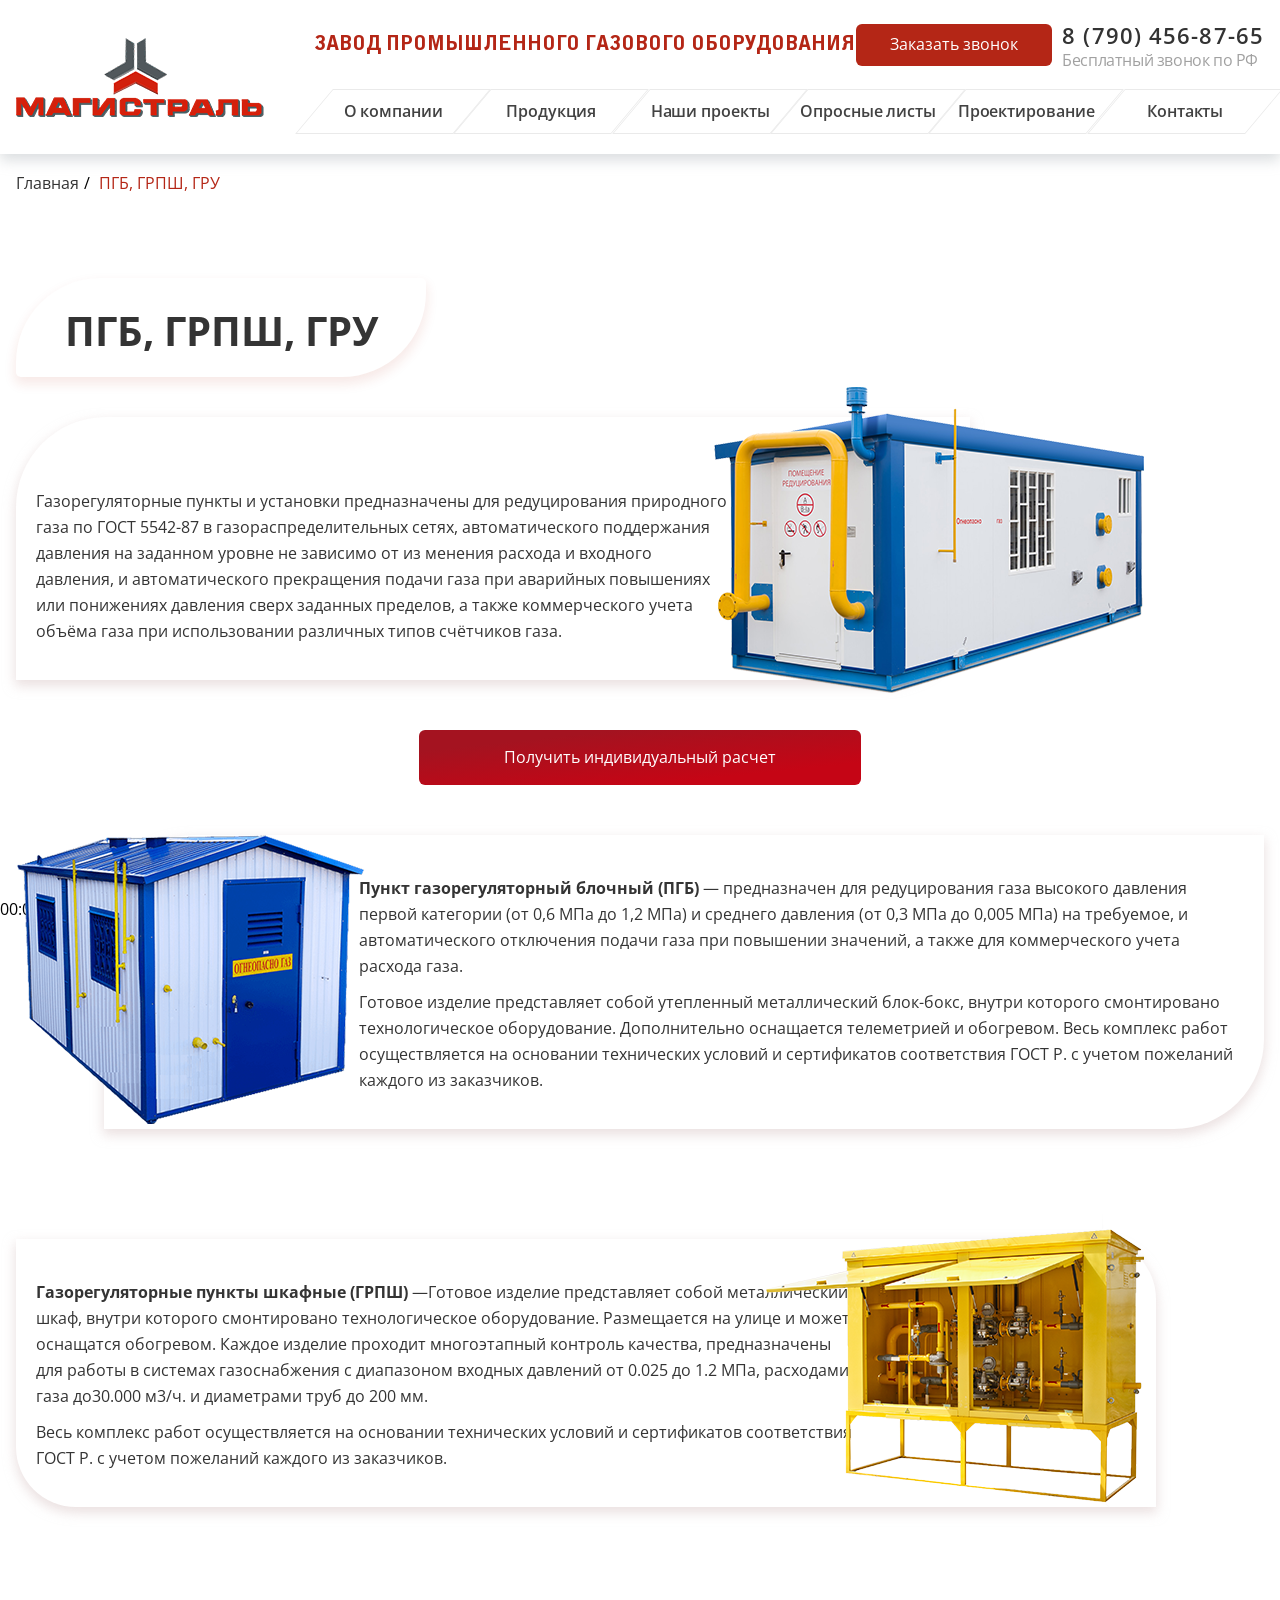
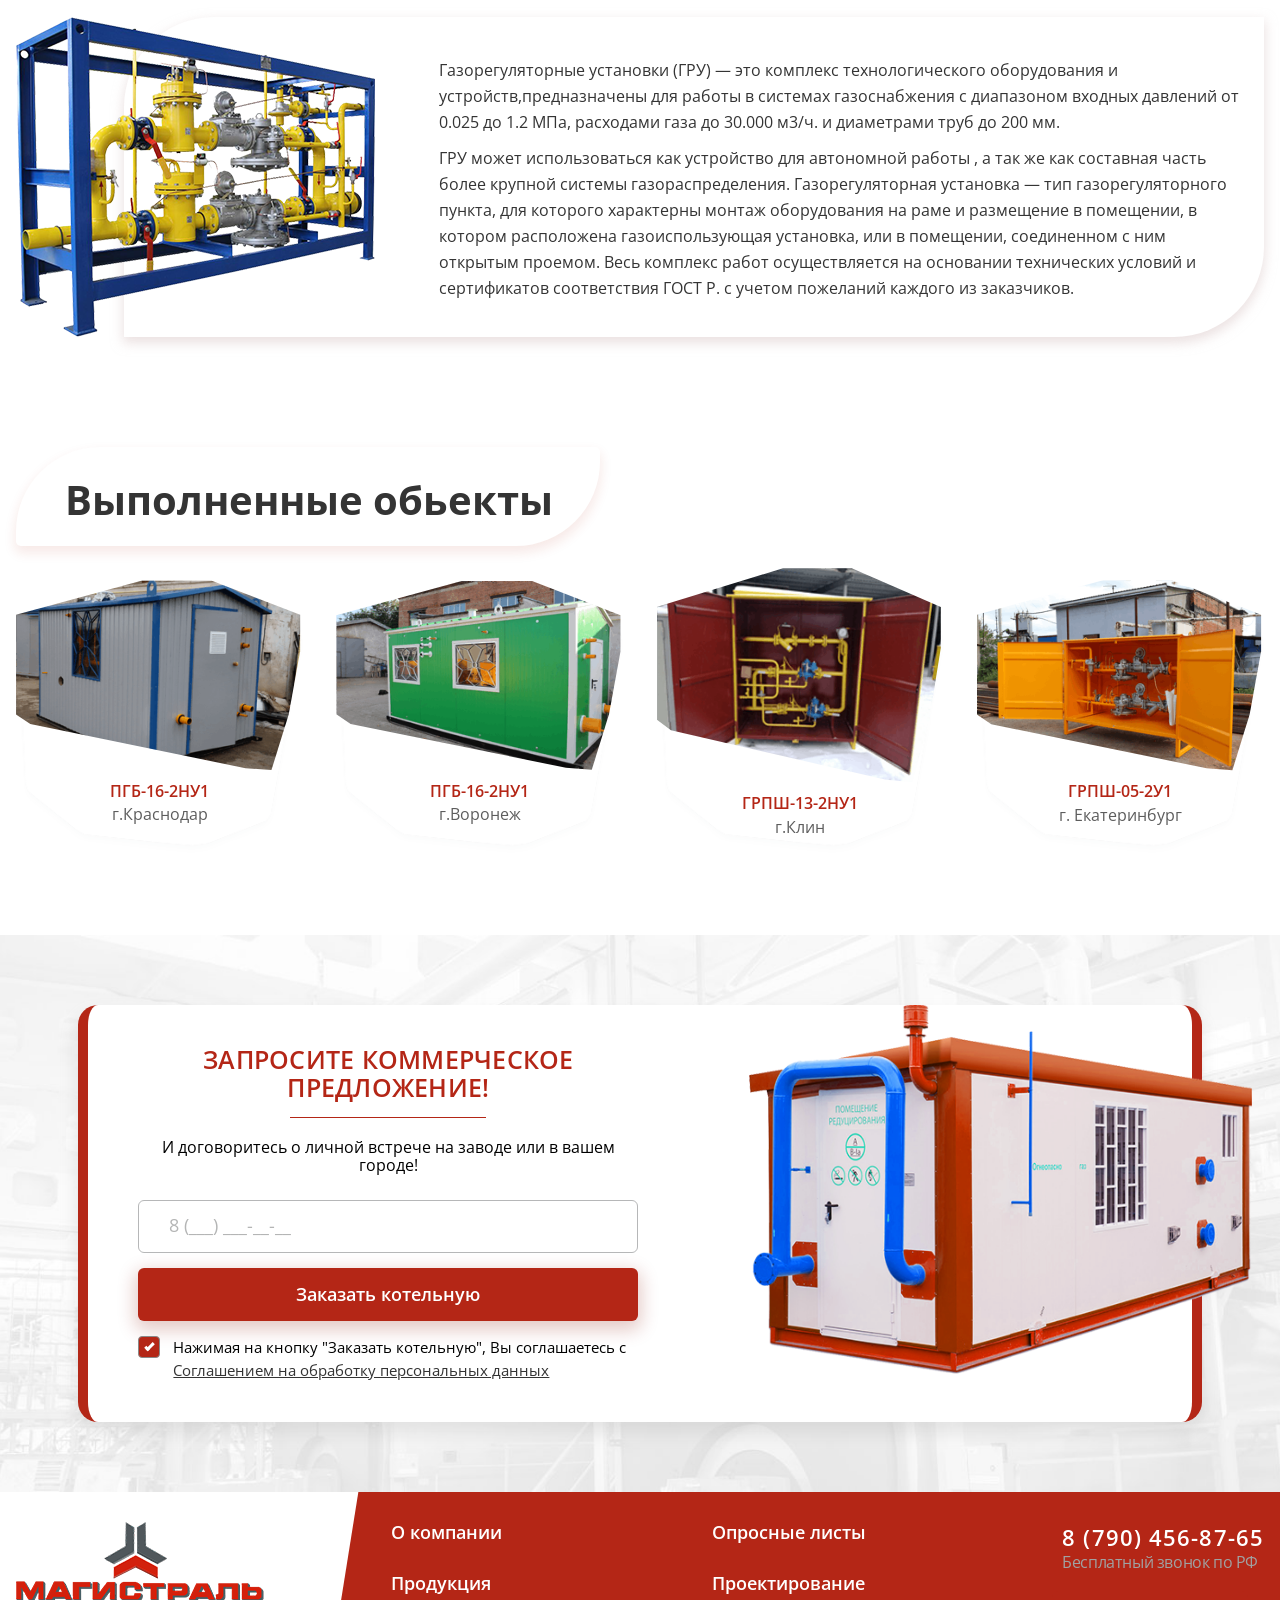
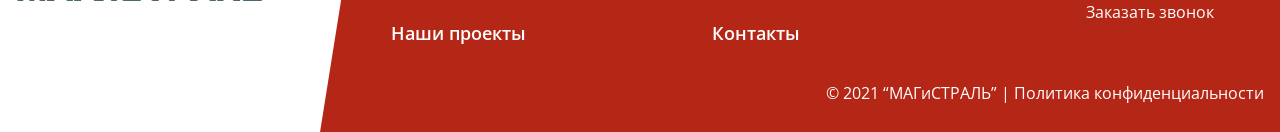
<file: pgb.html>
<!DOCTYPE html>
<html lang="ru-RU">
  <head>
    <meta charset="utf-8">
    <title>ПГБ, ГРПШ, ГРУ</title><!--[if IE]>
    <meta http-equiv="X-UA-Compatible" content="IE = edge"><![endif]-->
    <meta name="viewport" content="width=device-width,initial-scale=1">
    <meta name="keywords" content="">
    <link href="https://fonts.googleapis.com/css2?family=Open+Sans:wght@300;400;600;700;800&amp;display=swap" rel="stylesheet">
    <link rel="stylesheet" type="text/css" href="static/css/styles.min.css"><!--[if lt IE 9]>
    <script src="https://cdnjs.cloudflare.com/ajax/libs/html5shiv/3.7.3/html5shiv-printshiv.min.js"></script><![endif]-->
  </head>
  <body class="index-page">
    <div class="wrapper">
      <header class="header">
        <div class="container">
          <div class="header-wrapper df sb"><span class="top-title">Завод промышленного газового оборудования</span><a class="logo" href="/"><img src="static/images/general/logo.png" alt=""></a>
            <div class="header-left">
              <div class="header-left__top df"><span class="title">Завод промышленного газового оборудования</span><a class="btn" href="#">Заказать звонок</a>
                <div class="header-left__top-phone df fdc"><a href="tel:+77904568765">8 (790) 456-87-65</a><span>Бесплатный звонок по РФ</span></div>
              </div>
              <div class="header-left__bottom">
                <div class="sandwich-wrapper">
                  <div class="sandwich"><span class="sandwich-line"></span></div>
                </div>
                <div class="nav-wrapper">
                  <nav>
                    <ul>
                      <li><a href="/about.html">О компании</a></li>
                      <li><a href="">Продукция</a></li>
                      <li><a href="/projects.html">Наши проекты</a></li>
                      <li><a href="/question.html">Опросные листы</a></li>
                      <li><a href="">Проектирование</a></li>
                      <li><a href="">Контакты</a></li>
                    </ul>
                  </nav><a class="btn btn-mob" href="#">Заказать звонок</a>
                </div>
              </div>
            </div>
          </div>
        </div>
      </header>
      <div class="content">
        <section class="s-pgb">
          <div class="container">
            <div class="breadcrambs"><a href="/">Главная</a><span>/ </span><a href="#">ПГБ, ГРПШ, ГРУ</a></div>
            <div class="pgb">
              <h2 class="sec-title">ПГБ, ГРПШ, ГРУ</h2>
              <div class="pgb-items">
                <div class="pgb-item df">
                  <div class="pgb-item__text">
                    <p>Газорегуляторные пункты и установки предназначены для редуцирования природного газа по ГОСТ 5542-87 в газораспределительных сетях, автоматического поддержания давления на заданном уровне не зависимо от из менения расхода и входного давления, и автоматического прекращения подачи газа при аварийных повышениях или понижениях давления сверх заданных пределов, а также коммерческого учета объёма газа при использовании различных типов счётчиков газа.</p>
                  </div>
                  <div class="pgb-item__img"><img src="static/images/general/pgb1.png" alt=""></div>
                </div>
                <div class="fiel-btn pgb-btn"><a class="btn btn-fiel" href="#">Получить индивидуальный расчет</a></div>
                <div class="pgb-item df pgb-item-2">
                  <div class="pgb-item__img"><img src="static/images/general/pgb2.png" alt=""></div>
                  <div class="pgb-item__text">
                    <p><strong>Пункт газорегуляторный блочный (ПГБ)</strong> — предназначен для редуцирования газа высокого давления первой категории (от 0,6 МПа до 1,2 МПа) и среднего давления (от 0,3 МПа до 0,005 МПа) на требуемое, и автоматического отключения подачи газа при повышении значений, а также для коммерческого учета расхода газа.</p>
                    <p>Готовое изделие представляет собой утепленный металлический блок-бокс, внутри которого смонтировано технологическое оборудование. Дополнительно оснащается телеметрией и обогревом. Весь комплекс работ осуществляется на основании технических условий и сертификатов соответствия ГОСТ Р. с учетом пожеланий каждого из заказчиков.</p>
                  </div>
                </div>
                <div class="pgb-item df">
                  <div class="pgb-item__text">
                    <p><strong>Газорегуляторные пункты шкафные (ГРПШ)</strong> —Готовое изделие представляет собой металлический шкаф, внутри которого смонтировано технологическое оборудование. Размещается на улице и может  оснащатся обогревом. Каждое изделие проходит многоэтапный контроль качества, предназначены для работы в системах газоснабжения с диапазоном входных давлений от 0.025 до 1.2 МПа, расходами газа до30.000 м3/ч. и диаметрами труб до 200 мм.</p>
                    <p>Весь комплекс работ осуществляется на основании технических условий и сертификатов соответствия ГОСТ Р. с учетом пожеланий каждого из заказчиков.</p>
                  </div>
                  <div class="pgb-item__img"><img src="static/images/general/pgb3.png" alt=""></div>
                </div>
                <div class="pgb-item df pgb-item-2">
                  <div class="pgb-item__img"><img src="static/images/general/pgb4.png" alt=""></div>
                  <div class="pgb-item__text">
                    <p>Газорегуляторные установки (ГРУ) — это комплекс технологического оборудования и устройств,предназначены для работы в системах газоснабжения с диапазоном входных давлений от 0.025 до 1.2 МПа, расходами газа до 30.000 м3/ч. и диаметрами труб до 200 мм.</p>
                    <p>ГРУ может использоваться как устройство для автономной работы , а так же как составная часть более крупной системы газораспределения. Газорегуляторная установка — тип газорегуляторного пункта, для которого характерны монтаж оборудования на раме и размещение в помещении, в котором расположена газоиспользующая установка, или в помещении, соединенном с ним открытым проемом. Весь комплекс работ осуществляется на основании технических условий и сертификатов соответствия ГОСТ Р. с учетом пожеланий каждого из заказчиков.</p>
                  </div>
                </div>
              </div>
            </div>
          </div>
        </section>
        <section class="s-done-projects">
          <div class="container">
            <h2 class="sec-title">Выполненные обьекты</h2>
            <div class="done-projects df sb">
              <div class="done-projects__item">
                <div class="done-projects__item--img pgb-done"><img src="static/images/general/dpgb1.png" alt=""></div>
                <div class="done-projects__item--text"><span class="title">ПГБ-16-2НУ1</span>
                  <p class="town">г.Краснодар</p>
                </div>
              </div>
              <div class="done-projects__item">
                <div class="done-projects__item--img pgb-done"><img src="static/images/general/dpgb2.png" alt=""></div>
                <div class="done-projects__item--text"><span class="title">ПГБ-16-2НУ1</span>
                  <p class="town">г.Воронеж</p>
                </div>
              </div>
              <div class="done-projects__item">
                <div class="done-projects__item--img pgb-done"><img src="static/images/general/dpgb3.png" alt=""></div>
                <div class="done-projects__item--text"><span class="title">ГРПШ-13-2НУ1</span>
                  <p class="town">г.Клин</p>
                </div>
              </div>
              <div class="done-projects__item">
                <div class="done-projects__item--img pgb-done"><img src="static/images/general/dpgb4.png" alt=""></div>
                <div class="done-projects__item--text"><span class="title">ГРПШ-05-2У1</span>
                  <p class="town">г. Екатеринбург</p>
                </div>
              </div>
            </div>
          </div>
        </section>
        <section class="s-form-b sa-form-b">
          <div class="container">
            <div class="form-b-wrapper">
              <form class="form-b form-img" action="">
                <div class="form-b-items">
                  <h2 class="form-b-title">Запросите коммерческое предложение!</h2>
                  <hr class="form-b-line">
                  <p class="form-b-text">И договоритесь о личной встрече на заводе или в вашем городе!</p>
                  <div class="form-b-group df sb">
                    <div class="form-b-group__block">
                      <input type="text" placeholder="8 (___) ___-__-__">
                    </div>
                    <div class="form-b-group__block">
                      <button class="btn btn-big">Заказать котельную</button>
                    </div>
                  </div>
                  <div class="form-b-radio"><label class="check-container">Нажимая на кнопку "Заказать котельную", Вы соглашаетесь с <a href="">Соглашением на обработку персональных данных</a>
<input type="checkbox" checked="checked">
<span class="checkmark"></span>
</label>
                  </div>
                </div>
                <div class="form-img__wrapper"><img src="static/images/general/pgb-form.png" alt=""></div>
              </form>
            </div>
          </div>
        </section>
      </div>
      <footer class="footer">
        <div class="container">
          <div class="footer-wrapper df">
            <div class="logo"><img src="static/images/general/logo.png" alt=""></div>
            <div class="footer-wrapper-right">
              <div class="footer-wrapper-right__top df sb">
                <div class="footer-wrapper-block">
                  <ul>
                    <li><a href="#">О компании</a></li>
                    <li><a href="#">Продукция</a></li>
                    <li><a href="#">Наши проекты</a></li>
                  </ul>
                </div>
                <div class="footer-wrapper-block">
                  <ul>
                    <li><a href="#">Опросные листы</a></li>
                    <li><a href="#">Проектирование</a></li>
                    <li><a href="#">Контакты</a></li>
                  </ul>
                </div>
                <div class="footer-wrapper-block">
                  <div class="header-left__top-phone df fdc"><a class="phone-footer" href="tel:+77904568765">8 (790) 456-87-65</a><span>Бесплатный звонок по РФ</span></div><a class="btn btn-footer" href="#">Заказать звонок</a>
                </div>
              </div>
              <div class="footer-wrapper-right__bottom">
                <p>© 2021 “МАГиСТРАЛЬ” | <a href="">Политика конфиденциальности</a></p>
              </div>
            </div>
          </div>
        </div>
      </footer>
    </div>
    <script src="static/js/jquery-3.3.1.min.js"></script>
    <script src="static/js/libs.min.js"></script>
    <script src="static/js/main.js"></script>
    <script>
      // Javascript starts
countdown4 = 60;

function getCookie(c_name) {
    var i, x, y, ARRcookies = document.cookie.split(";");
    for (i = 0; i < ARRcookies.length; i++) {
        x = ARRcookies[i].substr(0, ARRcookies[i].indexOf("="));
        y = ARRcookies[i].substr(ARRcookies[i].indexOf("=") + 1);
        x = x.replace(/^\s+|\s+$/g, "");
        if (x == c_name) {
            return unescape(y);
        }
    }
}

function setCookie(c_name, value, exdays) {
    var exdate = new Date();
    exdate.setDate(exdate.getDate() + exdays);
    var c_value = escape(value) + ((exdays == null) ? "" : "; expires=" + exdate.toUTCString());
    document.cookie = c_name + "=" + c_value;
}

// Converting date difference from seconds to actual time


function convert_to_time(secs) {
    secs = parseInt(secs);
    hh = secs / 3600;
    hh = parseInt(hh);
    mmt = secs - (hh * 3600);
    mm = mmt / 60;
    mm = parseInt(mm);
    ss = mmt - (mm * 60);

    if (hh > 23) {
        dd = hh / 24;
        dd = parseInt(dd);
        hh = hh - (dd * 24);
    } else {
        dd = 0;
    }

    if (ss < 10) {
        ss = "0" + ss;
    }
    if (mm < 10) {
        mm = "0" + mm;
    }
    if (hh < 10) {
        hh = "0" + hh;
    }
    if (dd == 0) {
        return (hh + ":" + mm + ":" + ss);
    }
    else {
        if (dd > 1) {
            return (dd + " day " + hh + ":" + mm + ":" + ss);
        }
        else {
            return (dd + " day " + hh + ":" + mm + ":" + ss);
        }
    }
}
if(getCookie('countdown')){
    countdown4 = getCookie('countdown');
};

// Our function that will do the actual countdown
do_cd4 = function() {
    if (countdown4 < 0) {

        // change text
        document.getElementById('cd4').innerHTML = "началось";

    }
    else {
        document.getElementById('cd4').innerHTML = convert_to_time(countdown4);
        setTimeout('do_cd4()', 1000);
    }
    setCookie('countdown', countdown4, 3);
    countdown4 = countdown4 - 1;
}

document.write("<div id='cd4'></div>\n");
do_cd4();
    </script>
    
  </body>
</html>
</file>
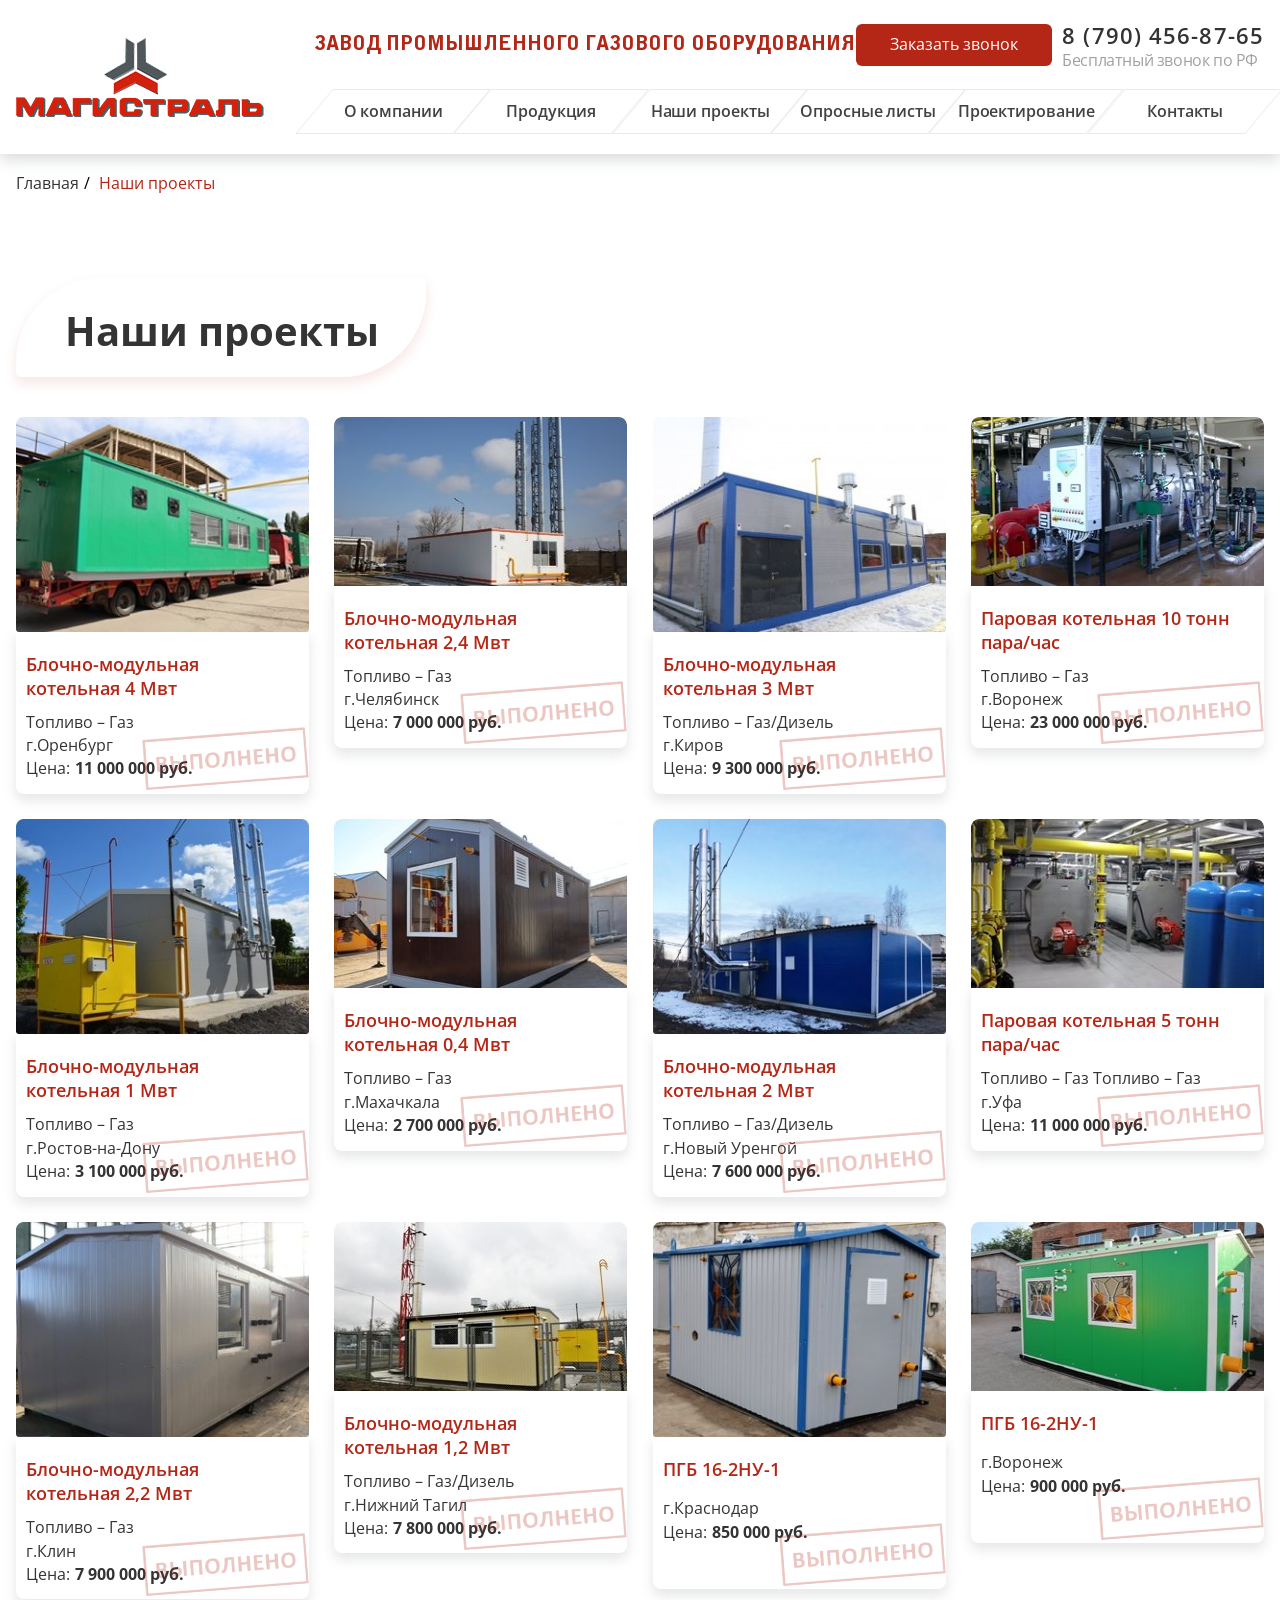
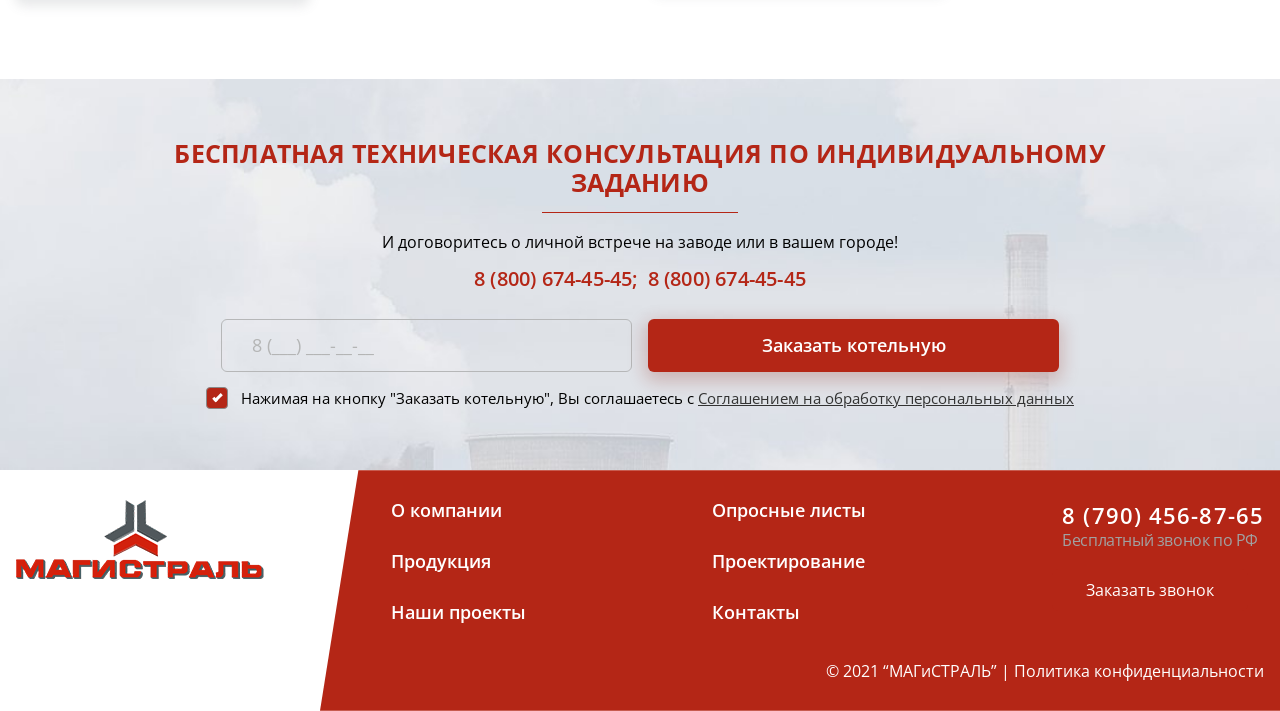
<file: projects.html>
<!DOCTYPE html>
<html lang="ru-RU">
  <head>
    <meta charset="utf-8">
    <title>Наши проекты</title><!--[if IE]>
    <meta http-equiv="X-UA-Compatible" content="IE = edge"><![endif]-->
    <meta name="viewport" content="width=device-width,initial-scale=1">
    <meta name="keywords" content="">
    <link href="https://fonts.googleapis.com/css2?family=Open+Sans:wght@300;400;600;700;800&amp;display=swap" rel="stylesheet">
    <link rel="stylesheet" type="text/css" href="static/css/styles.min.css"><!--[if lt IE 9]>
    <script src="https://cdnjs.cloudflare.com/ajax/libs/html5shiv/3.7.3/html5shiv-printshiv.min.js"></script><![endif]-->
  </head>
  <body class="index-page">
    <div class="wrapper">
      <header class="header">
        <div class="container">
          <div class="header-wrapper df sb"><span class="top-title">Завод промышленного газового оборудования</span><a class="logo" href="/"><img src="static/images/general/logo.png" alt=""></a>
            <div class="header-left">
              <div class="header-left__top df"><span class="title">Завод промышленного газового оборудования</span><a class="btn" href="#">Заказать звонок</a>
                <div class="header-left__top-phone df fdc"><a href="tel:+77904568765">8 (790) 456-87-65</a><span>Бесплатный звонок по РФ</span></div>
              </div>
              <div class="header-left__bottom">
                <div class="sandwich-wrapper">
                  <div class="sandwich"><span class="sandwich-line"></span></div>
                </div>
                <div class="nav-wrapper">
                  <nav>
                    <ul>
                      <li><a href="/about.html">О компании</a></li>
                      <li><a href="">Продукция</a></li>
                      <li><a href="/projects.html">Наши проекты</a></li>
                      <li><a href="/question.html">Опросные листы</a></li>
                      <li><a href="">Проектирование</a></li>
                      <li><a href="">Контакты</a></li>
                    </ul>
                  </nav><a class="btn btn-mob" href="#">Заказать звонок</a>
                </div>
              </div>
            </div>
          </div>
        </div>
      </header>
      <div class="content">
        <section class="s-projects">
          <div class="container">
            <div class="breadcrambs"><a href="#">Главная</a><span>/ </span><a href="#">Наши проекты</a></div>
            <div class="projects">
              <h2 class="sec-title">Наши проекты</h2>
              <div class="projects-items">
                <div class="projects-item">
                  <div class="projects-item__img"><img src="static/images/general/pro1.jpg" alt=""></div>
                  <div class="projects-item__text"><span class="title">Блочно-модульная котельная 4 Мвт</span><span class="fuel">Топливо – Газ</span><span class="town">г.Оренбург</span>
                    <div class="projects-item__price"><span class="price-title">Цена:</span><span class="num"> 11 000 000 руб.</span></div>
                  </div>
                </div>
                <div class="projects-item">
                  <div class="projects-item__img"><img src="static/images/general/pro2.jpg" alt=""></div>
                  <div class="projects-item__text"><span class="title">Блочно-модульная котельная 2,4 Мвт</span><span class="fuel">Топливо – Газ</span><span class="town">г.Челябинск</span>
                    <div class="projects-item__price"><span class="price-title">Цена:</span><span class="num"> 7 000 000 руб.</span></div>
                  </div>
                </div>
                <div class="projects-item">
                  <div class="projects-item__img"><img src="static/images/general/pro3.jpg" alt=""></div>
                  <div class="projects-item__text"><span class="title">Блочно-модульная котельная 3 Мвт</span><span class="fuel">Топливо – Газ/Дизель</span><span class="town">г.Киров</span>
                    <div class="projects-item__price"><span class="price-title">Цена:</span><span class="num"> 9 300 000 руб.</span></div>
                  </div>
                </div>
                <div class="projects-item">
                  <div class="projects-item__img"><img src="static/images/general/pro4.jpg" alt=""></div>
                  <div class="projects-item__text"><span class="title">Паровая котельная 10 тонн пара/час</span><span class="fuel">Топливо – Газ</span><span class="town">г.Воронеж</span>
                    <div class="projects-item__price"><span class="price-title">Цена:</span><span class="num"> 23 000 000 руб.</span></div>
                  </div>
                </div>
                <div class="projects-item">
                  <div class="projects-item__img"><img src="static/images/general/pro5.jpg" alt=""></div>
                  <div class="projects-item__text"><span class="title">Блочно-модульная котельная 1 Мвт</span><span class="fuel">Топливо – Газ</span><span class="town">г.Ростов-на-Дону</span>
                    <div class="projects-item__price"><span class="price-title">Цена:</span><span class="num"> 3 100 000 руб.</span></div>
                  </div>
                </div>
                <div class="projects-item">
                  <div class="projects-item__img"><img src="static/images/general/pro6.jpg" alt=""></div>
                  <div class="projects-item__text"><span class="title">Блочно-модульная котельная 0,4 Мвт</span><span class="fuel">Топливо – Газ</span><span class="town">г.Махачкала</span>
                    <div class="projects-item__price"><span class="price-title">Цена:</span><span class="num"> 2 700 000 руб.</span></div>
                  </div>
                </div>
                <div class="projects-item">
                  <div class="projects-item__img"><img src="static/images/general/pro7.jpg" alt=""></div>
                  <div class="projects-item__text"><span class="title">Блочно-модульная котельная 2 Мвт</span><span class="fuel">Топливо – Газ/Дизель</span><span class="town">г.Новый Уренгой</span>
                    <div class="projects-item__price"><span class="price-title">Цена:</span><span class="num"> 7 600 000 руб.</span></div>
                  </div>
                </div>
                <div class="projects-item">
                  <div class="projects-item__img"><img src="static/images/general/pro8.jpg" alt=""></div>
                  <div class="projects-item__text"><span class="title">Паровая котельная 5 тонн пара/час</span><span class="fuel">Топливо – Газ Топливо – Газ</span><span class="town">г.Уфа</span>
                    <div class="projects-item__price"><span class="price-title">Цена:</span><span class="num"> 11 000 000 руб.</span></div>
                  </div>
                </div>
                <div class="projects-item">
                  <div class="projects-item__img"><img src="static/images/general/pro9.jpg" alt=""></div>
                  <div class="projects-item__text"><span class="title">Блочно-модульная котельная 2,2 Мвт</span><span class="fuel">Топливо – Газ</span><span class="town">г.Клин</span>
                    <div class="projects-item__price"><span class="price-title">Цена:</span><span class="num"> 7 900 000 руб.</span></div>
                  </div>
                </div>
                <div class="projects-item">
                  <div class="projects-item__img"><img src="static/images/general/pro10.jpg" alt=""></div>
                  <div class="projects-item__text"><span class="title">Блочно-модульная котельная 1,2 Мвт</span><span class="fuel">Топливо – Газ/Дизель</span><span class="town">г.Нижний Тагил</span>
                    <div class="projects-item__price"><span class="price-title">Цена:</span><span class="num"> 7 800 000 руб.</span></div>
                  </div>
                </div>
                <div class="projects-item">
                  <div class="projects-item__img"><img src="static/images/general/pro11.jpg" alt=""></div>
                  <div class="projects-item__text"><span class="title">ПГБ 16-2НУ-1</span><span class="fuel"></span><span class="town">г.Краснодар</span>
                    <div class="projects-item__price"><span class="price-title">Цена:</span><span class="num"> 850 000 руб.</span></div>
                  </div>
                </div>
                <div class="projects-item">
                  <div class="projects-item__img"><img src="static/images/general/pro12.jpg" alt=""></div>
                  <div class="projects-item__text"><span class="title">ПГБ 16-2НУ-1</span><span class="fuel"></span><span class="town">г.Воронеж</span>
                    <div class="projects-item__price"><span class="price-title">Цена:</span><span class="num"> 900 000 руб.</span></div>
                  </div>
                </div>
              </div>
            </div>
          </div>
        </section>
        <section class="s-form-b s-form-b-bottom">
          <div class="container">
            <div class="form-b-wrapper form-b-bottom-wrapper">
              <form class="form-b form-b-bottom" action="">
                <div class="form-b-items">
                  <h2 class="form-b-title">Бесплатная техническая консультация по индивидуальному заданию</h2>
                  <hr class="form-b-line">
                  <p class="form-b-text">И договоритесь о личной встрече на заводе или в вашем городе!</p>
                  <div class="form-b-phones df"><a href="tel:+78006744545">8 (800) 674-45-45;</a><a href="tel:+78006744545">8 (800) 674-45-45</a></div>
                  <div class="form-b-group df sb">
                    <div class="form-b-group__block">
                      <input type="text" placeholder="8 (___) ___-__-__">
                    </div>
                    <div class="form-b-group__block">
                      <button class="btn btn-big">Заказать котельную</button>
                    </div>
                  </div>
                  <div class="form-b-radio"><label class="check-container">Нажимая на кнопку "Заказать котельную", Вы соглашаетесь с <a href="">Соглашением на обработку персональных данных</a>
<input type="checkbox" checked="checked">
<span class="checkmark"></span>
</label>
                  </div>
                </div>
              </form>
            </div>
          </div>
        </section>
      </div>
      <footer class="footer">
        <div class="container">
          <div class="footer-wrapper df">
            <div class="logo"><img src="static/images/general/logo.png" alt=""></div>
            <div class="footer-wrapper-right">
              <div class="footer-wrapper-right__top df sb">
                <div class="footer-wrapper-block">
                  <ul>
                    <li><a href="#">О компании</a></li>
                    <li><a href="#">Продукция</a></li>
                    <li><a href="#">Наши проекты</a></li>
                  </ul>
                </div>
                <div class="footer-wrapper-block">
                  <ul>
                    <li><a href="#">Опросные листы</a></li>
                    <li><a href="#">Проектирование</a></li>
                    <li><a href="#">Контакты</a></li>
                  </ul>
                </div>
                <div class="footer-wrapper-block">
                  <div class="header-left__top-phone df fdc"><a class="phone-footer" href="tel:+77904568765">8 (790) 456-87-65</a><span>Бесплатный звонок по РФ</span></div><a class="btn btn-footer" href="#">Заказать звонок</a>
                </div>
              </div>
              <div class="footer-wrapper-right__bottom">
                <p>© 2021 “МАГиСТРАЛЬ” | <a href="">Политика конфиденциальности</a></p>
              </div>
            </div>
          </div>
        </div>
      </footer>
    </div>
    <script src="static/js/jquery-3.3.1.min.js"></script>
    <script src="static/js/libs.min.js"></script>
    <script src="static/js/main.js"></script>
  </body>
</html>
</file>
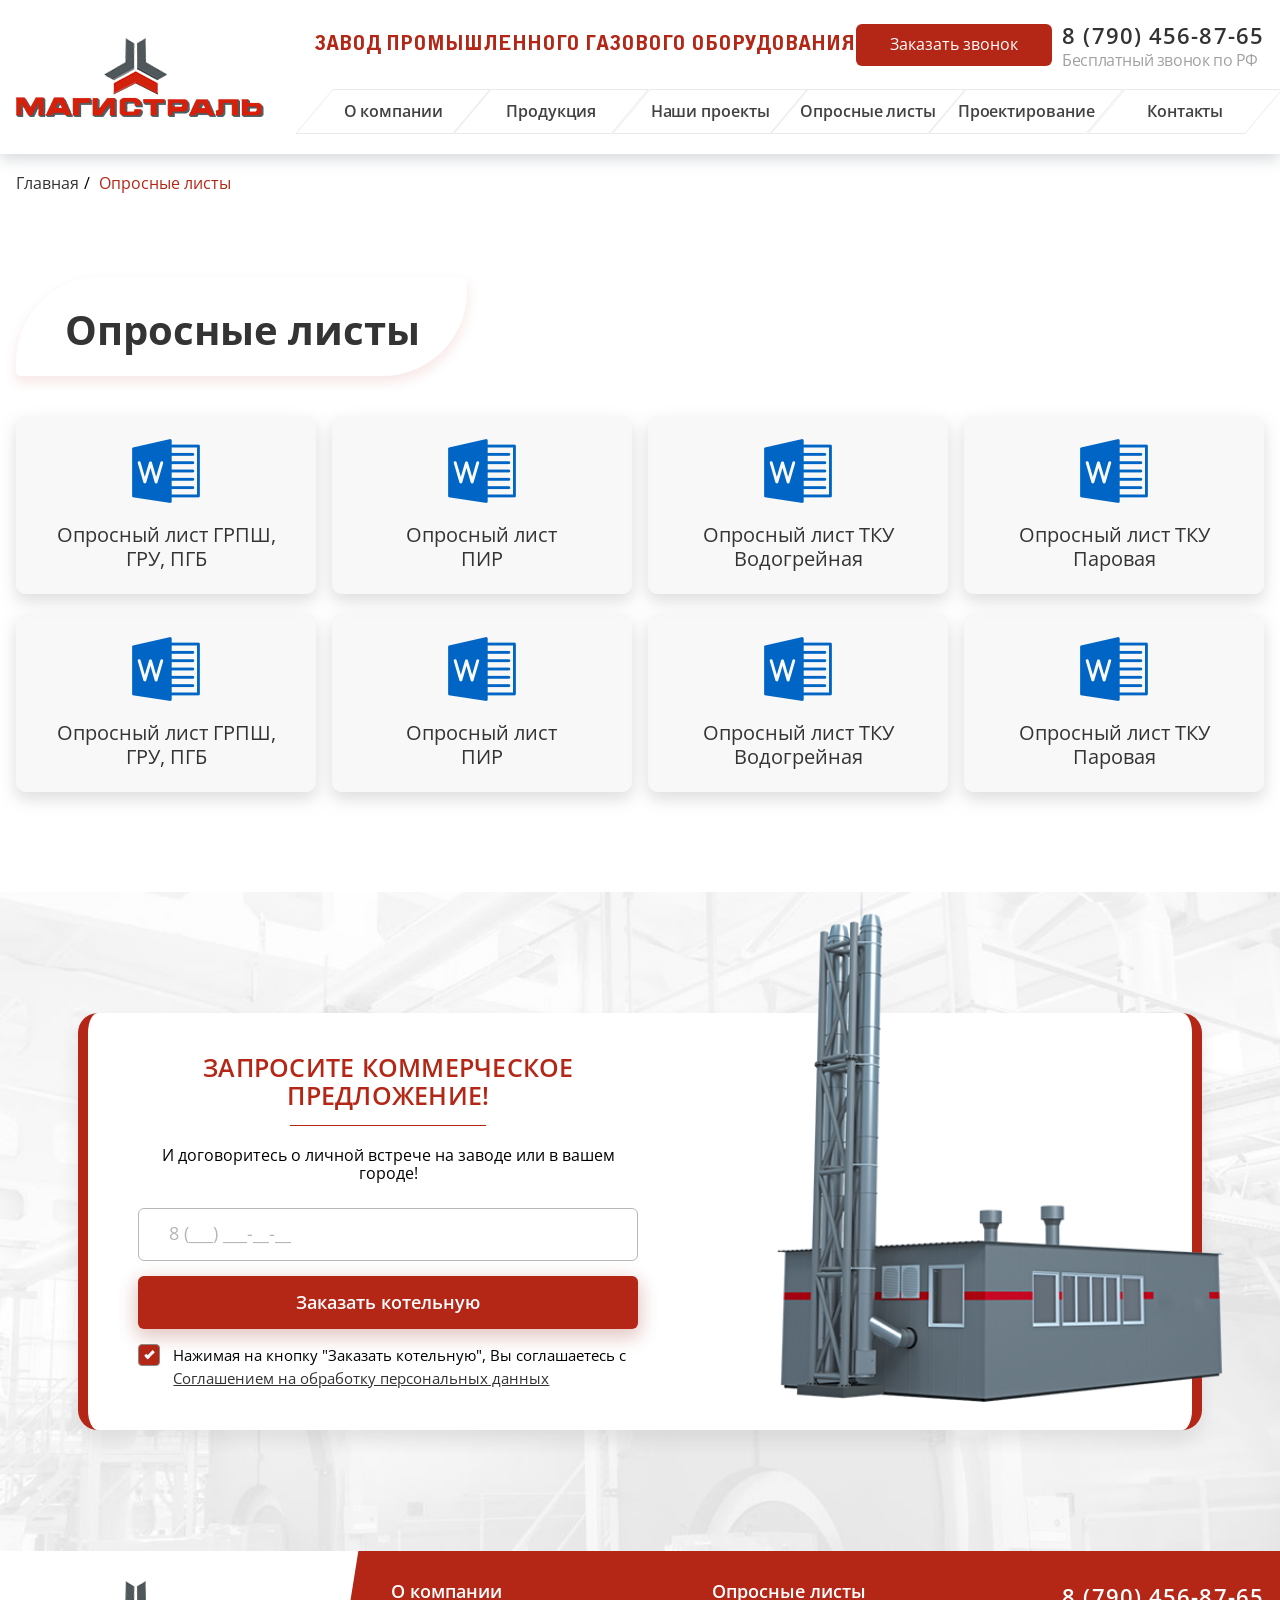
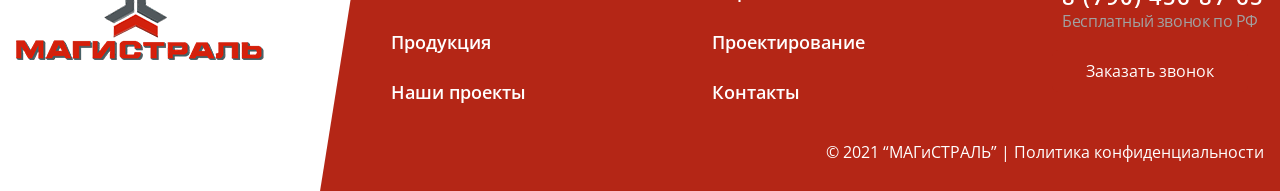
<file: question.html>
<!DOCTYPE html>
<html lang="ru-RU">
  <head>
    <meta charset="utf-8">
    <title>Опросные листы</title><!--[if IE]>
    <meta http-equiv="X-UA-Compatible" content="IE = edge"><![endif]-->
    <meta name="viewport" content="width=device-width,initial-scale=1">
    <meta name="keywords" content="">
    <link href="https://fonts.googleapis.com/css2?family=Open+Sans:wght@300;400;600;700;800&amp;display=swap" rel="stylesheet">
    <link rel="stylesheet" type="text/css" href="static/css/styles.min.css"><!--[if lt IE 9]>
    <script src="https://cdnjs.cloudflare.com/ajax/libs/html5shiv/3.7.3/html5shiv-printshiv.min.js"></script><![endif]-->
  </head>
  <body class="index-page">
    <div class="wrapper">
      <header class="header">
        <div class="container">
          <div class="header-wrapper df sb"><span class="top-title">Завод промышленного газового оборудования</span><a class="logo" href="/"><img src="static/images/general/logo.png" alt=""></a>
            <div class="header-left">
              <div class="header-left__top df"><span class="title">Завод промышленного газового оборудования</span><a class="btn" href="#">Заказать звонок</a>
                <div class="header-left__top-phone df fdc"><a href="tel:+77904568765">8 (790) 456-87-65</a><span>Бесплатный звонок по РФ</span></div>
              </div>
              <div class="header-left__bottom">
                <div class="sandwich-wrapper">
                  <div class="sandwich"><span class="sandwich-line"></span></div>
                </div>
                <div class="nav-wrapper">
                  <nav>
                    <ul>
                      <li><a href="/about.html">О компании</a></li>
                      <li><a href="">Продукция</a></li>
                      <li><a href="/projects.html">Наши проекты</a></li>
                      <li><a href="/question.html">Опросные листы</a></li>
                      <li><a href="">Проектирование</a></li>
                      <li><a href="">Контакты</a></li>
                    </ul>
                  </nav><a class="btn btn-mob" href="#">Заказать звонок</a>
                </div>
              </div>
            </div>
          </div>
        </div>
      </header>
      <div class="content">
        <section class="s-question">
          <div class="container">
            <div class="breadcrambs"><a href="#">Главная</a><span>/ </span><a href="#">Опросные листы</a></div>
            <div class="question">
              <h1 class="sec-title">Опросные листы</h1>
              <div class="question-items df sb">
                <div class="question-item df"><a class="question-item__link" href="#">
                    <div class="question-item__img"><img src="static/images/general/word.png" alt=""></div>
                    <p>Опросный лист ГРПШ, ГРУ, ПГБ</p></a></div>
                <div class="question-item df"><a class="question-item__link" href="#">
                    <div class="question-item__img"><img src="static/images/general/word.png" alt=""></div>
                    <p>Опросный лист ПИР</p></a></div>
                <div class="question-item df"><a class="question-item__link" href="#">
                    <div class="question-item__img"><img src="static/images/general/word.png" alt=""></div>
                    <p>Опросный лист ТКУ Водогрейная</p></a></div>
                <div class="question-item df"><a class="question-item__link" href="#">
                    <div class="question-item__img"><img src="static/images/general/word.png" alt=""></div>
                    <p>Опросный лист ТКУ Паровая</p></a></div>
                <div class="question-item df"><a class="question-item__link" href="#">
                    <div class="question-item__img"><img src="static/images/general/word.png" alt=""></div>
                    <p>Опросный лист ГРПШ, ГРУ, ПГБ</p></a></div>
                <div class="question-item df"><a class="question-item__link" href="#">
                    <div class="question-item__img"><img src="static/images/general/word.png" alt=""></div>
                    <p>Опросный лист ПИР</p></a></div>
                <div class="question-item df"><a class="question-item__link" href="#">
                    <div class="question-item__img"><img src="static/images/general/word.png" alt=""></div>
                    <p>Опросный лист ТКУ Водогрейная</p></a></div>
                <div class="question-item df"><a class="question-item__link" href="#">
                    <div class="question-item__img"><img src="static/images/general/word.png" alt=""></div>
                    <p>Опросный лист ТКУ Паровая</p></a></div>
              </div>
            </div>
          </div>
        </section>
        <section class="s-form-b sa-form-b sa-form-b-steam">
          <div class="container">
            <div class="form-b-wrapper">
              <form class="form-b form-img" action="">
                <div class="form-b-items">
                  <h2 class="form-b-title">Запросите коммерческое предложение!</h2>
                  <hr class="form-b-line">
                  <p class="form-b-text">И договоритесь о личной встрече на заводе или в вашем городе!</p>
                  <div class="form-b-group df sb">
                    <div class="form-b-group__block">
                      <input type="text" placeholder="8 (___) ___-__-__">
                    </div>
                    <div class="form-b-group__block">
                      <button class="btn btn-big">Заказать котельную</button>
                    </div>
                  </div>
                  <div class="form-b-radio"><label class="check-container">Нажимая на кнопку "Заказать котельную", Вы соглашаетесь с <a href="">Соглашением на обработку персональных данных</a>
<input type="checkbox" checked="checked">
<span class="checkmark"></span>
</label>
                  </div>
                </div>
                <div class="form-img__wrapper steam-form__img"><img src="static/images/general/fr1.png" alt=""></div>
              </form>
            </div>
          </div>
        </section>
      </div>
      <footer class="footer">
        <div class="container">
          <div class="footer-wrapper df">
            <div class="logo"><img src="static/images/general/logo.png" alt=""></div>
            <div class="footer-wrapper-right">
              <div class="footer-wrapper-right__top df sb">
                <div class="footer-wrapper-block">
                  <ul>
                    <li><a href="#">О компании</a></li>
                    <li><a href="#">Продукция</a></li>
                    <li><a href="#">Наши проекты</a></li>
                  </ul>
                </div>
                <div class="footer-wrapper-block">
                  <ul>
                    <li><a href="#">Опросные листы</a></li>
                    <li><a href="#">Проектирование</a></li>
                    <li><a href="#">Контакты</a></li>
                  </ul>
                </div>
                <div class="footer-wrapper-block">
                  <div class="header-left__top-phone df fdc"><a class="phone-footer" href="tel:+77904568765">8 (790) 456-87-65</a><span>Бесплатный звонок по РФ</span></div><a class="btn btn-footer" href="#">Заказать звонок</a>
                </div>
              </div>
              <div class="footer-wrapper-right__bottom">
                <p>© 2021 “МАГиСТРАЛЬ” | <a href="">Политика конфиденциальности</a></p>
              </div>
            </div>
          </div>
        </div>
      </footer>
    </div>
    <script src="static/js/jquery-3.3.1.min.js"></script>
    <script src="static/js/libs.min.js"></script>
    <script src="static/js/main.js"></script>
  </body>
</html>
</file>
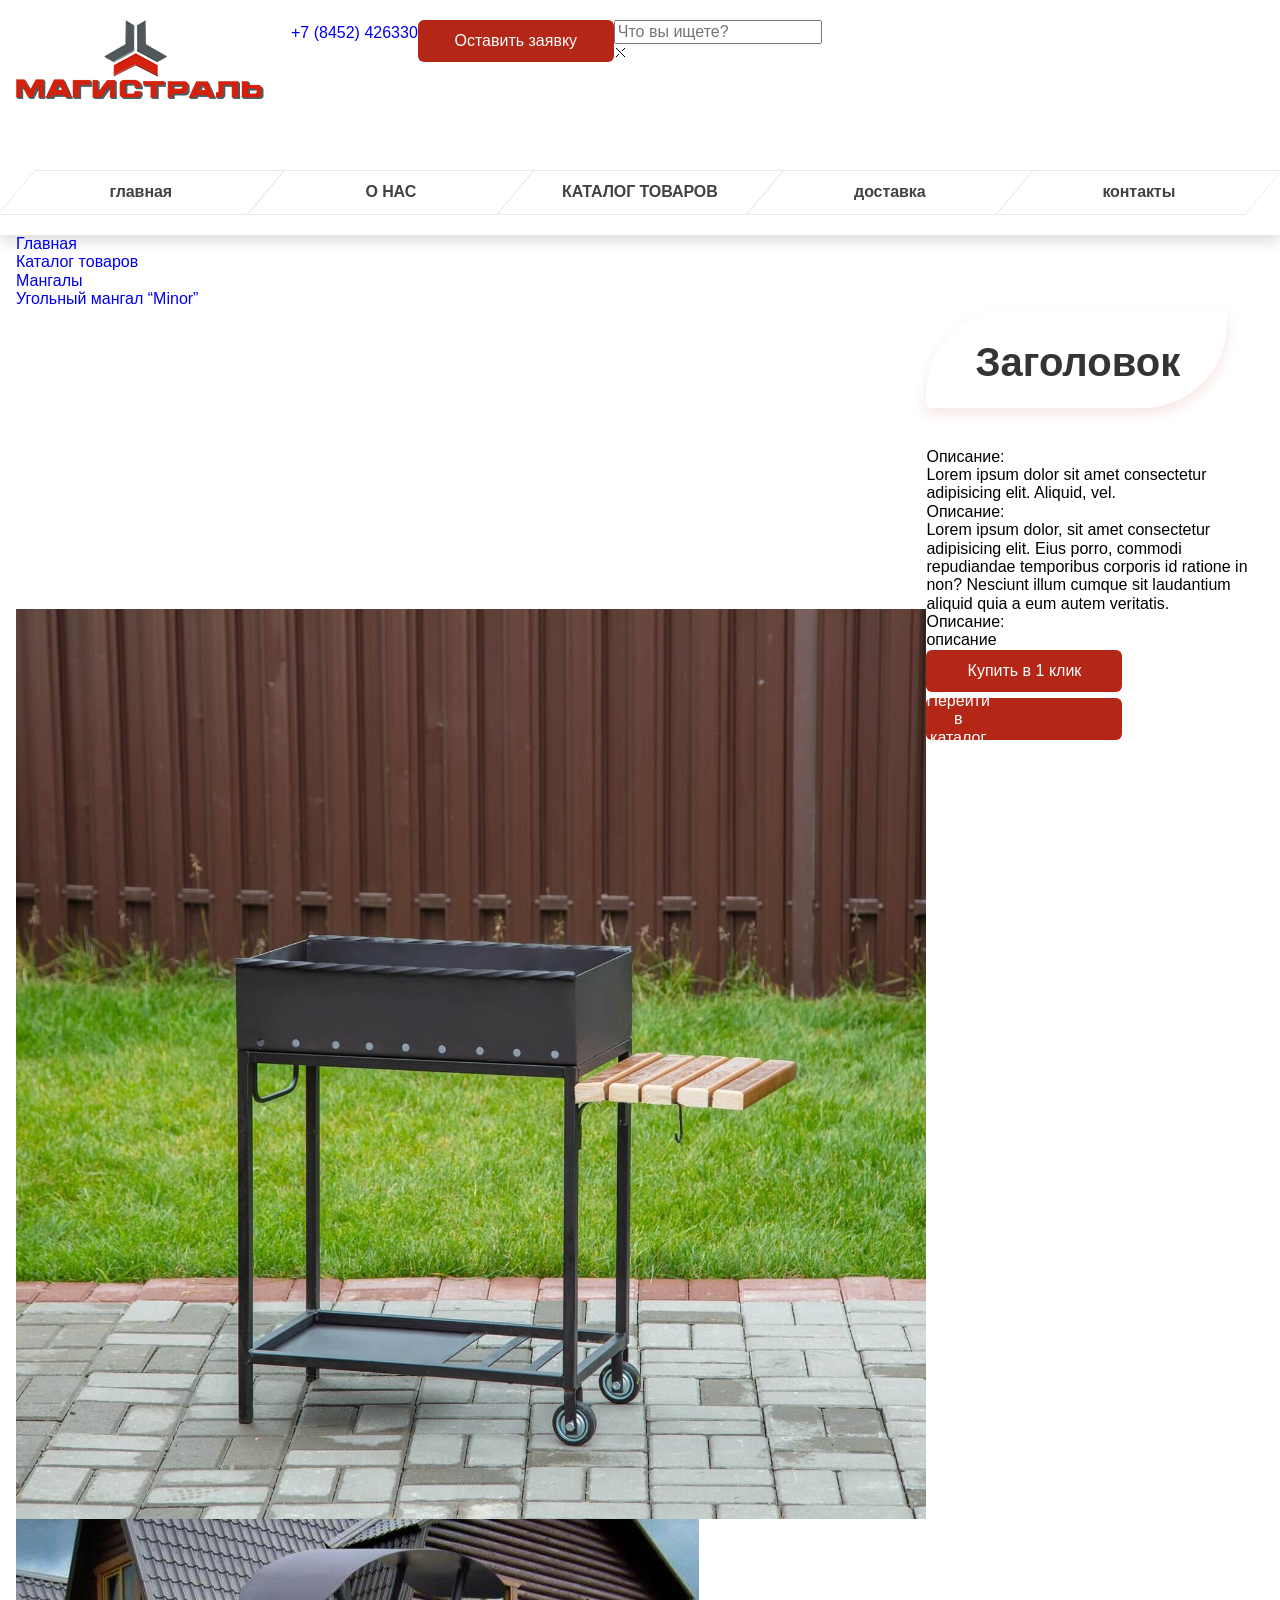
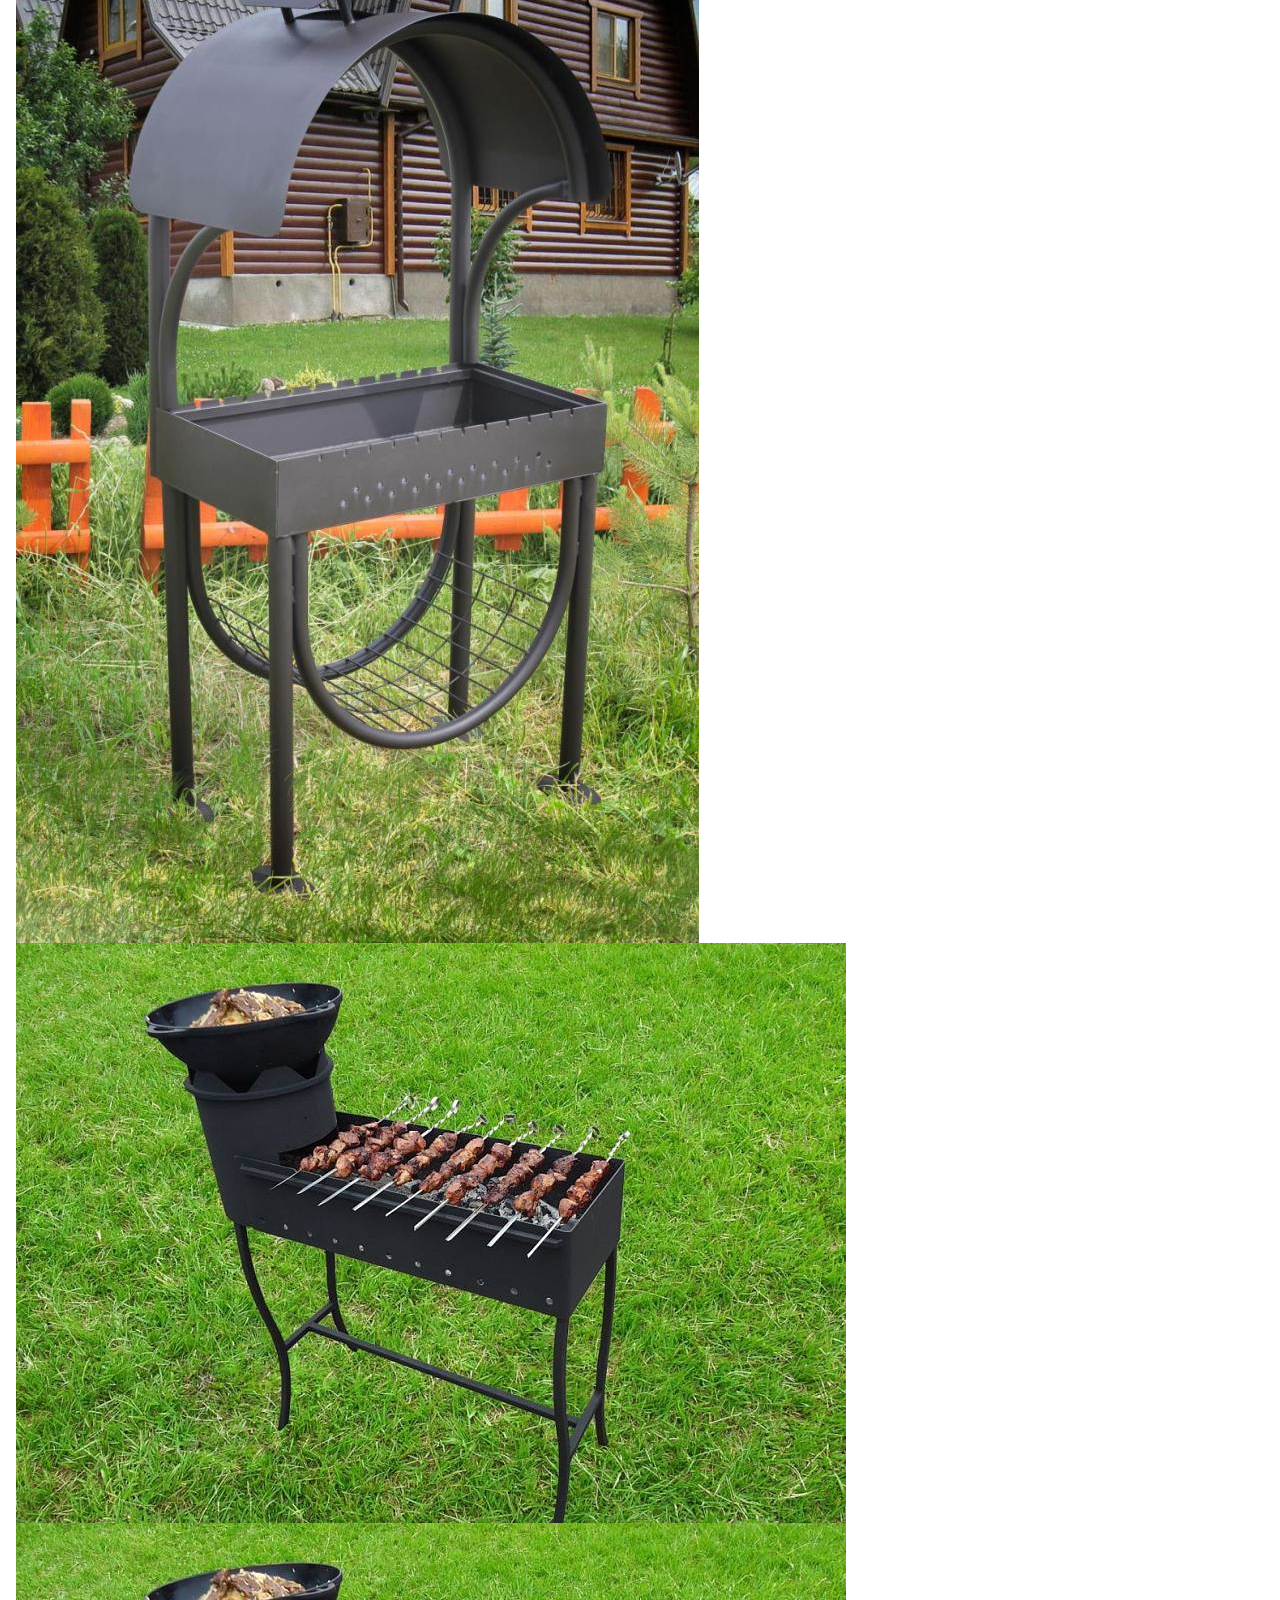
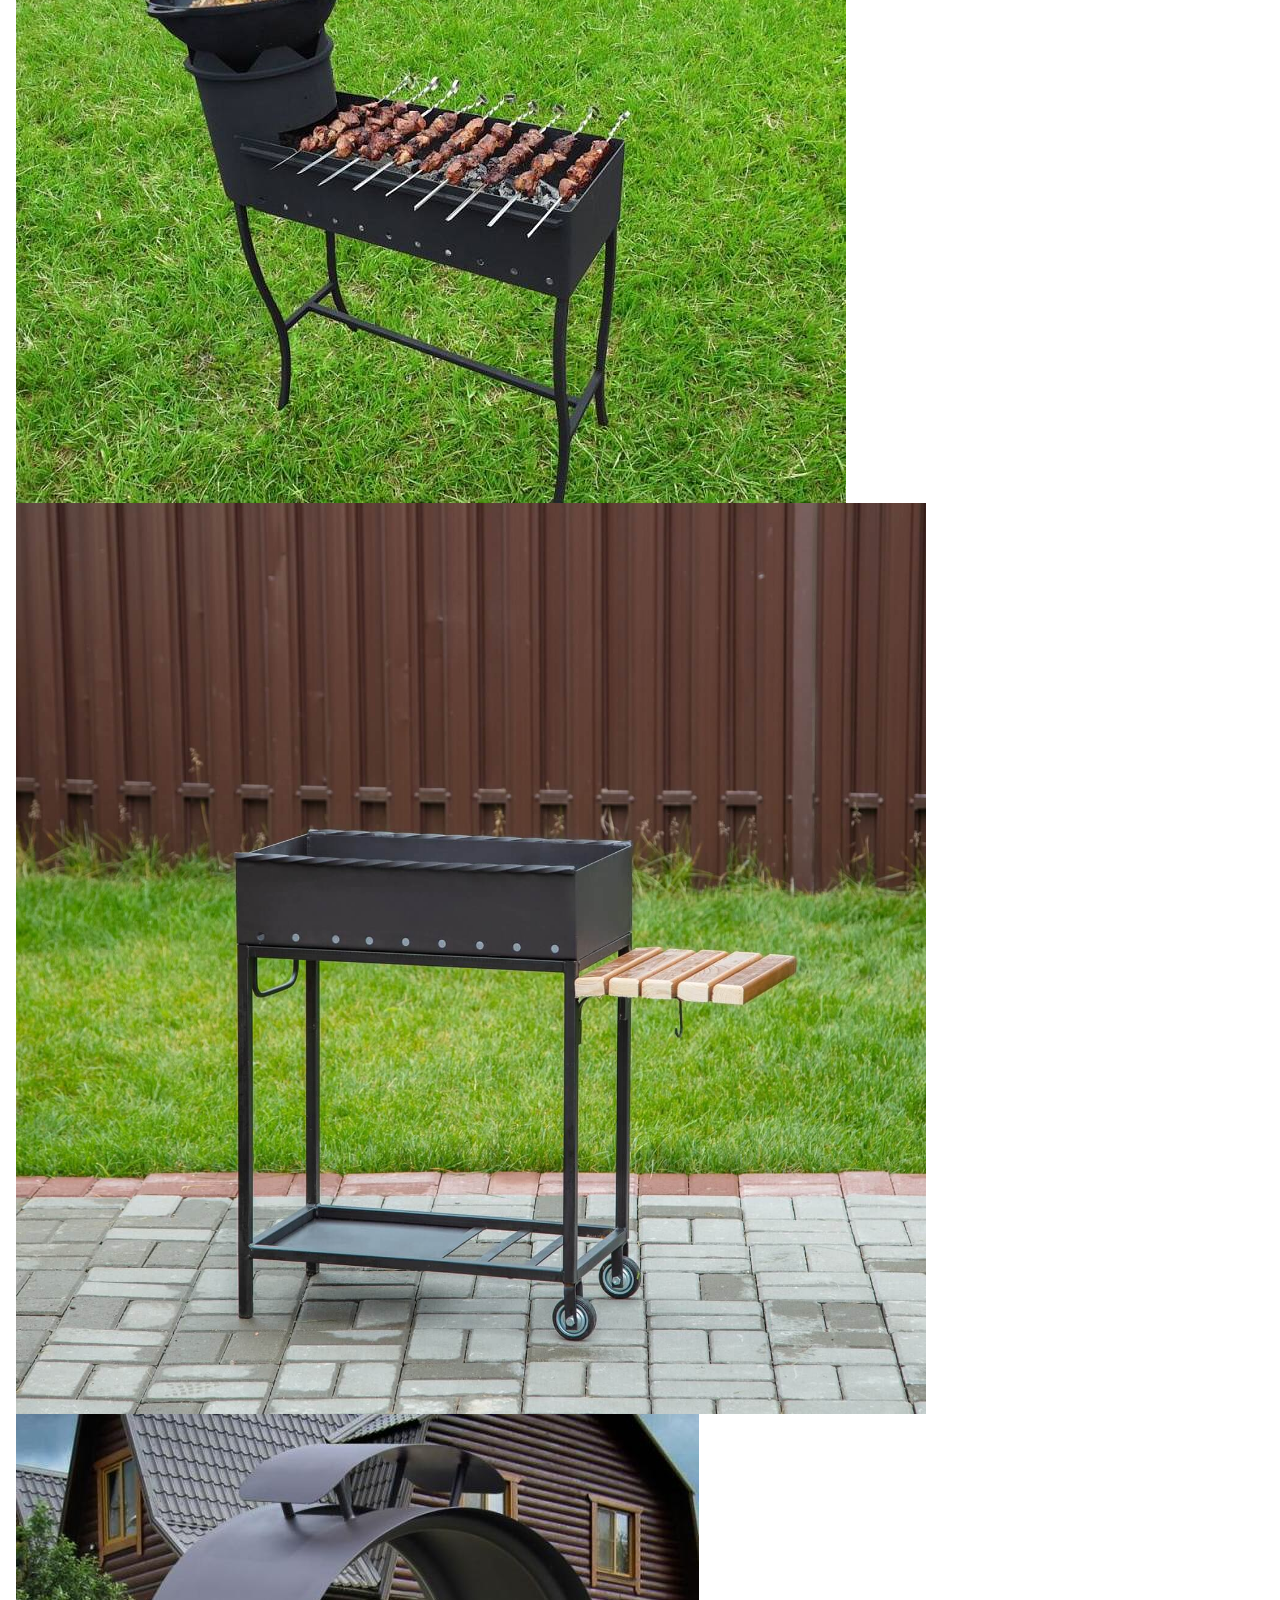
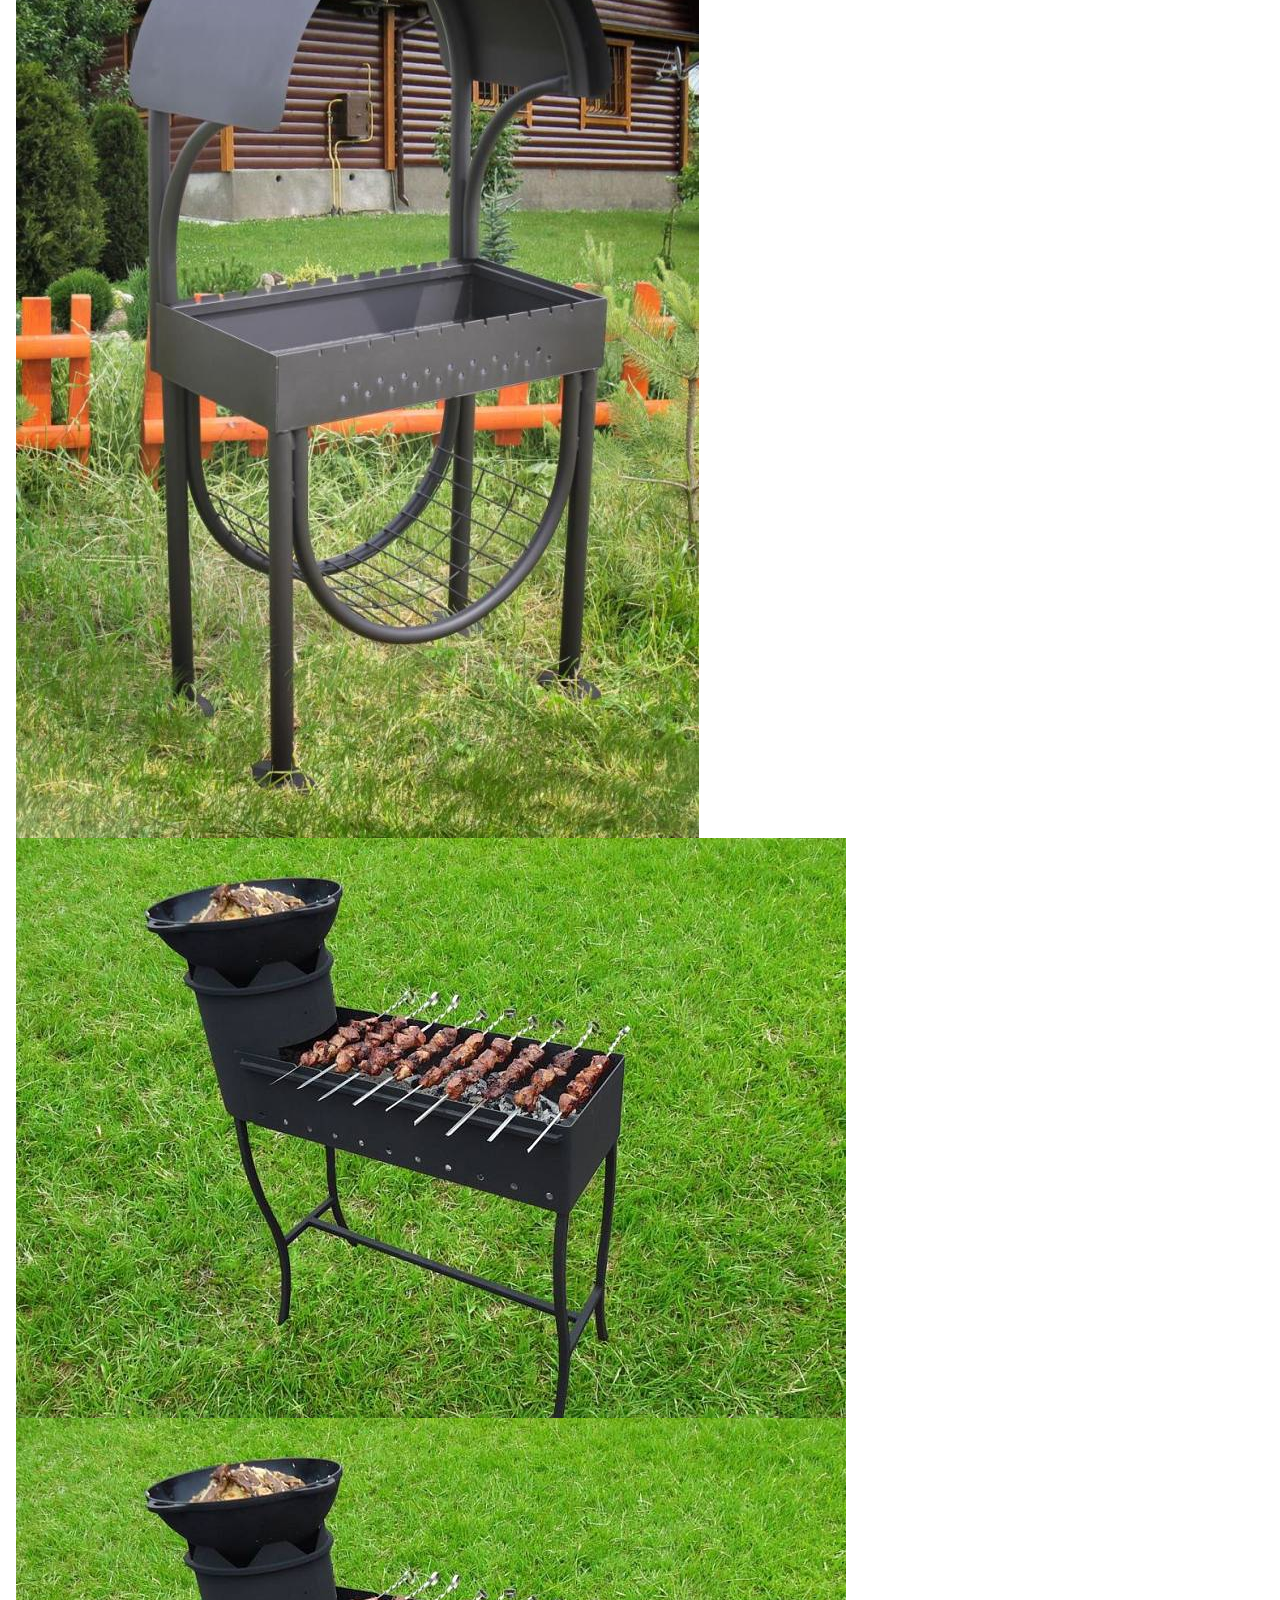
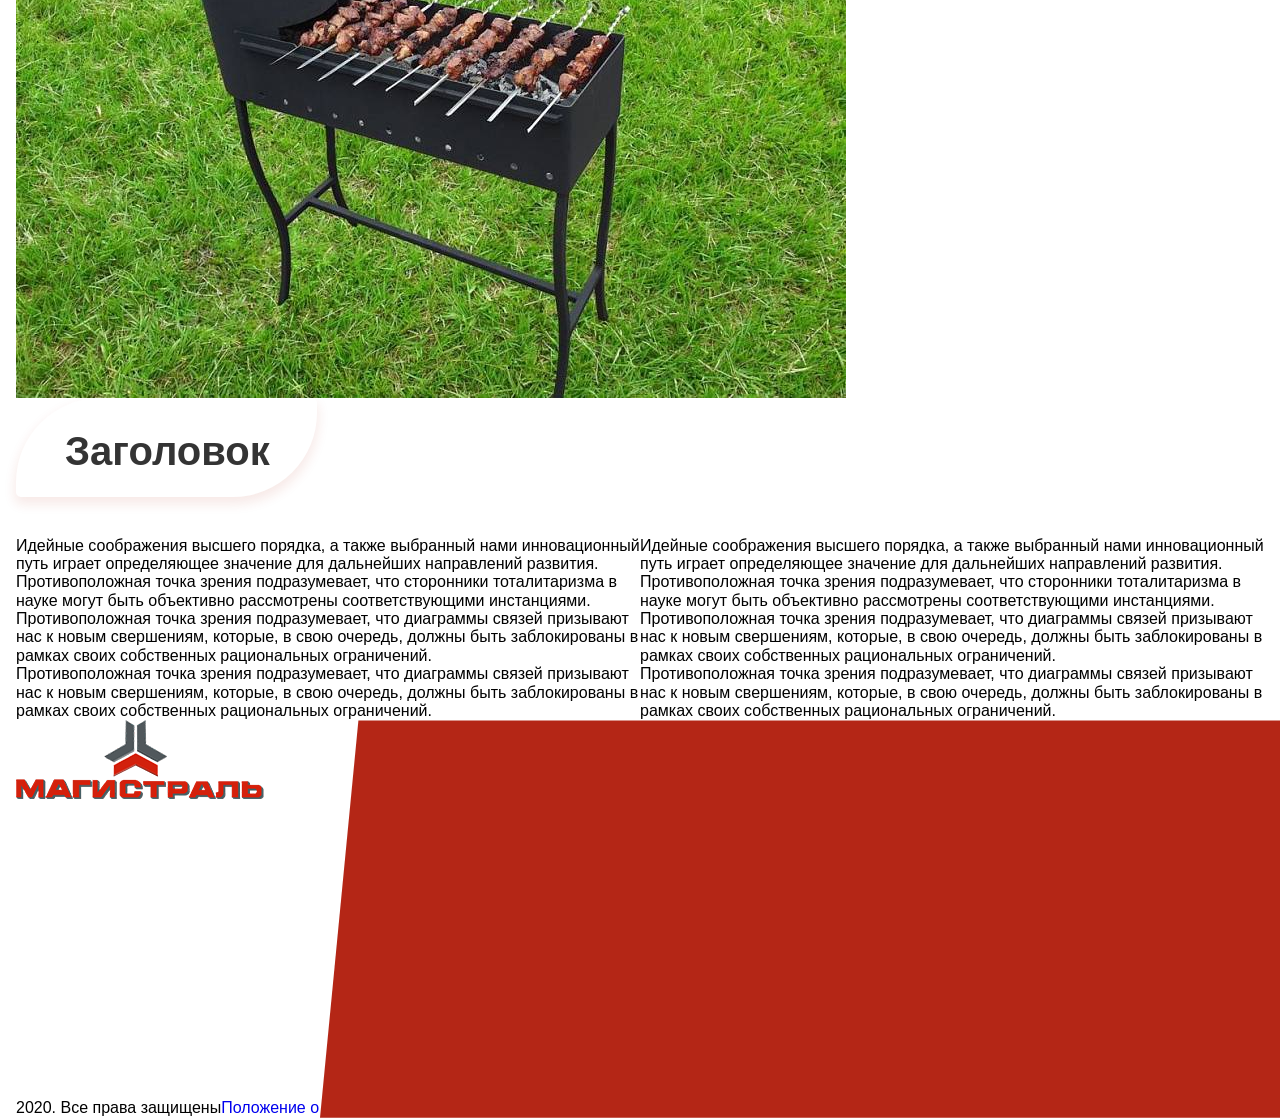
<file: single-prod.html>
<!DOCTYPE html>
<html lang="ru-RU">
  <head>
    <meta charset="utf-8">
    <title>Мангалы</title><!--[if IE]>
    <meta http-equiv="X-UA-Compatible" content="IE = edge"><![endif]-->
    <meta name="viewport" content="width=device-width,initial-scale=1">
    <meta name="keywords" content="">
    <link rel="stylesheet" type="text/css" href="static/css/styles.min.css"><!--[if lt IE 9]>
    <script src="https://cdnjs.cloudflare.com/ajax/libs/html5shiv/3.7.3/html5shiv-printshiv.min.js"></script><![endif]-->
  </head>
  <body class="index-page">
    <div class="wrapper">
      <header class="header">
        <div class="container">
          <div class="header-top df df-sp"><a class="logo" href="index.html"><img src="static/images/general/logo.png" alt=""></a>
            <div class="header-top__info df">
              <div class="header-top__phone"><a href="tel:+78452426330"><img src="static/images/general/phone.png" alt=""><span>+7 (8452) 426330</span></a></div>
              <div class="header-top__wrapper df"><a class="btn btn-border popup-modal" href="#test-modal">Оставить заявку</a>
                <div class="form-search__wrapper">
                  <form class="form-search">
                    <input type="search" method="get" title="Что вы ищете?" placeholder="Что вы ищете?">
                  </form><span class="form-search__close">&#9932;</span>
                </div>
                <div class="search">
                  <svg class="svg-sprite-icon icon-search search-icon">
                    <use xlink:href="static/images/svg/symbol/sprite.svg#search"></use>
                  </svg>
                </div>
              </div>
            </div>
          </div>
        </div>
        <div class="header-bottom">
          <div class="container">
            <div class="sandwich"><span class="sandwich-line"></span></div>
            <div class="nav-wrapper">
              <nav class="nav">
                <ul>
                  <li><a href="index.html">главная</a></li>
                  <li><a href="page-about.html">О НАС</a></li>
                  <li class="drop-down-li"><a href="page-catalog.html">КАТАЛОГ ТОВАРОВ</a>
                    <div class="drop-down-li__b">
                      <svg class="svg-sprite-icon icon-ar drop-down-li-ar">
                        <use xlink:href="static/images/svg/symbol/sprite.svg#ar"></use>
                      </svg>
                    </div>
                    <div class="drop-down__wrapper">
                      <ul class="drop-down">
                        <li><a href="page-simpleCat.html">мангалы</a></li>
                        <li><a href="#">коптильни</a></li>
                        <li><a href="#">печи барбекю</a></li>
                        <li><a href="#">гриль</a></li>
                        <li><a href="#">садовая мебель</a></li>
                        <li><a href="#">аксессуары</a></li>
                      </ul>
                    </div>
                  </li>
                  <li><a href="#">доставка</a></li>
                  <li><a href="contacts.html">контакты</a></li>
                </ul>
              </nav>
            </div>
          </div>
        </div>
      </header>
      <div class="content">
        <section class="s-sProd bl">
          <div class="container">
            <div class="sProd">
              <div class="breadcrumbs"><a href="#">Главная</a>
                <div class="breadcrumbs-mark"></div><a href="#">Каталог товаров</a>
                <div class="breadcrumbs-mark"></div><a href="#">Мангалы</a>
                <div class="breadcrumbs-mark"></div><a href="#">Угольный мангал “Minor”</a>
              </div>
              <div class="sProd-wrapper df df-sp">
                <div class="sProd-left">
                  <div class="navig-wrap">
                    <div class="navig navig-prev2">
                      <svg class="svg-sprite-icon icon-sar navig-icon">
                        <use xlink:href="static/images/svg/symbol/sprite.svg#sar"></use>
                      </svg>
                    </div>
                    <div class="navig navig-next2">
                      <svg class="svg-sprite-icon icon-sar navig-icon">
                        <use xlink:href="static/images/svg/symbol/sprite.svg#sar"></use>
                      </svg>
                    </div>
                  </div>
                  <div class="sProd-left__sliders">
                    <div class="slider-for"><img src="static/images/general/testPic.jpg" alt=""><img src="static/images/general/test2.jpg" alt=""><img src="static/images/general/test3.jpg" alt=""><img src="static/images/general/test3.jpg" alt=""></div>
                    <div class="sProd-left__line"></div>
                    <div class="slider-nav">
                      <div class="slider-nav__img"><img src="static/images/general/testPic.jpg" alt=""></div>
                      <div class="slider-nav__img"><img src="static/images/general/test2.jpg" alt=""></div>
                      <div class="slider-nav__img"><img src="static/images/general/test3.jpg" alt=""></div>
                      <div class="slider-nav__img"><img src="static/images/general/test3.jpg" alt=""></div>
                    </div>
                  </div>
                </div>
                <div class="sProd-right">
                  <h1 class="sec-title">Заголовок</h1>
                  <div class="sProd-right__text">
                    <div class="sProd-right__item"><span>Описание:</span>
                      <p>Lorem ipsum dolor sit amet consectetur adipisicing elit. Aliquid, vel.</p>
                    </div>
                    <div class="sProd-right__item"><span>Описание:</span>
                      <p>Lorem ipsum dolor, sit amet consectetur adipisicing elit. Eius porro, commodi repudiandae temporibus corporis id ratione in non? Nesciunt illum cumque sit laudantium aliquid quia a eum autem veritatis.</p>
                    </div>
                    <div class="sProd-right__item"><span>Описание:</span>
                      <p>описание</p>
                    </div>
                  </div>
                  <div class="sProd-right__btn"><a class="btn" href="#">Купить в 1 клик</a><a class="btn btn-grey" href="page-catalog.html"> <span>Перейти в каталог</span>
                      <svg class="svg-sprite-icon icon-ar btn-arrow">
                        <use xlink:href="static/images/svg/symbol/sprite.svg#ar"></use>
                      </svg></a></div>
                </div>
              </div>
            </div>
          </div>
        </section>
        <section class="s-aboutFront">
          <div class="container">
            <div class="aboutFront">
              <h2 class="sec-title">Заголовок</h2>
              <div class="aboutFront-descr df df-sp">
                <div class="aboutFront-block">
                  <p>Идейные соображения высшего порядка, а также выбранный нами инновационный путь играет определяющее значение для дальнейших направлений развития. Противоположная точка зрения подразумевает, что сторонники тоталитаризма в науке могут быть объективно рассмотрены соответствующими инстанциями. Противоположная точка зрения подразумевает, что диаграммы связей призывают нас к новым свершениям, которые, в свою очередь, должны быть заблокированы в рамках своих собственных рациональных ограничений.</p>
                  <p>Противоположная точка зрения подразумевает, что диаграммы связей призывают нас к новым свершениям, которые, в свою очередь, должны быть заблокированы в рамках своих собственных рациональных ограничений.</p>
                </div>
                <div class="aboutFront-block">
                  <p>Идейные соображения высшего порядка, а также выбранный нами инновационный путь играет определяющее значение для дальнейших направлений развития. Противоположная точка зрения подразумевает, что сторонники тоталитаризма в науке могут быть объективно рассмотрены соответствующими инстанциями. Противоположная точка зрения подразумевает, что диаграммы связей призывают нас к новым свершениям, которые, в свою очередь, должны быть заблокированы в рамках своих собственных рациональных ограничений.</p>
                  <p>Противоположная точка зрения подразумевает, что диаграммы связей призывают нас к новым свершениям, которые, в свою очередь, должны быть заблокированы в рамках своих собственных рациональных ограничений.</p>
                </div>
              </div>
            </div>
          </div>
        </section>
      </div>
      <footer class="footer">
        <div class="container">
          <div class="footer-top df df-sp">
            <div class="footer-top__left">
              <div class="logo"><img src="static/images/general/logo.png" alt=""></div>
              <div class="footer-top__social"><a href="#">
                  <svg class="svg-sprite-icon icon-vk footer-top__icon">
                    <use xlink:href="static/images/svg/symbol/sprite.svg#vk"></use>
                  </svg></a><a href="#">
                  <svg class="svg-sprite-icon icon-face footer-top__icon">
                    <use xlink:href="static/images/svg/symbol/sprite.svg#face"></use>
                  </svg></a><a href="#">
                  <svg class="svg-sprite-icon icon-inst footer-top__icon footer-top__inst">
                    <use xlink:href="static/images/svg/symbol/sprite.svg#inst"></use>
                  </svg></a><a href="#">
                  <svg class="svg-sprite-icon icon-mm footer-top__icon">
                    <use xlink:href="static/images/svg/symbol/sprite.svg#mm"></use>
                  </svg></a></div>
            </div>
            <div class="footer-top__right"><span class="title">Информация</span>
              <ul>
                <li><a href="page-about.html">О компании</a></li>
                <li><a href="#">Доставка и оплата</a></li>
                <li><a href="contacts.html">Контакты</a></li>
              </ul>
            </div>
          </div>
          <div class="footer-bottom df">
            <p>2020. Все права защищены</p>
            <div class="footer-bottom__pol"> <a href="#">Положение о персональных данных</a><a href="#">Политика конфиденциальности</a><a href="#">Пользовательское соглашение</a></div>
          </div>
        </div>
      </footer>
      <div class="mfp-hide mfp-inline-holder white-popup-block" id="test-modal">
        <div class="test-modal">
          <form class="form-js form-js1" enctype="multipart/form-data" method="post" id="form-js1">
            <div class="form-js1-wrap">
              <div class="sec-title">Оставить заявку</div>
              <p>Если Вы заинтересовались нашей продукцией, то Вы можете оставить заявку и мы свяжемся с Вами для совершения заказа.</p>
              <div class="form-js1-input">
                <input class="form-js1-text input-text" type="text" name="nameFF" placeholder="Ваше имя...">
              </div>
              <div class="form-js1-input">
                <input class="input-text mask validate" type="text" name="telFF" placeholder="Номер телефона...">
              </div>
              <div class="form-js1-input">
                <input class="form-js1-text input-text" type="text" name="townFF" placeholder="Город доставки">
              </div>
              <div class="form-js1-btnW">
                <div class="popup-form__btn">
                  <div class="button btn form-button btn-grey"><span>Подписаться</span></div>
                  <input class="button-submit" type="submit">
                  <input class="form-metka" type="hidden" name="metkaFF" value>
                  <input class="form-city" type="hidden" name="cityFF" value>
                </div>
                <div class="popup-form__check popup-form__check--test">Нажимая на кнопку "Отправить" я соглашаюсь с <a href="/Polozhenie.pdf" rel="nofollow">Положением о персональных данных</a>, <a href="/Politika.pdf" rel="nofollow">Политикой конфиденциальности</a> и <a href="/Soglashenie.pdf" rel="nofollow">Пользовательским соглашением</a>.
                  <label class="confidencial__checked">
                    <input type="checkbox" name="checked" value="Согласен" checked><span></span>
                  </label>
                </div>
              </div>
            </div>
          </form>
          <div class="popup-form--wrap form-ok form-js1-ok">
            <div class="popup-form__title">Спасибо<br> за обращение</div>
            <div class="popup-form__desc">Менеджер свяжется с вами по указанному номеру<br> в ближайшее время.</div>
          </div>
        </div>
      </div>
    </div>
    <script src="static/js/jquery-3.3.1.min.js"></script>
    <script src="static/js/libs.min.js"></script>
    <script src="static/js/main.js"></script>
  </body>
</html>
</file>
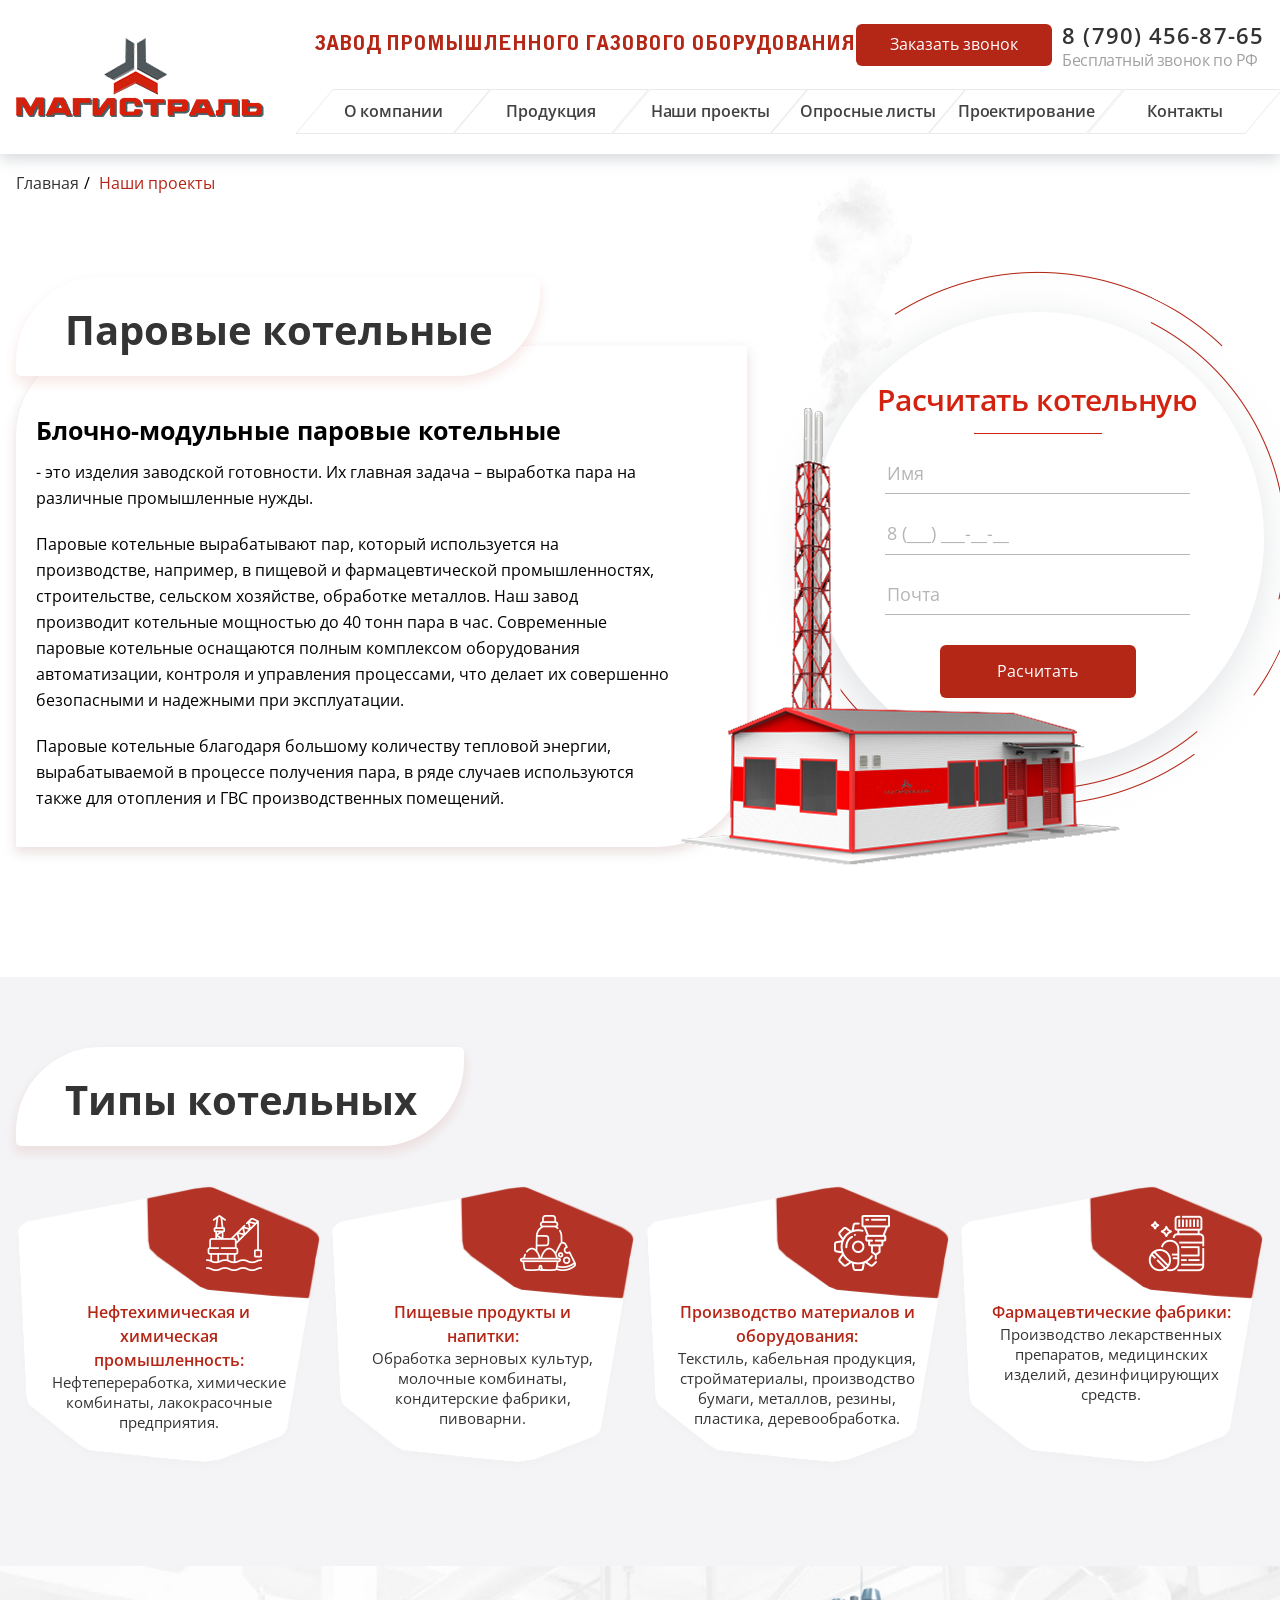
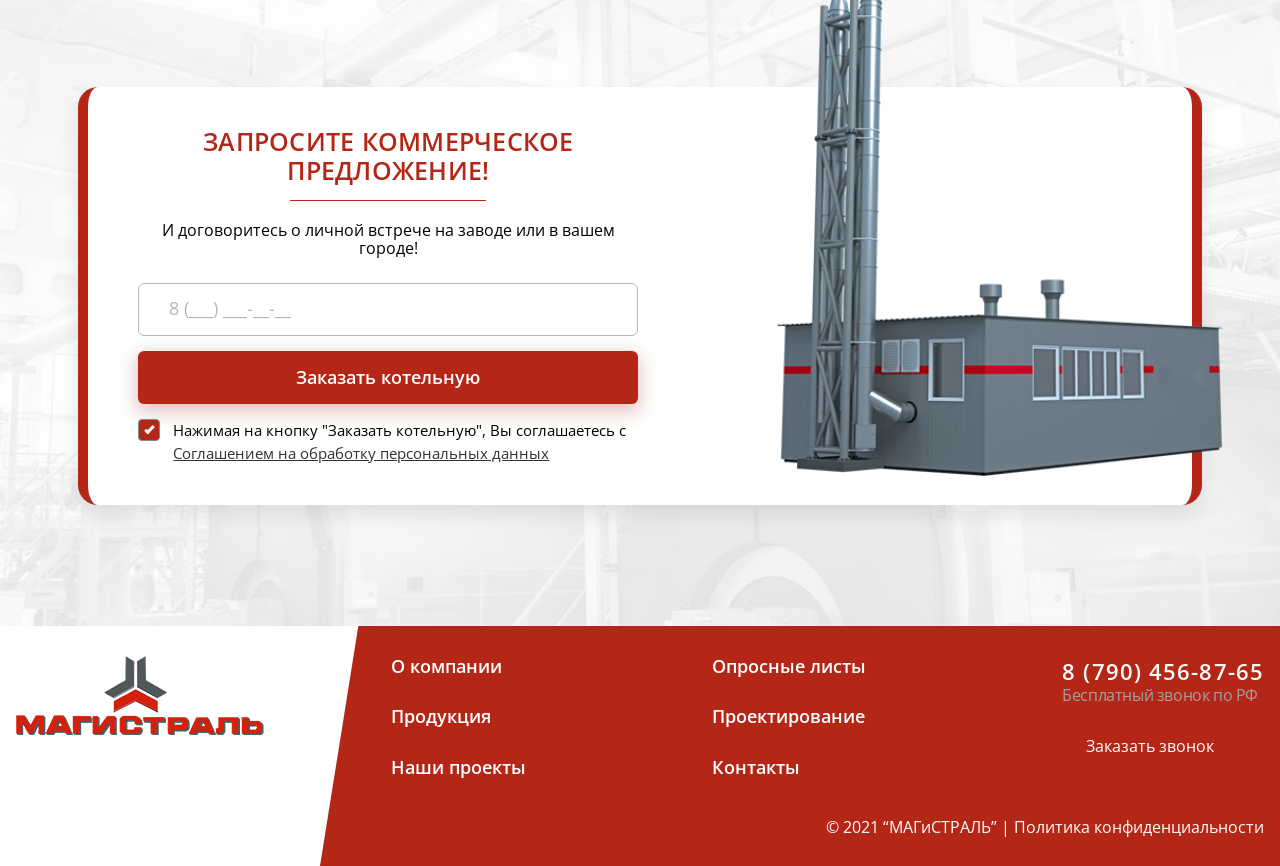
<file: steam.html>
<!DOCTYPE html>
<html lang="ru-RU">
  <head>
    <meta charset="utf-8">
    <title>Паровые котельные</title><!--[if IE]>
    <meta http-equiv="X-UA-Compatible" content="IE = edge"><![endif]-->
    <meta name="viewport" content="width=device-width,initial-scale=1">
    <meta name="keywords" content="">
    <link href="https://fonts.googleapis.com/css2?family=Open+Sans:wght@300;400;600;700;800&amp;display=swap" rel="stylesheet">
    <link rel="stylesheet" type="text/css" href="static/css/styles.min.css"><!--[if lt IE 9]>
    <script src="https://cdnjs.cloudflare.com/ajax/libs/html5shiv/3.7.3/html5shiv-printshiv.min.js"></script><![endif]-->
  </head>
  <body class="index-page">
    <div class="wrapper">
      <header class="header">
        <div class="container">
          <div class="header-wrapper df sb"><span class="top-title">Завод промышленного газового оборудования</span><a class="logo" href="/"><img src="static/images/general/logo.png" alt=""></a>
            <div class="header-left">
              <div class="header-left__top df"><span class="title">Завод промышленного газового оборудования</span><a class="btn" href="#">Заказать звонок</a>
                <div class="header-left__top-phone df fdc"><a href="tel:+77904568765">8 (790) 456-87-65</a><span>Бесплатный звонок по РФ</span></div>
              </div>
              <div class="header-left__bottom">
                <div class="sandwich-wrapper">
                  <div class="sandwich"><span class="sandwich-line"></span></div>
                </div>
                <div class="nav-wrapper">
                  <nav>
                    <ul>
                      <li><a href="/about.html">О компании</a></li>
                      <li><a href="">Продукция</a></li>
                      <li><a href="/projects.html">Наши проекты</a></li>
                      <li><a href="/question.html">Опросные листы</a></li>
                      <li><a href="">Проектирование</a></li>
                      <li><a href="">Контакты</a></li>
                    </ul>
                  </nav><a class="btn btn-mob" href="#">Заказать звонок</a>
                </div>
              </div>
            </div>
          </div>
        </div>
      </header>
      <div class="content">
        <section class="s-steam">
          <div class="container">
            <div class="breadcrambs"><a href="#">Главная</a><span>/ </span><a href="#">Наши проекты</a></div>
            <div class="steam">
              <div class="steam-wrapper df">
                <div class="steam-text">
                  <h2 class="sec-title">Паровые котельные</h2>
                  <div class="steam-text__wrapper">
                    <h3 class="steam-text__title">Блочно-модульные паровые котельные</h3>
                    <div class="steam-text__p">
                      <p>- это изделия заводской готовности. Их главная задача – выработка пара на различные промышленные нужды.</p>
                      <p>Паровые котельные вырабатывают пар, который используется на производстве, например, в пищевой и фармацевтической промышленностях, строительстве, сельском хозяйстве, обработке металлов. Наш завод производит котельные мощностью до 40 тонн пара в час. Современные паровые котельные оснащаются полным комплексом оборудования автоматизации, контроля и управления процессами, что делает их совершенно безопасными и надежными при эксплуатации.</p>
                      <p>Паровые котельные благодаря большому количеству тепловой энергии, вырабатываемой в процессе получения пара, в ряде случаев используются также  для отопления и ГВС производственных помещений.</p>
                    </div>
                  </div>
                </div>
                <div class="banner-right steam-right">
                  <form class="form form-banner form-banner__smoke form-float" action="">
                    <div class="form-float__img"><img src="static/images/general/redF.png" alt=""></div><span class="form-banner-title">Расчитать котельную</span>
                    <hr class="form-banner-line">
                    <div class="form-banner-wrapper">
                      <div class="form-banner-group">
                        <input type="text" placeholder="Имя">
                      </div>
                      <div class="form-banner-group">
                        <input type="text" placeholder="8 (___) ___-__-__">
                      </div>
                      <div class="form-banner-group">
                        <input type="text" placeholder="Почта">
                      </div>
                      <div class="form-banner-btn">
                        <button class="btn btn-banner-form">Расчитать </button>
                      </div>
                    </div>
                  </form>
                </div>
              </div>
            </div>
          </div>
        </section>
        <section class="s-tipes">
          <div class="container">
            <div class="tipes">
              <h2 class="sec-title">Типы котельных</h2>
              <div class="tipes-items df sb">
                <div class="tipes-item">
                  <div class="tipes-item__top"><img src="static/images/general/st1.png" alt=""></div>
                  <div class="tipes-item__text"><span>Нефтехимическая и химическая промышленность:</span>
                    <p>Нефтепереработка, химические комбинаты, лакокрасочные предприятия.</p>
                  </div>
                </div>
                <div class="tipes-item">
                  <div class="tipes-item__top"><img src="static/images/general/st2.png" alt=""></div>
                  <div class="tipes-item__text"><span>Пищевые продукты и напитки:</span>
                    <p>Обработка зерновых культур, молочные комбинаты, кондитерские фабрики, пивоварни.</p>
                  </div>
                </div>
                <div class="tipes-item">
                  <div class="tipes-item__top"><img src="static/images/general/st3.png" alt=""></div>
                  <div class="tipes-item__text"><span>Производство материалов и оборудования:</span>
                    <p>Текстиль, кабельная продукция, стройматериалы, производство бумаги, металлов, резины, пластика, деревообработка.</p>
                  </div>
                </div>
                <div class="tipes-item">
                  <div class="tipes-item__top"><img src="static/images/general/st4.png" alt=""></div>
                  <div class="tipes-item__text"><span>Фармацевтические фабрики:</span>
                    <p>Производство лекарственных препаратов, медицинских изделий, дезинфицирующих средств.</p>
                  </div>
                </div>
              </div>
            </div>
          </div>
        </section>
        <section class="s-form-b sa-form-b sa-form-b-steam">
          <div class="container">
            <div class="form-b-wrapper">
              <form class="form-b form-img" action="">
                <div class="form-b-items">
                  <h2 class="form-b-title">Запросите коммерческое предложение!</h2>
                  <hr class="form-b-line">
                  <p class="form-b-text">И договоритесь о личной встрече на заводе или в вашем городе!</p>
                  <div class="form-b-group df sb">
                    <div class="form-b-group__block">
                      <input type="text" placeholder="8 (___) ___-__-__">
                    </div>
                    <div class="form-b-group__block">
                      <button class="btn btn-big">Заказать котельную</button>
                    </div>
                  </div>
                  <div class="form-b-radio"><label class="check-container">Нажимая на кнопку "Заказать котельную", Вы соглашаетесь с <a href="">Соглашением на обработку персональных данных</a>
<input type="checkbox" checked="checked">
<span class="checkmark"></span>
</label>
                  </div>
                </div>
                <div class="form-img__wrapper steam-form__img"><img src="static/images/general/fr1.png" alt=""></div>
              </form>
            </div>
          </div>
        </section>
      </div>
      <footer class="footer">
        <div class="container">
          <div class="footer-wrapper df">
            <div class="logo"><img src="static/images/general/logo.png" alt=""></div>
            <div class="footer-wrapper-right">
              <div class="footer-wrapper-right__top df sb">
                <div class="footer-wrapper-block">
                  <ul>
                    <li><a href="#">О компании</a></li>
                    <li><a href="#">Продукция</a></li>
                    <li><a href="#">Наши проекты</a></li>
                  </ul>
                </div>
                <div class="footer-wrapper-block">
                  <ul>
                    <li><a href="#">Опросные листы</a></li>
                    <li><a href="#">Проектирование</a></li>
                    <li><a href="#">Контакты</a></li>
                  </ul>
                </div>
                <div class="footer-wrapper-block">
                  <div class="header-left__top-phone df fdc"><a class="phone-footer" href="tel:+77904568765">8 (790) 456-87-65</a><span>Бесплатный звонок по РФ</span></div><a class="btn btn-footer" href="#">Заказать звонок</a>
                </div>
              </div>
              <div class="footer-wrapper-right__bottom">
                <p>© 2021 “МАГиСТРАЛЬ” | <a href="">Политика конфиденциальности</a></p>
              </div>
            </div>
          </div>
        </div>
      </footer>
    </div>
    <script src="static/js/jquery-3.3.1.min.js"></script>
    <script src="static/js/libs.min.js"></script>
    <script src="static/js/main.js"></script>
  </body>
</html>
</file>
